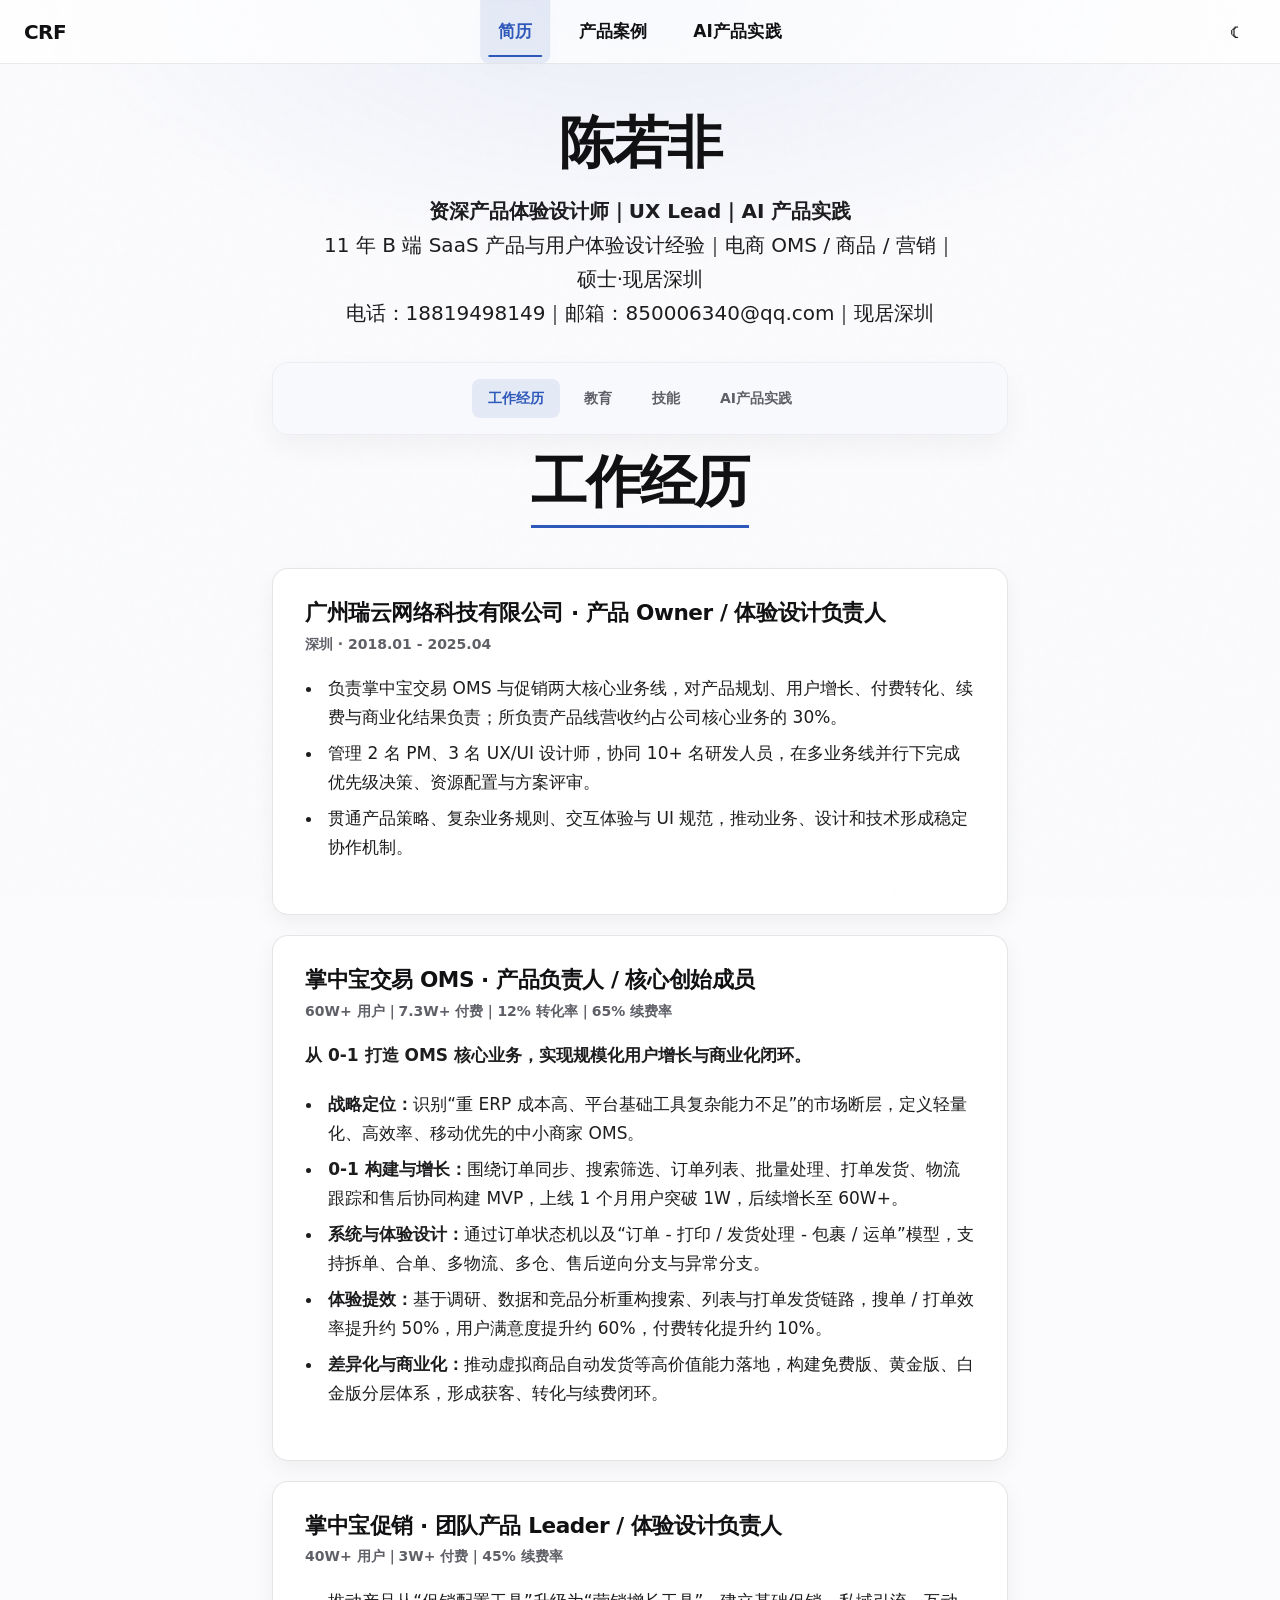
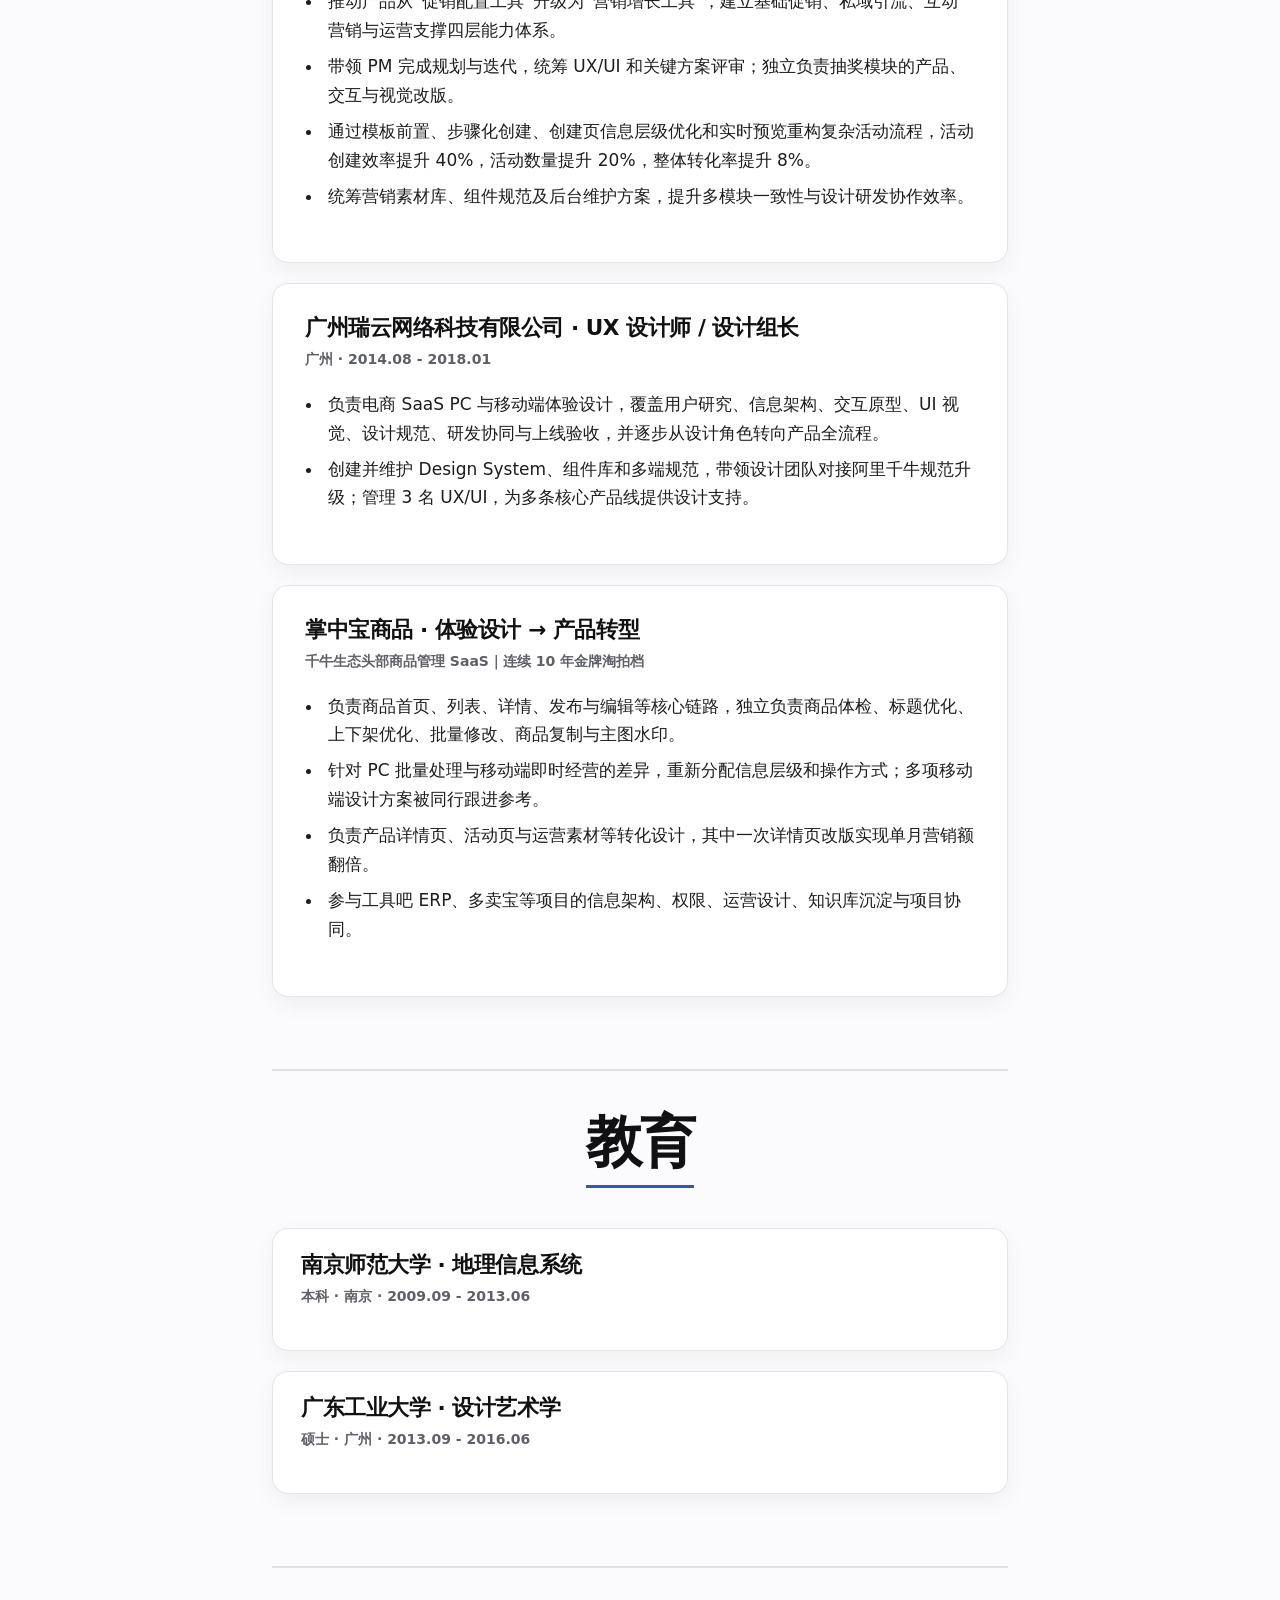
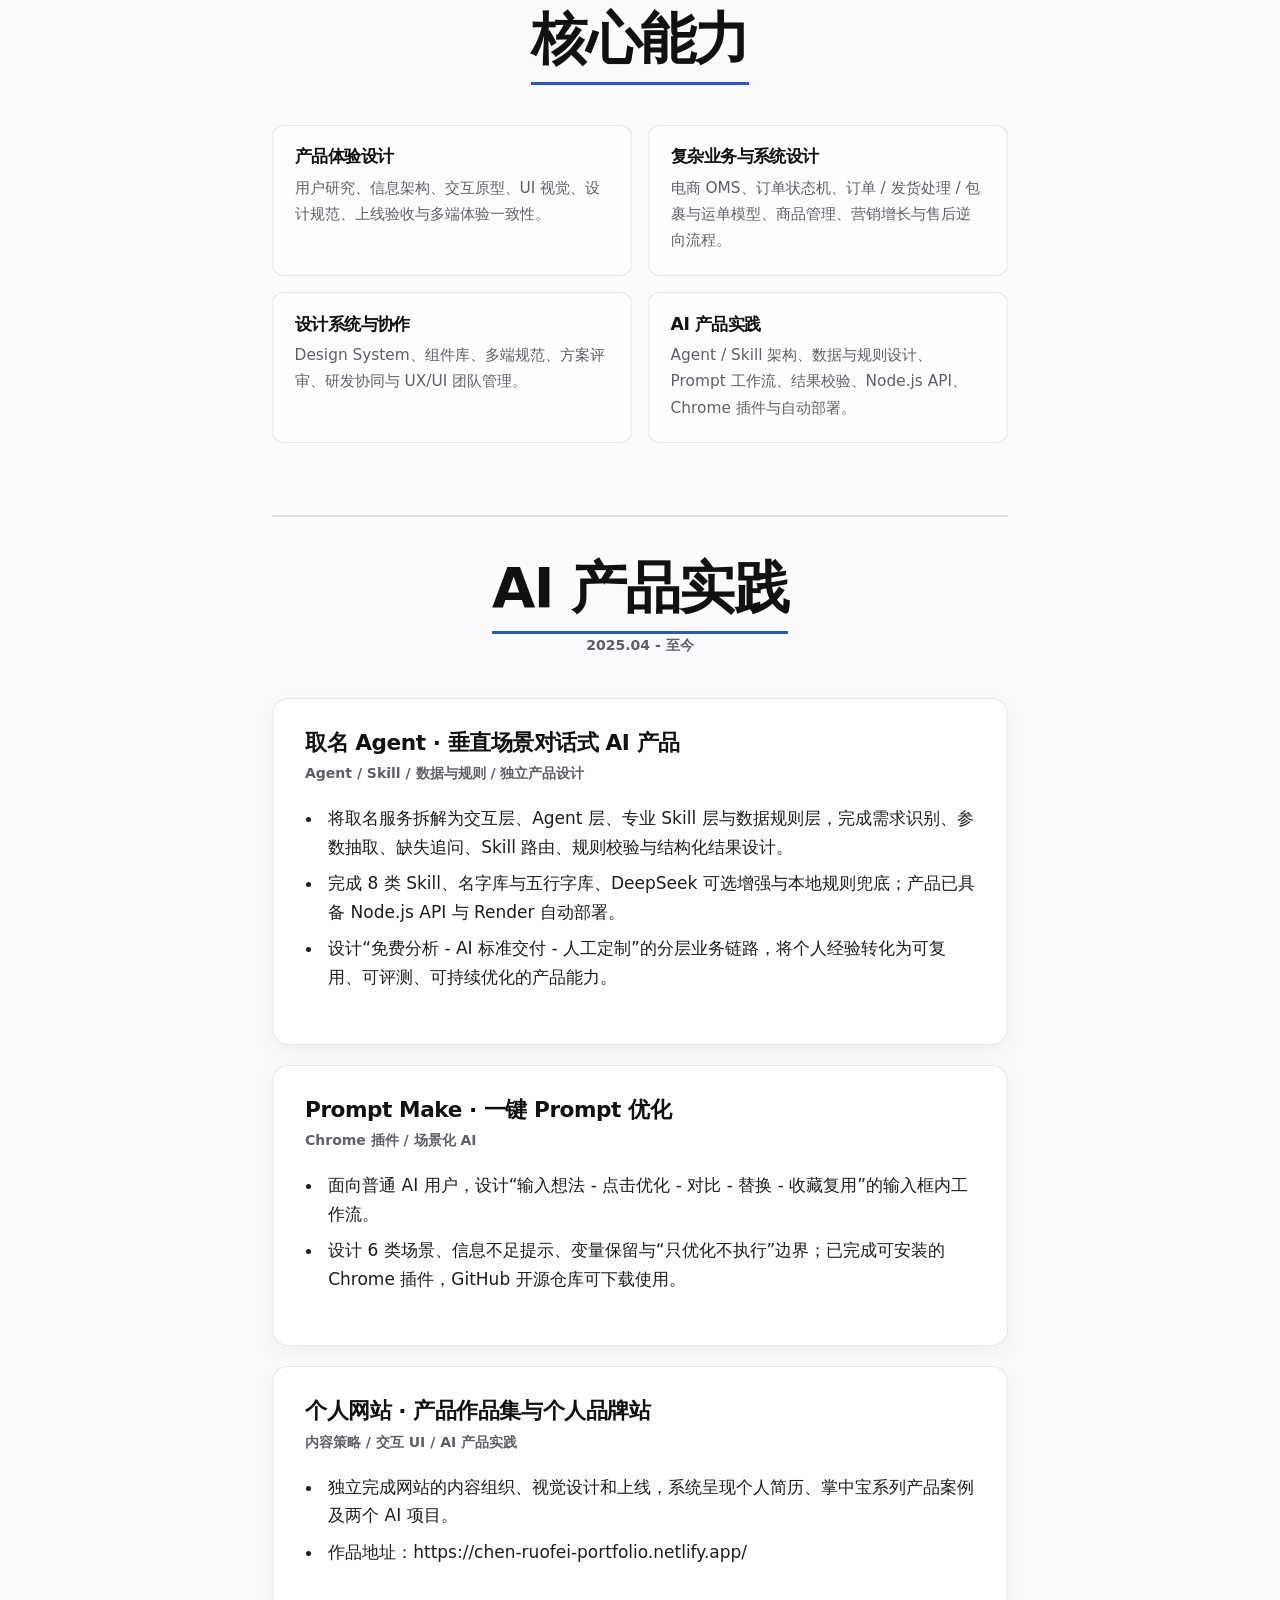
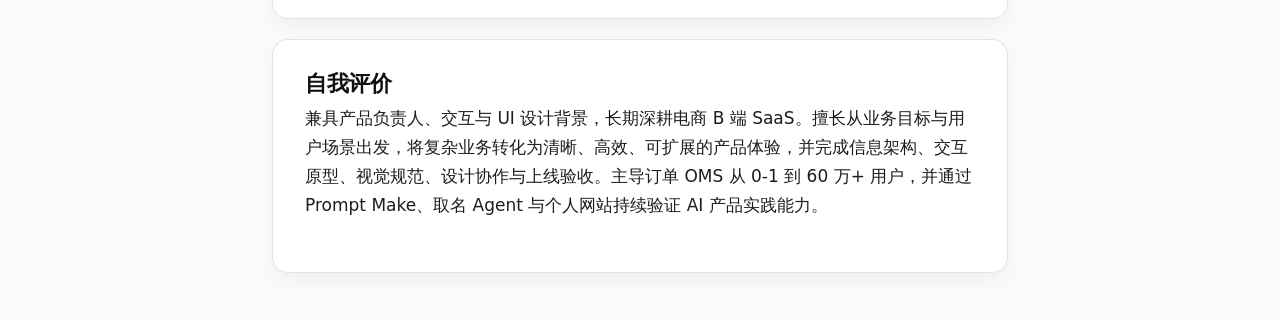
<file: index.html>
<!doctype html>
<html lang="zh-CN">
  <head>
    <meta charset="utf-8" />
    <meta name="viewport" content="width=device-width, initial-scale=1" />
    <title>陈若非 | 资深产品体验设计师</title>
    <meta
      name="description"
      content="陈若非，资深产品体验设计师 / UX Lead，拥有 11 年 B 端 SaaS 产品与用户体验设计经验，长期深耕电商 OMS、商品、营销与 AI 产品实践。"
    />
    <link
      rel="icon"
      href='data:image/svg+xml,<svg xmlns="http://www.w3.org/2000/svg" viewBox="0 0 64 64"><rect width="64" height="64" rx="12" fill="%23fff"/><text x="32" y="39" text-anchor="middle" font-family="Arial" font-size="20" font-weight="800" fill="%231d1d1f">CRF</text></svg>'
    />
    <link rel="stylesheet" href="styles.css" />
  </head>
  <body>
    <div class="page-container">
      <header class="site-header">
        <a class="site-logo" href="#about" aria-label="回到顶部">
          <span class="logo-text">CRF</span>
        </a>

        <nav class="primary-nav nav-links" aria-label="一级导航">
          <a class="nav-link active" href="index.html">简历</a>
          <div class="nav-dropdown">
            <a class="nav-link" href="product-cases.html" aria-haspopup="true">产品案例</a>
            <div class="nav-dropdown-menu" aria-label="产品案例">
              <a class="nav-dropdown-link" href="case-trade-oms.html">掌中宝交易</a>
              <a class="nav-dropdown-link" href="case-promo.html">掌中宝促销</a>
              <a class="nav-dropdown-link" href="case-goods.html">掌中宝商品</a>
            </div>
          </div>
          <div class="nav-dropdown">
            <a class="nav-link" href="vibe-coding.html" aria-haspopup="true">AI产品实践</a>
            <div class="nav-dropdown-menu" aria-label="AI产品实践">
              <a class="nav-dropdown-link" href="case-prompt-make.html">PromptMake</a>
              <a class="nav-dropdown-link" href="case-name-agent.html">NameAgent</a>
            </div>
          </div>
        </nav>

        <div class="nav-actions">
          <button class="theme-toggle" type="button" aria-label="切换为深色模式" title="切换为深色模式">
            <span class="theme-toggle-icon" aria-hidden="true">☾</span>
          </button>
          <button class="hamburger-button" type="button" aria-label="打开导航" aria-expanded="false">
            <span class="hamburger-icon" aria-hidden="true">
              <span></span>
              <span></span>
              <span></span>
            </span>
          </button>
        </div>
      </header>

      <div class="slide-menu-overlay" hidden></div>
      <aside class="slide-menu slide-menu--right" id="mobile-nav-menu" aria-hidden="true">
        <nav aria-label="移动端导航">
          <ul class="hamburger-ul">
            <li><a href="index.html"><h3 class="index-li">简历</h3></a></li>
            <li><a href="product-cases.html"><h3>产品案例</h3></a></li>
            <li><a href="vibe-coding.html"><h3>AI产品实践</h3></a></li>
          </ul>
        </nav>
      </aside>

      <main class="page-main">
        <section id="resume" class="resume-page">
          <header id="about" class="resume-header">
            <h1 class="resume-title">陈若非</h1>
            <p class="resume-summary">
              <strong>资深产品体验设计师｜UX Lead｜AI 产品实践</strong><br />
              11 年 B 端 SaaS 产品与用户体验设计经验｜电商 OMS / 商品 / 营销｜硕士·现居深圳<br />
              电话：18819498149｜邮箱：850006340@qq.com｜现居深圳
            </p>
          </header>

          <nav class="resume-nav" aria-label="简历二级导航">
            <a class="resume-nav-link active" href="#experience">工作经历</a>
            <a class="resume-nav-link" href="#education">教育</a>
            <a class="resume-nav-link" href="#skills">技能</a>
            <a class="resume-nav-link" href="#methods">AI产品实践</a>
          </nav>

          <div class="resume-content">
            <section id="experience" class="resume-section experience">
              <div class="title">
                <h3>工作经历</h3>
              </div>

              <article class="job-card">
                <h4>广州瑞云网络科技有限公司 · 产品 Owner / 体验设计负责人</h4>
                <p class="job-meta">深圳 · 2018.01 - 2025.04</p>
                <ul>
                  <li>负责掌中宝交易 OMS 与促销两大核心业务线，对产品规划、用户增长、付费转化、续费与商业化结果负责；所负责产品线营收约占公司核心业务的 30%。</li>
                  <li>管理 2 名 PM、3 名 UX/UI 设计师，协同 10+ 名研发人员，在多业务线并行下完成优先级决策、资源配置与方案评审。</li>
                  <li>贯通产品策略、复杂业务规则、交互体验与 UI 规范，推动业务、设计和技术形成稳定协作机制。</li>
                </ul>
              </article>

              <article class="job-card">
                <h4>掌中宝交易 OMS · 产品负责人 / 核心创始成员</h4>
                <p class="job-meta">60W+ 用户｜7.3W+ 付费｜12% 转化率｜65% 续费率</p>
                <p><strong>从 0-1 打造 OMS 核心业务，实现规模化用户增长与商业化闭环。</strong></p>
                <ul>
                  <li><strong>战略定位：</strong>识别“重 ERP 成本高、平台基础工具复杂能力不足”的市场断层，定义轻量化、高效率、移动优先的中小商家 OMS。</li>
                  <li><strong>0-1 构建与增长：</strong>围绕订单同步、搜索筛选、订单列表、批量处理、打单发货、物流跟踪和售后协同构建 MVP，上线 1 个月用户突破 1W，后续增长至 60W+。</li>
                  <li><strong>系统与体验设计：</strong>通过订单状态机以及“订单 - 打印 / 发货处理 - 包裹 / 运单”模型，支持拆单、合单、多物流、多仓、售后逆向分支与异常分支。</li>
                  <li><strong>体验提效：</strong>基于调研、数据和竞品分析重构搜索、列表与打单发货链路，搜单 / 打单效率提升约 50%，用户满意度提升约 60%，付费转化提升约 10%。</li>
                  <li><strong>差异化与商业化：</strong>推动虚拟商品自动发货等高价值能力落地，构建免费版、黄金版、白金版分层体系，形成获客、转化与续费闭环。</li>
                </ul>
              </article>

              <article class="job-card">
                <h4>掌中宝促销 · 团队产品 Leader / 体验设计负责人</h4>
                <p class="job-meta">40W+ 用户｜3W+ 付费｜45% 续费率</p>
                <ul>
                  <li>推动产品从“促销配置工具”升级为“营销增长工具”，建立基础促销、私域引流、互动营销与运营支撑四层能力体系。</li>
                  <li>带领 PM 完成规划与迭代，统筹 UX/UI 和关键方案评审；独立负责抽奖模块的产品、交互与视觉改版。</li>
                  <li>通过模板前置、步骤化创建、创建页信息层级优化和实时预览重构复杂活动流程，活动创建效率提升 40%，活动数量提升 20%，整体转化率提升 8%。</li>
                  <li>统筹营销素材库、组件规范及后台维护方案，提升多模块一致性与设计研发协作效率。</li>
                </ul>
              </article>

              <article class="job-card">
                <h4>广州瑞云网络科技有限公司 · UX 设计师 / 设计组长</h4>
                <p class="job-meta">广州 · 2014.08 - 2018.01</p>
                <ul>
                  <li>负责电商 SaaS PC 与移动端体验设计，覆盖用户研究、信息架构、交互原型、UI 视觉、设计规范、研发协同与上线验收，并逐步从设计角色转向产品全流程。</li>
                  <li>创建并维护 Design System、组件库和多端规范，带领设计团队对接阿里千牛规范升级；管理 3 名 UX/UI，为多条核心产品线提供设计支持。</li>
                </ul>
              </article>

              <article class="job-card">
                <h4>掌中宝商品 · 体验设计 → 产品转型</h4>
                <p class="job-meta">千牛生态头部商品管理 SaaS｜连续 10 年金牌淘拍档</p>
                <ul>
                  <li>负责商品首页、列表、详情、发布与编辑等核心链路，独立负责商品体检、标题优化、上下架优化、批量修改、商品复制与主图水印。</li>
                  <li>针对 PC 批量处理与移动端即时经营的差异，重新分配信息层级和操作方式；多项移动端设计方案被同行跟进参考。</li>
                  <li>负责产品详情页、活动页与运营素材等转化设计，其中一次详情页改版实现单月营销额翻倍。</li>
                  <li>参与工具吧 ERP、多卖宝等项目的信息架构、权限、运营设计、知识库沉淀与项目协同。</li>
                </ul>
              </article>
            </section>

            <section id="education" class="resume-section education">
              <div class="title">
                <h3>教育</h3>
              </div>

              <article class="job-card compact">
                <h4>南京师范大学 · 地理信息系统</h4>
                <p class="job-meta">本科 · 南京 · 2009.09 - 2013.06</p>
              </article>

              <article class="job-card compact">
                <h4>广东工业大学 · 设计艺术学</h4>
                <p class="job-meta">硕士 · 广州 · 2013.09 - 2016.06</p>
              </article>
            </section>

            <section id="skills" class="resume-section skills">
              <div class="title">
                <h3>核心能力</h3>
              </div>

              <div class="skill-groups">
                <article>
                  <h4>产品体验设计</h4>
                  <p>用户研究、信息架构、交互原型、UI 视觉、设计规范、上线验收与多端体验一致性。</p>
                </article>
                <article>
                  <h4>复杂业务与系统设计</h4>
                  <p>电商 OMS、订单状态机、订单 / 发货处理 / 包裹与运单模型、商品管理、营销增长与售后逆向流程。</p>
                </article>
                <article>
                  <h4>设计系统与协作</h4>
                  <p>Design System、组件库、多端规范、方案评审、研发协同与 UX/UI 团队管理。</p>
                </article>
                <article>
                  <h4>AI 产品实践</h4>
                  <p>Agent / Skill 架构、数据与规则设计、Prompt 工作流、结果校验、Node.js API、Chrome 插件与自动部署。</p>
                </article>
              </div>
            </section>

            <section id="methods" class="resume-section methods">
              <div class="title">
                <h3>AI 产品实践</h3>
                <p class="job-meta">2025.04 - 至今</p>
              </div>

              <article class="job-card">
                <h4>取名 Agent · 垂直场景对话式 AI 产品</h4>
                <p class="job-meta">Agent / Skill / 数据与规则 / 独立产品设计</p>
                <ul>
                  <li>将取名服务拆解为交互层、Agent 层、专业 Skill 层与数据规则层，完成需求识别、参数抽取、缺失追问、Skill 路由、规则校验与结构化结果设计。</li>
                  <li>完成 8 类 Skill、名字库与五行字库、DeepSeek 可选增强与本地规则兜底；产品已具备 Node.js API 与 Render 自动部署。</li>
                  <li>设计“免费分析 - AI 标准交付 - 人工定制”的分层业务链路，将个人经验转化为可复用、可评测、可持续优化的产品能力。</li>
                </ul>
              </article>

              <article class="job-card">
                <h4>Prompt Make · 一键 Prompt 优化</h4>
                <p class="job-meta">Chrome 插件 / 场景化 AI</p>
                <ul>
                  <li>面向普通 AI 用户，设计“输入想法 - 点击优化 - 对比 - 替换 - 收藏复用”的输入框内工作流。</li>
                  <li>设计 6 类场景、信息不足提示、变量保留与“只优化不执行”边界；已完成可安装的 Chrome 插件，GitHub 开源仓库可下载使用。</li>
                </ul>
              </article>

              <article class="job-card">
                <h4>个人网站 · 产品作品集与个人品牌站</h4>
                <p class="job-meta">内容策略 / 交互 UI / AI 产品实践</p>
                <ul>
                  <li>独立完成网站的内容组织、视觉设计和上线，系统呈现个人简历、掌中宝系列产品案例及两个 AI 项目。</li>
                  <li>作品地址：https://chen-ruofei-portfolio.netlify.app/</li>
                </ul>
              </article>

              <article class="job-card">
                <h4>自我评价</h4>
                <p>兼具产品负责人、交互与 UI 设计背景，长期深耕电商 B 端 SaaS。擅长从业务目标与用户场景出发，将复杂业务转化为清晰、高效、可扩展的产品体验，并完成信息架构、交互原型、视觉规范、设计协作与上线验收。主导订单 OMS 从 0-1 到 60 万+ 用户，并通过 Prompt Make、取名 Agent 与个人网站持续验证 AI 产品实践能力。</p>
              </article>
            </section>

          </div>
        </section>
      </main>
    </div>

    <script src="script.js"></script>
  </body>
</html>
</file>
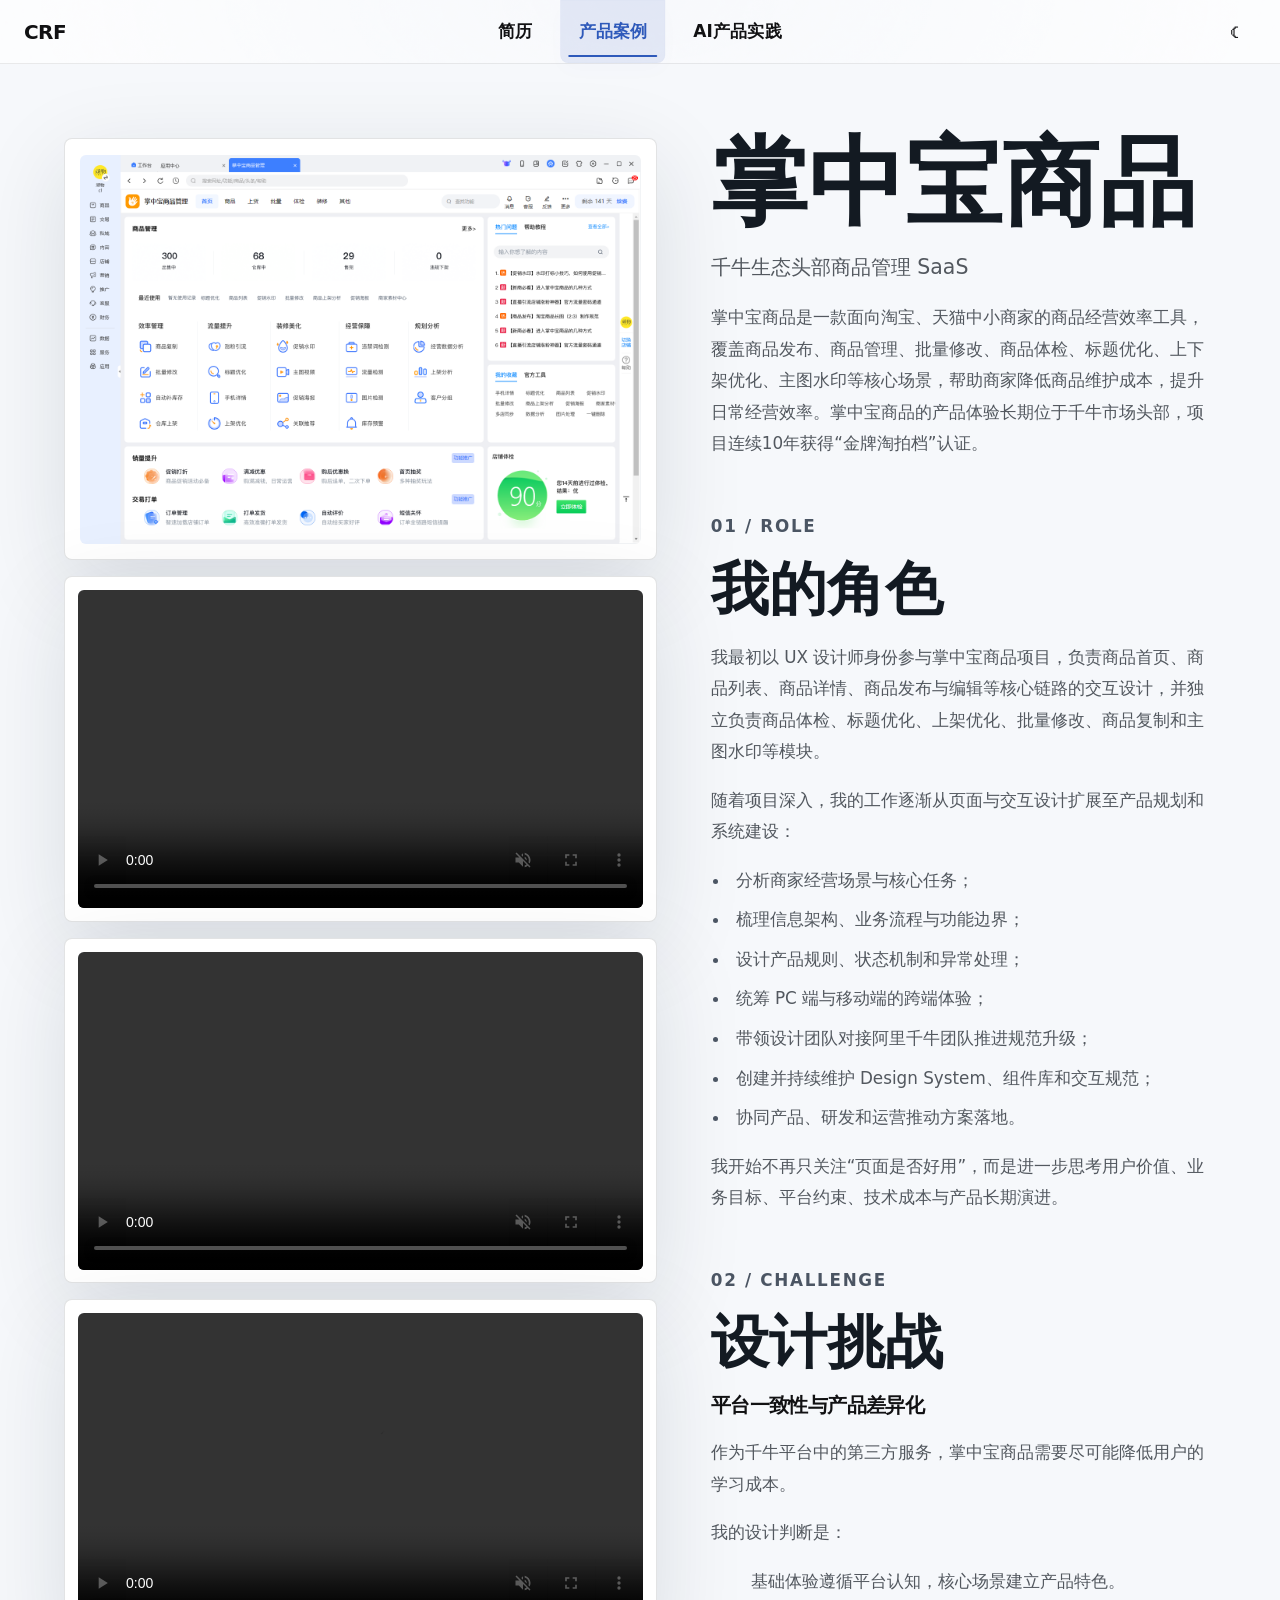
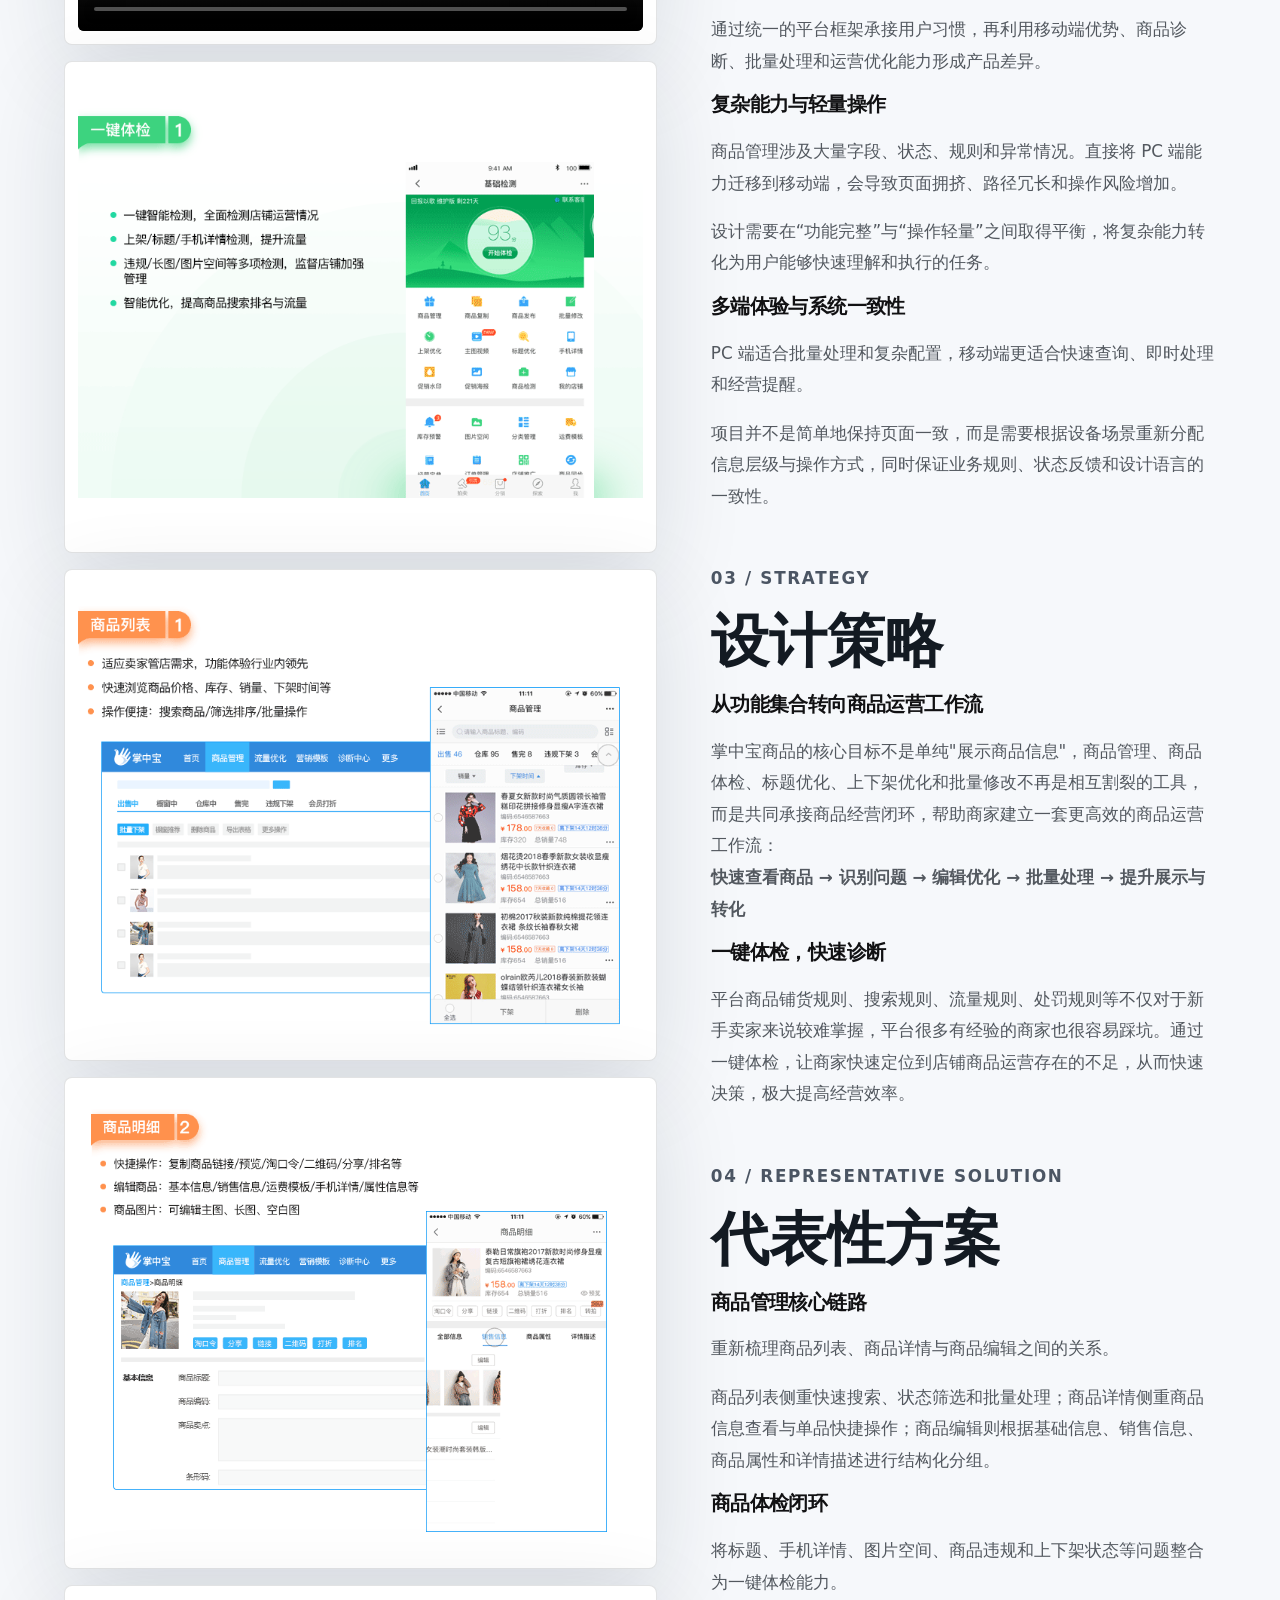
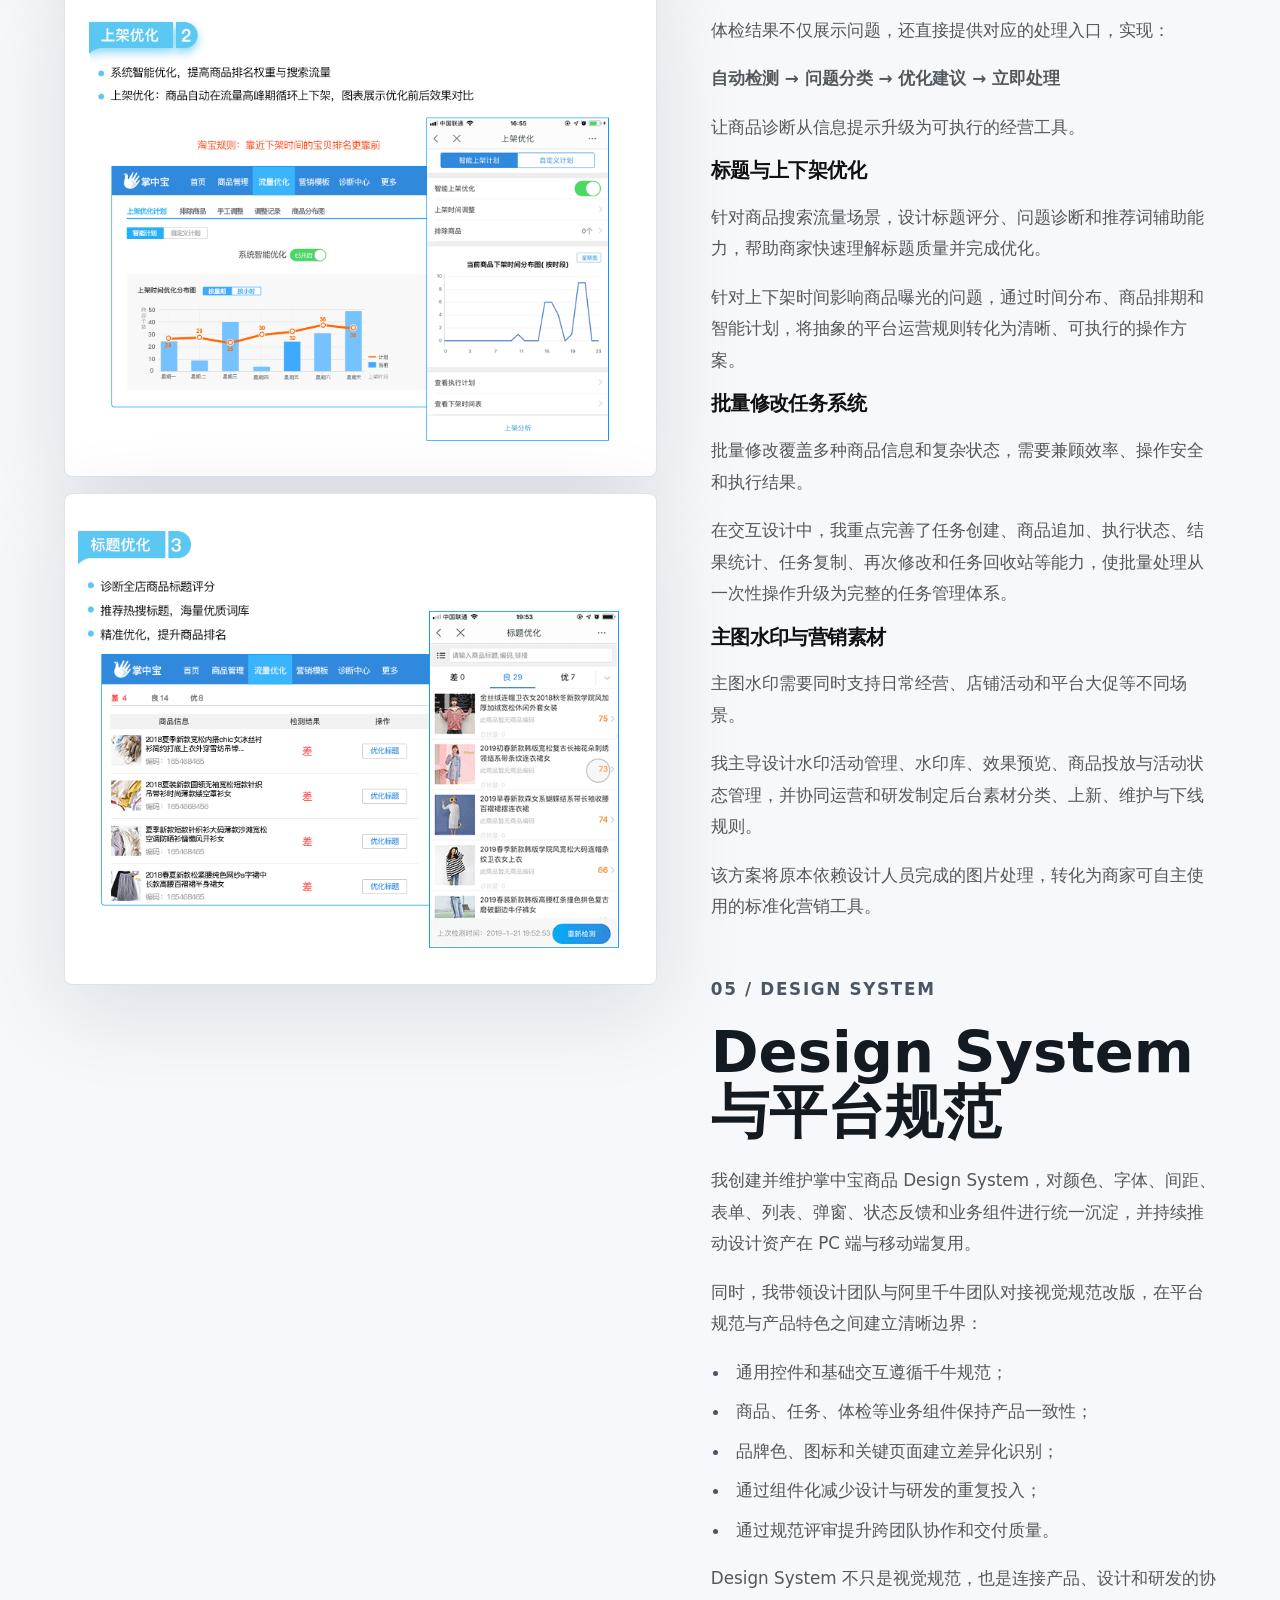
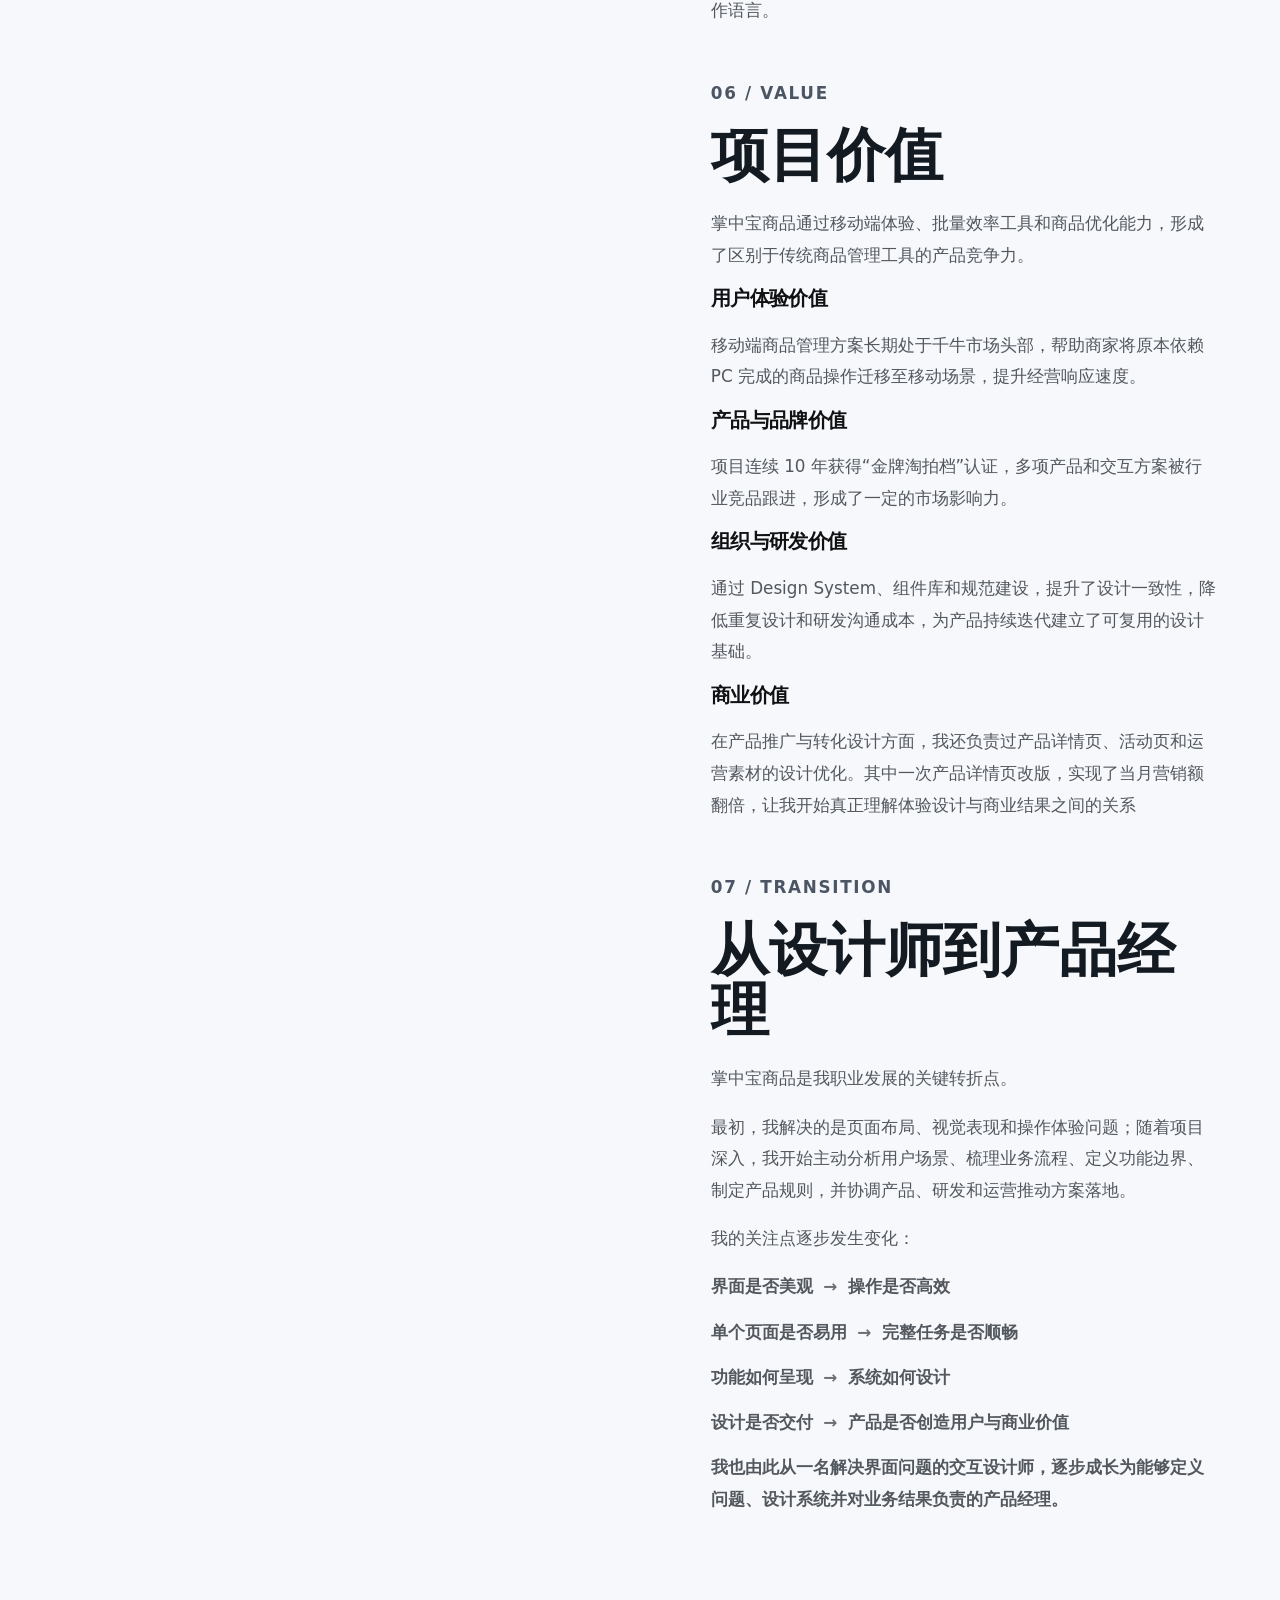
<file: case-goods.html>
<!doctype html>
<html lang="zh-CN">
  <head>
    <meta charset="utf-8" />
    <meta name="viewport" content="width=device-width, initial-scale=1" />
    <title>掌中宝商品案例 | 陈若非</title>
    <meta name="description" content="掌中宝商品是一款面向淘宝、天猫中小商家的商品经营效率工具，覆盖商品发布、商品管理、批量修改、商品体检、标题优化、上下架优化、主图水印等核心场景。" />
    <link rel="stylesheet" href="styles.css" />
  </head>
  <body class="case-study-body trade-split-body">
    <div class="page-container">
      <header class="site-header">
        <a class="site-logo" href="index.html" aria-label="回到简历"><span class="logo-text">CRF</span></a>
        <nav class="primary-nav nav-links" aria-label="一级导航">
          <a class="nav-link" href="index.html">简历</a>
          <div class="nav-dropdown">
            <a class="nav-link active" href="product-cases.html" aria-haspopup="true">产品案例</a>
            <div class="nav-dropdown-menu" aria-label="产品案例">
              <a class="nav-dropdown-link" href="case-trade-oms.html">掌中宝交易</a>
              <a class="nav-dropdown-link" href="case-promo.html">掌中宝促销</a>
              <a class="nav-dropdown-link active" href="case-goods.html" aria-current="page">掌中宝商品</a>
            </div>
          </div>
          <div class="nav-dropdown">
            <a class="nav-link" href="vibe-coding.html" aria-haspopup="true">AI产品实践</a>
            <div class="nav-dropdown-menu" aria-label="AI产品实践">
              <a class="nav-dropdown-link" href="case-prompt-make.html">PromptMake</a>
              <a class="nav-dropdown-link" href="case-name-agent.html">NameAgent</a>
            </div>
          </div>
        </nav>
        <div class="nav-actions">
          <button class="theme-toggle" type="button" aria-label="切换为深色模式" title="切换为深色模式"><span class="theme-toggle-icon" aria-hidden="true">☾</span></button>
          <button class="hamburger-button" type="button" aria-label="打开导航" aria-expanded="false"><span class="hamburger-icon" aria-hidden="true"><span></span><span></span><span></span></span></button>
        </div>
      </header>
      <div class="slide-menu-overlay" hidden></div>
      <aside class="slide-menu slide-menu--right" id="mobile-nav-menu" aria-hidden="true">
        <nav aria-label="移动端导航">
          <ul class="hamburger-ul">
            <li><a href="index.html"><h3>简历</h3></a></li>
            <li><a href="product-cases.html"><h3 class="index-li">产品案例</h3></a></li>
            <li><a href="vibe-coding.html"><h3>AI产品实践</h3></a></li>
          </ul>
        </nav>
      </aside>

      <main class="page-main trade-split-main goods-split-main goods-case-main goods-continuous-main">
        <section class="trade-split-section trade-split-hero goods-continuous-section" aria-labelledby="goods-case-title">
          <div class="trade-split-visual">
            <div class="goods-media-stack goods-continuous-media">
              <figure class="trade-split-frame case-split-frame goods-frame goods-frame--dashboard goods-frame--padded">
                <img src="assets/goods/goods-dashboard.png" alt="掌中宝商品 PC 工作台总览" decoding="async" fetchpriority="high" />
              </figure>
              <figure class="trade-split-frame goods-video-frame">
                <video src="assets/goods/goods-mobile-demo-1.mp4" data-play-when-visible preload="metadata" loop muted playsinline controls aria-label="掌中宝商品移动端体验视频一"></video>
              </figure>
              <figure class="trade-split-frame goods-video-frame">
                <video src="assets/goods/goods-mobile-demo-2.mp4" data-play-when-visible preload="none" loop muted playsinline controls aria-label="掌中宝商品移动端体验视频二"></video>
              </figure>
              <figure class="trade-split-frame goods-video-frame">
                <video src="assets/goods/goods-watermark-demo.mp4" data-play-when-visible preload="none" loop muted playsinline controls aria-label="掌中宝商品主图水印功能演示视频"></video>
              </figure>
              <figure class="trade-split-frame case-split-frame goods-frame goods-frame--gif">
                <img src="assets/goods/goods-checkup.gif" alt="掌中宝商品一键体检能力展示" loading="lazy" decoding="async" />
              </figure>
              <figure class="trade-split-frame case-split-frame goods-frame goods-frame--gif">
                <img src="assets/goods/goods-list.gif" alt="掌中宝商品列表 PC 与移动端设计" loading="lazy" decoding="async" />
              </figure>
              <figure class="trade-split-frame case-split-frame goods-frame goods-frame--gif">
                <img src="assets/goods/goods-detail.gif" alt="掌中宝商品详情与编辑页设计" loading="lazy" decoding="async" />
              </figure>
              <figure class="trade-split-frame case-split-frame goods-frame goods-frame--gif">
                <img src="assets/goods/goods-shelf-optimization.gif" alt="掌中宝商品上架优化计划" loading="lazy" decoding="async" />
              </figure>
              <figure class="trade-split-frame case-split-frame goods-frame goods-frame--gif">
                <img src="assets/goods/goods-title-optimization.gif" alt="掌中宝商品标题优化评分与推荐词" loading="lazy" decoding="async" />
              </figure>
            </div>
          </div>
          <article class="trade-split-copy goods-continuous-copy">
            <h1 id="goods-case-title">掌中宝商品</h1>
            <p class="trade-split-lede">千牛生态头部商品管理 SaaS</p>
            <p>掌中宝商品是一款面向淘宝、天猫中小商家的商品经营效率工具，覆盖商品发布、商品管理、批量修改、商品体检、标题优化、上下架优化、主图水印等核心场景，帮助商家降低商品维护成本，提升日常经营效率。掌中宝商品的产品体验长期位于千牛市场头部，项目连续10年获得“金牌淘拍档”认证。</p>
            <p class="trade-section-label">01 / Role</p>
            <h2 id="goods-role">我的角色</h2>
              <p>我最初以 UX 设计师身份参与掌中宝商品项目，负责商品首页、商品列表、商品详情、商品发布与编辑等核心链路的交互设计，并独立负责商品体检、标题优化、上架优化、批量修改、商品复制和主图水印等模块。</p>
              <p>随着项目深入，我的工作逐渐从页面与交互设计扩展至产品规划和系统建设：</p>
              <ul>
                <li>分析商家经营场景与核心任务；</li>
                <li>梳理信息架构、业务流程与功能边界；</li>
                <li>设计产品规则、状态机制和异常处理；</li>
                <li>统筹 PC 端与移动端的跨端体验；</li>
                <li>带领设计团队对接阿里千牛团队推进规范升级；</li>
                <li>创建并持续维护 Design System、组件库和交互规范；</li>
                <li>协同产品、研发和运营推动方案落地。</li>
              </ul>
              <p>我开始不再只关注“页面是否好用”，而是进一步思考用户价值、业务目标、平台约束、技术成本与产品长期演进。</p>
            <p class="trade-section-label">02 / Challenge</p>
            <h2 id="goods-challenge">设计挑战</h2>
              <h3>平台一致性与产品差异化</h3>
              <p>作为千牛平台中的第三方服务，掌中宝商品需要尽可能降低用户的学习成本。</p>
              <p>我的设计判断是：</p>
              <blockquote>
                <p>基础体验遵循平台认知，核心场景建立产品特色。</p>
              </blockquote>
              <p>通过统一的平台框架承接用户习惯，再利用移动端优势、商品诊断、批量处理和运营优化能力形成产品差异。</p>
              <h3>复杂能力与轻量操作</h3>
              <p>商品管理涉及大量字段、状态、规则和异常情况。直接将 PC 端能力迁移到移动端，会导致页面拥挤、路径冗长和操作风险增加。</p>
              <p>设计需要在“功能完整”与“操作轻量”之间取得平衡，将复杂能力转化为用户能够快速理解和执行的任务。</p>
              <h3>多端体验与系统一致性</h3>
              <p>PC 端适合批量处理和复杂配置，移动端更适合快速查询、即时处理和经营提醒。</p>
              <p>项目并不是简单地保持页面一致，而是需要根据设备场景重新分配信息层级与操作方式，同时保证业务规则、状态反馈和设计语言的一致性。</p>
            <p class="trade-section-label">03 / Strategy</p>
            <h2 id="goods-strategy">设计策略</h2>
              <h3>从功能集合转向商品运营工作流</h3>
              <p>掌中宝商品的核心目标不是单纯"展示商品信息"，商品管理、商品体检、标题优化、上下架优化和批量修改不再是相互割裂的工具，而是共同承接商品经营闭环，帮助商家建立一套更高效的商品运营工作流：<br /><strong>快速查看商品 → 识别问题 → 编辑优化 → 批量处理 → 提升展示与转化</strong></p>
              <h3>一键体检，快速诊断</h3>
              <p>平台商品铺货规则、搜索规则、流量规则、处罚规则等不仅对于新手卖家来说较难掌握，平台很多有经验的商家也很容易踩坑。通过一键体检，让商家快速定位到店铺商品运营存在的不足，从而快速决策，极大提高经营效率。</p>
            <p class="trade-section-label">04 / Representative Solution</p>
            <h2 id="goods-solution">代表性方案</h2>
              <h3>商品管理核心链路</h3>
              <p>重新梳理商品列表、商品详情与商品编辑之间的关系。</p>
              <p>商品列表侧重快速搜索、状态筛选和批量处理；商品详情侧重商品信息查看与单品快捷操作；商品编辑则根据基础信息、销售信息、商品属性和详情描述进行结构化分组。</p>
              <h3>商品体检闭环</h3>
              <p>将标题、手机详情、图片空间、商品违规和上下架状态等问题整合为一键体检能力。</p>
              <p>体检结果不仅展示问题，还直接提供对应的处理入口，实现：</p>
              <p><strong>自动检测 → 问题分类 → 优化建议 → 立即处理</strong></p>
              <p>让商品诊断从信息提示升级为可执行的经营工具。</p>
              <h3>标题与上下架优化</h3>
              <p>针对商品搜索流量场景，设计标题评分、问题诊断和推荐词辅助能力，帮助商家快速理解标题质量并完成优化。</p>
              <p>针对上下架时间影响商品曝光的问题，通过时间分布、商品排期和智能计划，将抽象的平台运营规则转化为清晰、可执行的操作方案。</p>
              <h3>批量修改任务系统</h3>
              <p>批量修改覆盖多种商品信息和复杂状态，需要兼顾效率、操作安全和执行结果。</p>
              <p>在交互设计中，我重点完善了任务创建、商品追加、执行状态、结果统计、任务复制、再次修改和任务回收站等能力，使批量处理从一次性操作升级为完整的任务管理体系。</p>
              <h3>主图水印与营销素材</h3>
              <p>主图水印需要同时支持日常经营、店铺活动和平台大促等不同场景。</p>
              <p>我主导设计水印活动管理、水印库、效果预览、商品投放与活动状态管理，并协同运营和研发制定后台素材分类、上新、维护与下线规则。</p>
              <p>该方案将原本依赖设计人员完成的图片处理，转化为商家可自主使用的标准化营销工具。</p>
            <p class="trade-section-label">05 / Design System</p>
            <h2 id="goods-system">Design System 与平台规范</h2>
              <p>我创建并维护掌中宝商品 Design System，对颜色、字体、间距、表单、列表、弹窗、状态反馈和业务组件进行统一沉淀，并持续推动设计资产在 PC 端与移动端复用。</p>
              <p>同时，我带领设计团队与阿里千牛团队对接视觉规范改版，在平台规范与产品特色之间建立清晰边界：</p>
              <ul>
                <li>通用控件和基础交互遵循千牛规范；</li>
                <li>商品、任务、体检等业务组件保持产品一致性；</li>
                <li>品牌色、图标和关键页面建立差异化识别；</li>
                <li>通过组件化减少设计与研发的重复投入；</li>
                <li>通过规范评审提升跨团队协作和交付质量。</li>
              </ul>
              <p>Design System 不只是视觉规范，也是连接产品、设计和研发的协作语言。</p>
            <p class="trade-section-label">06 / Value</p>
            <h2 id="goods-value">项目价值</h2>
              <p>掌中宝商品通过移动端体验、批量效率工具和商品优化能力，形成了区别于传统商品管理工具的产品竞争力。</p>
              <h3>用户体验价值</h3>
              <p>移动端商品管理方案长期处于千牛市场头部，帮助商家将原本依赖 PC 完成的商品操作迁移至移动场景，提升经营响应速度。</p>
              <h3>产品与品牌价值</h3>
              <p>项目连续 10 年获得“金牌淘拍档”认证，多项产品和交互方案被行业竞品跟进，形成了一定的市场影响力。</p>
              <h3>组织与研发价值</h3>
              <p>通过 Design System、组件库和规范建设，提升了设计一致性，降低重复设计和研发沟通成本，为产品持续迭代建立了可复用的设计基础。</p>
              <h3>商业价值</h3>
              <p>在产品推广与转化设计方面，我还负责过产品详情页、活动页和运营素材的设计优化。其中一次产品详情页改版，实现了当月营销额翻倍，让我开始真正理解体验设计与商业结果之间的关系</p>
            <p class="trade-section-label">07 / Transition</p>
            <h2 id="goods-transition">从设计师到产品经理</h2>
              <p>掌中宝商品是我职业发展的关键转折点。</p>
              <p>最初，我解决的是页面布局、视觉表现和操作体验问题；随着项目深入，我开始主动分析用户场景、梳理业务流程、定义功能边界、制定产品规则，并协调产品、研发和运营推动方案落地。</p>
              <p>我的关注点逐步发生变化：</p>
              <p class="goods-transition-line"><strong>界面是否美观</strong><span>→</span><strong>操作是否高效</strong></p>
              <p class="goods-transition-line"><strong>单个页面是否易用</strong><span>→</span><strong>完整任务是否顺畅</strong></p>
              <p class="goods-transition-line"><strong>功能如何呈现</strong><span>→</span><strong>系统如何设计</strong></p>
              <p class="goods-transition-line"><strong>设计是否交付</strong><span>→</span><strong>产品是否创造用户与商业价值</strong></p>
              <p><strong>我也由此从一名解决界面问题的交互设计师，逐步成长为能够定义问题、设计系统并对业务结果负责的产品经理。</strong></p>
          </article>
        </section>
      </main>
    </div>
    <script src="script.js?v=goods-static-media"></script>
  </body>
</html>
</file>
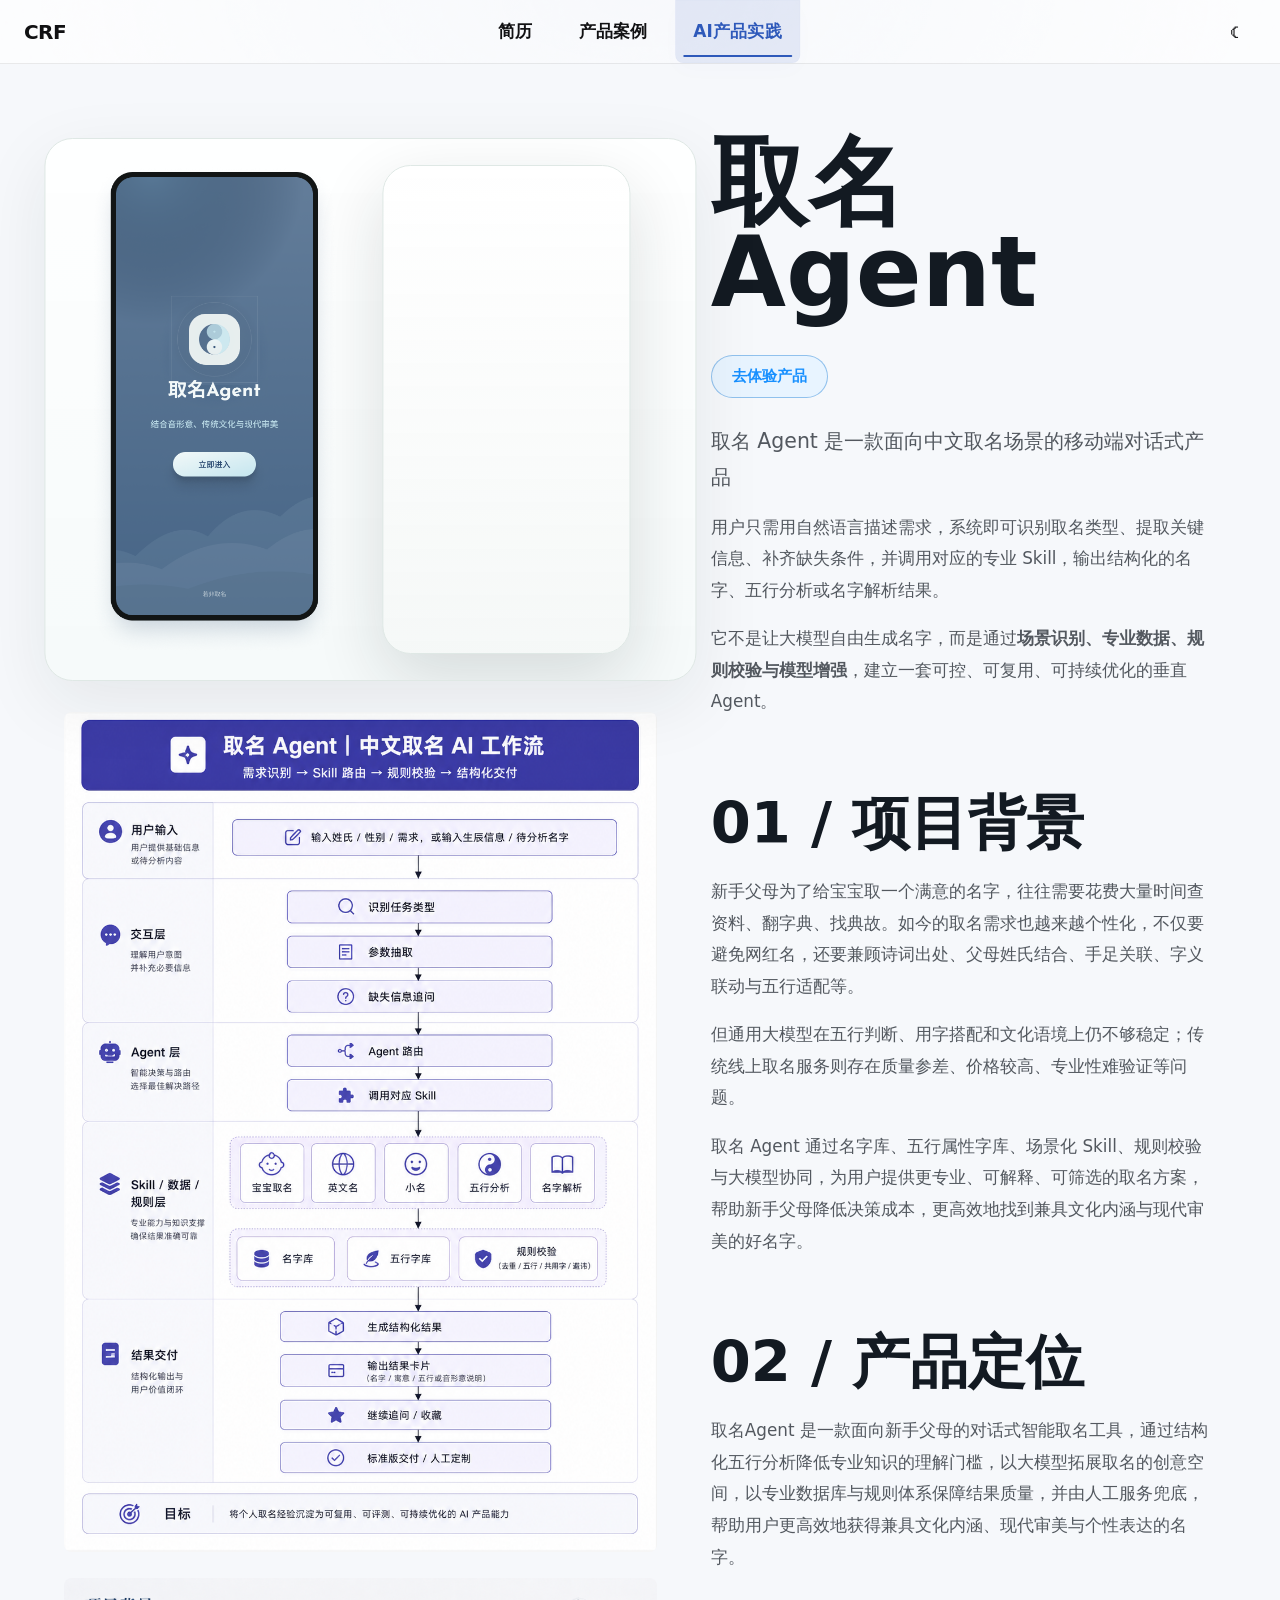
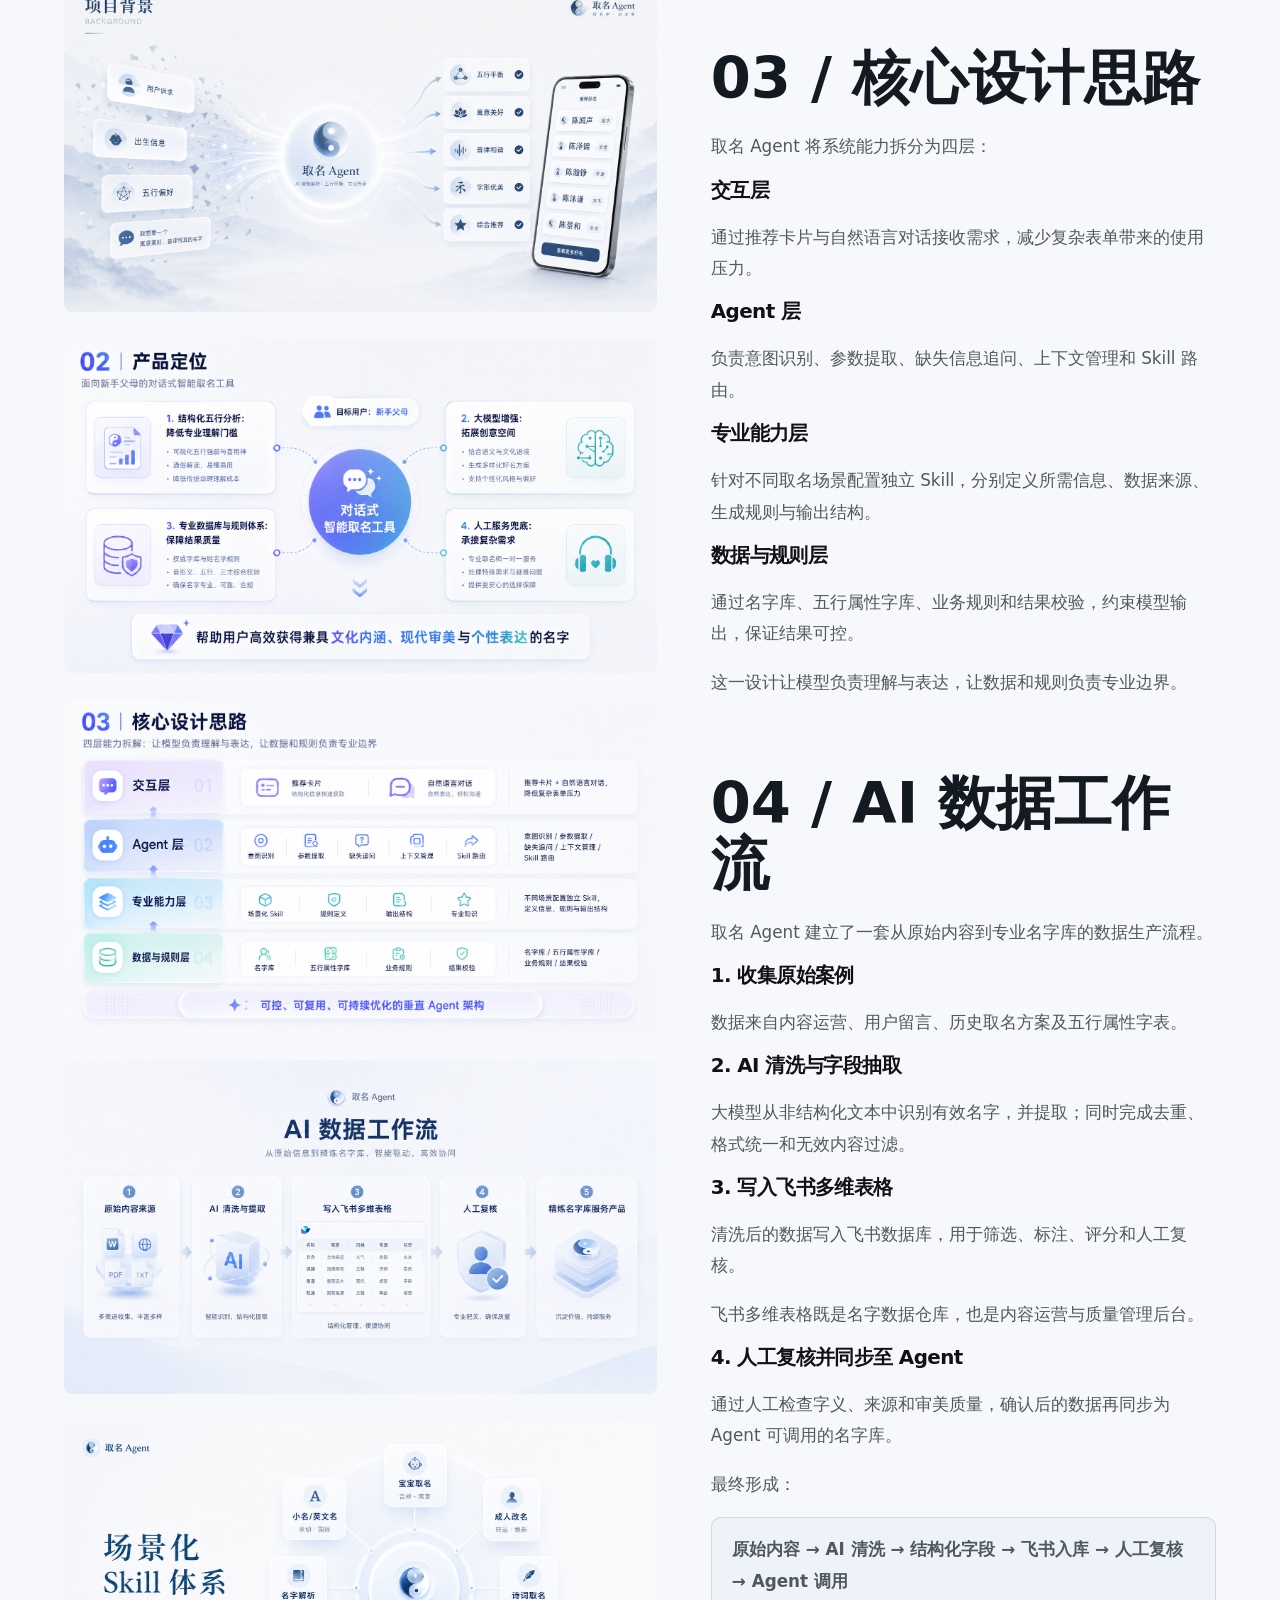
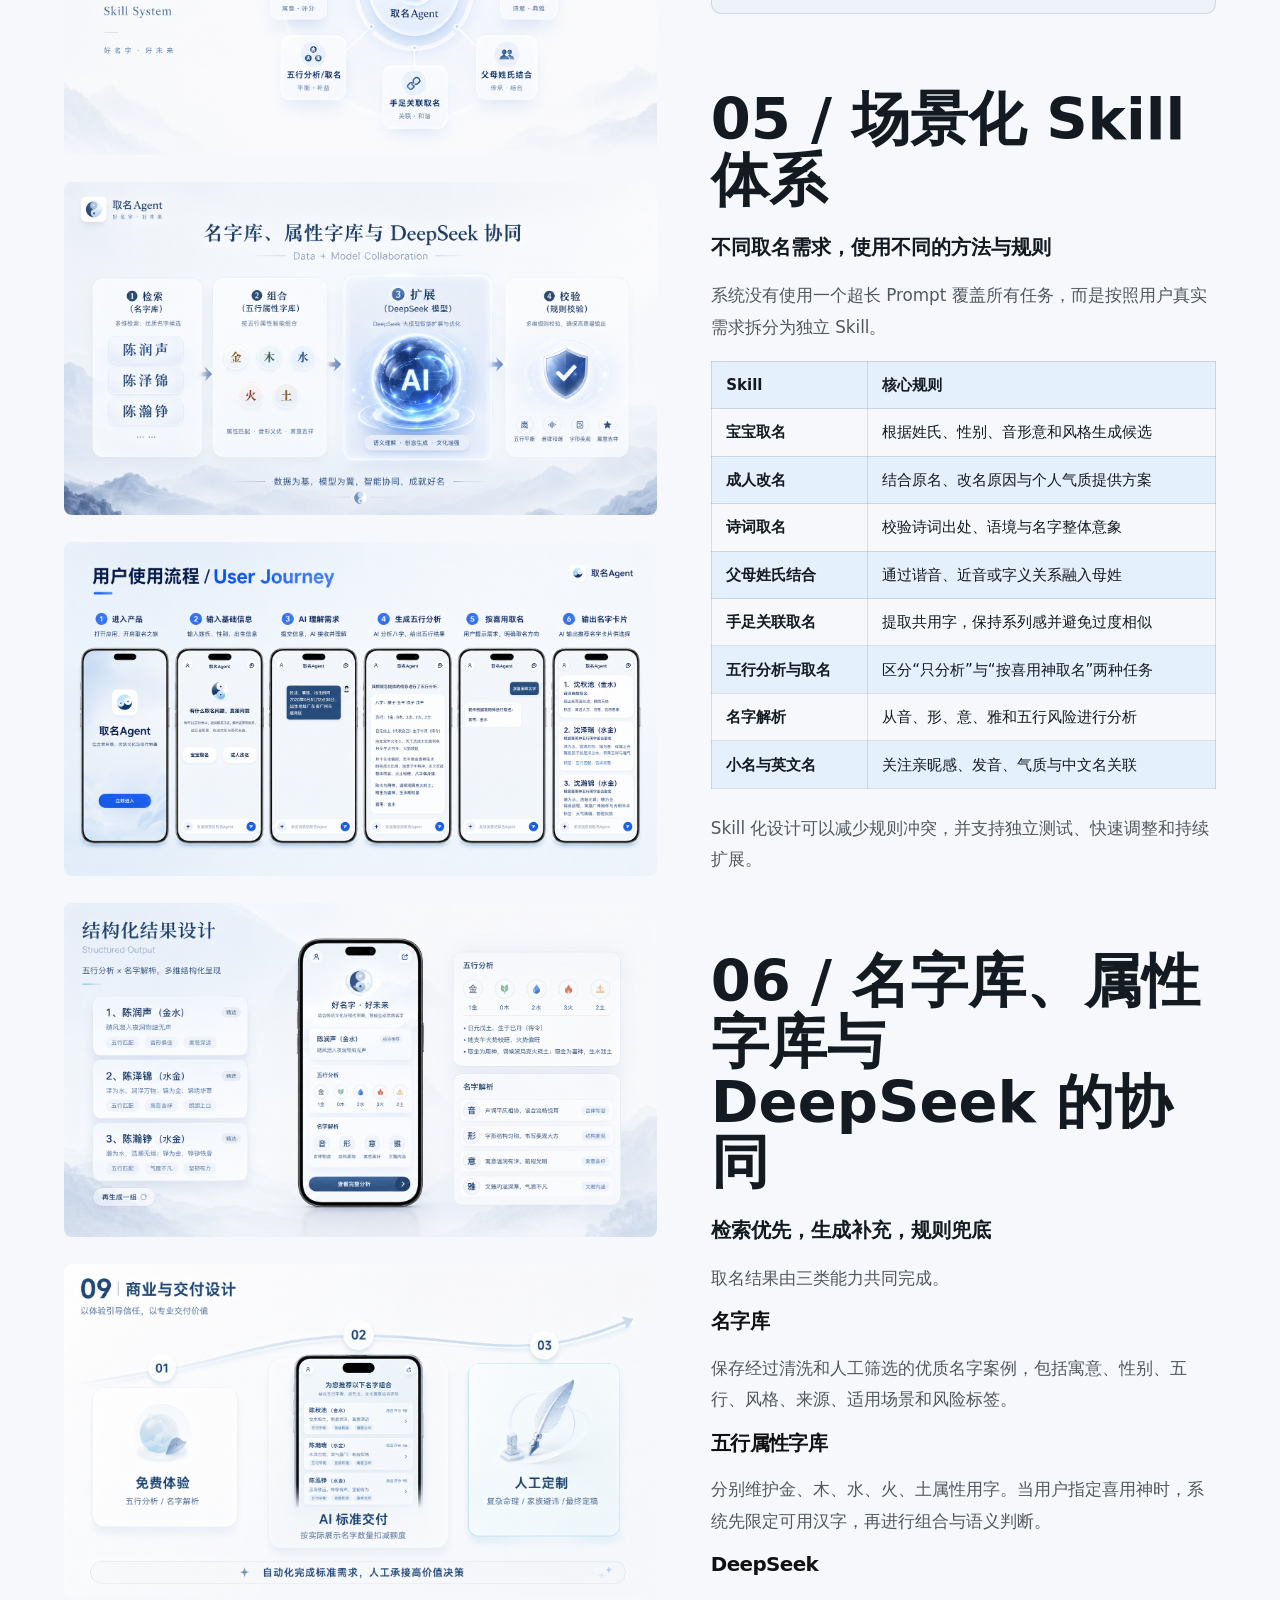
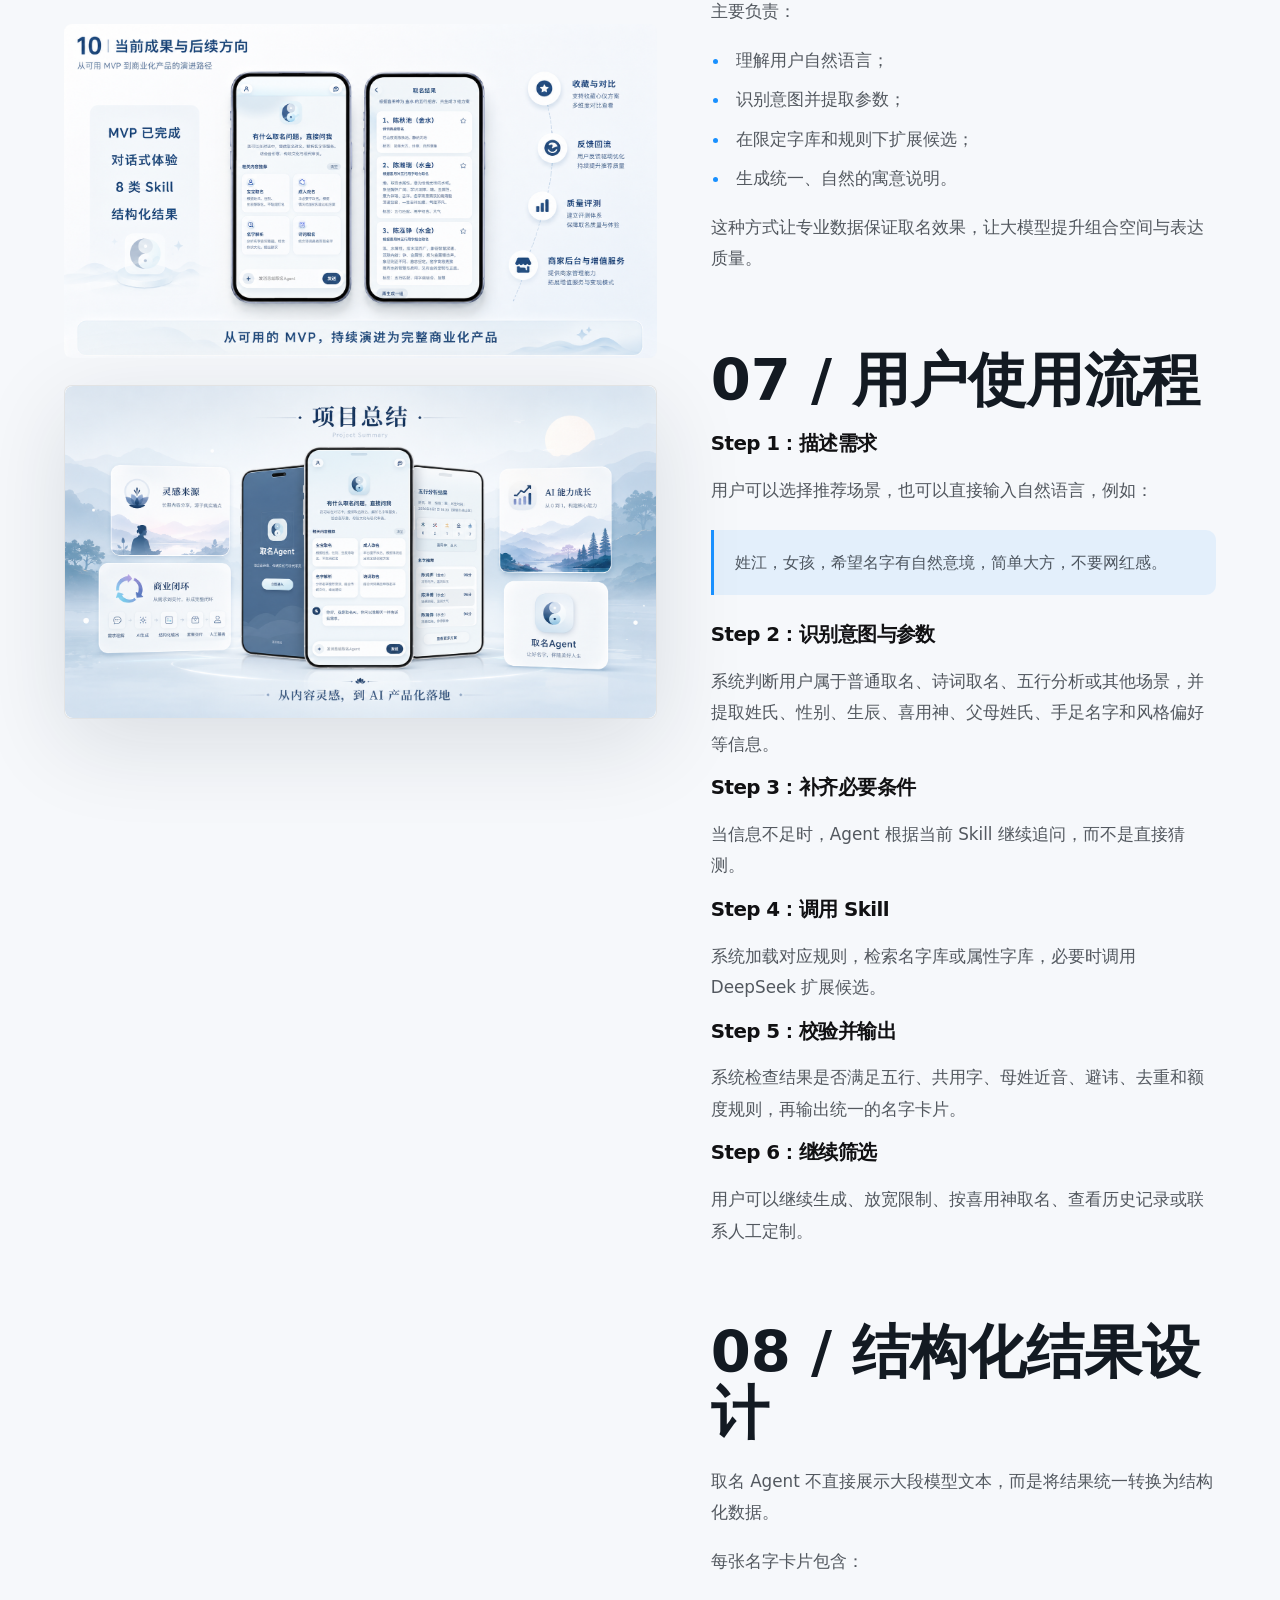
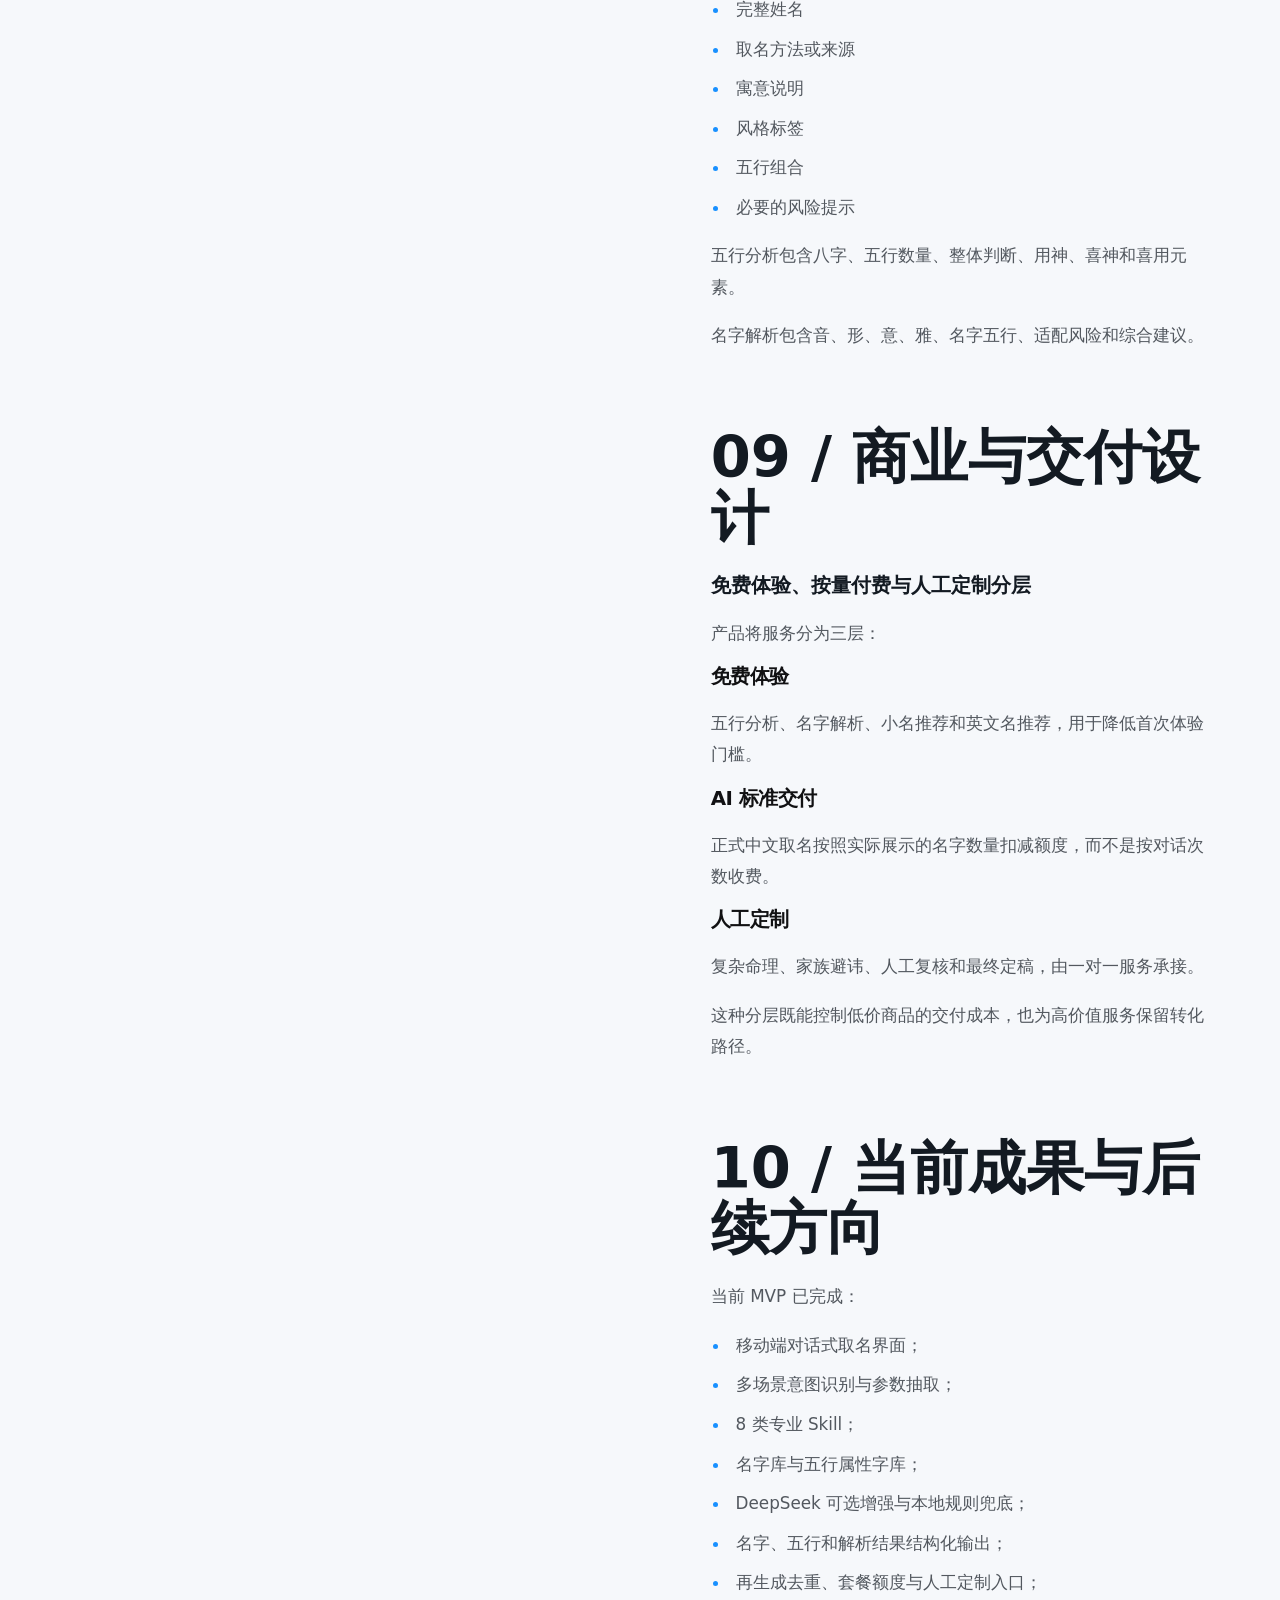
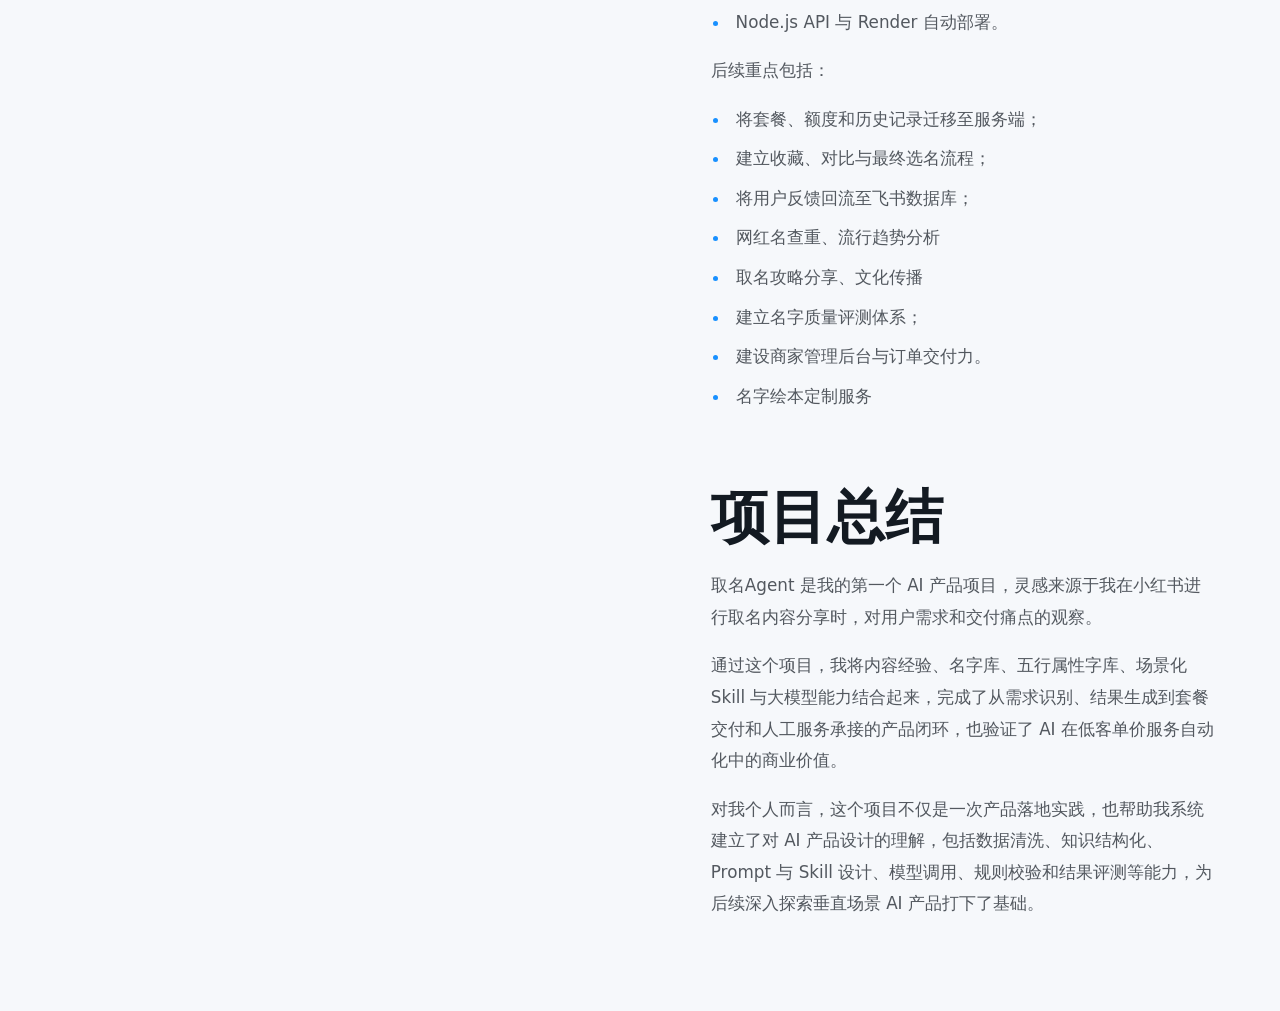
<file: case-name-agent.html>
<!doctype html>
<html lang="zh-CN">
  <head>
    <meta charset="utf-8" />
    <meta name="viewport" content="width=device-width, initial-scale=1" />
    <title>取名 Agent 项目专题 | 陈若非</title>
    <meta name="description" content="取名 Agent 项目专题：面向中文取名场景的移动端对话式 AI 产品，通过场景识别、专业数据、规则校验与模型增强，提供结构化名字、五行分析与名字解析。" />
    <link rel="stylesheet" href="styles.css" />
    <style>
      .name-agent-table {
        width: 100%;
        border-collapse: collapse;
        margin: 1.1rem 0 1.5rem;
        font-size: 0.94rem;
        line-height: 1.6;
      }
      .name-agent-table th,
      .name-agent-table td {
        text-align: left;
        padding: 0.7rem 0.9rem;
        border: 1px solid var(--trade-border);
        vertical-align: top;
      }
      .name-agent-table thead th {
        background: var(--trade-card);
        font-weight: 700;
      }
      .name-agent-table tbody tr:nth-child(even) td {
        background: var(--trade-card);
      }
      .name-agent-table td:first-child {
        font-weight: 600;
      }
      /* 本页模块配图：去掉浅色展示底座，直接展示示意图 */
      .name-agent-section-img {
        display: block;
        width: 100%;
        height: auto;
        border-radius: 8px;
      }
      .name-agent-hero-workflow {
        width: 100%;
        margin: clamp(1.25rem, 2.4vw, 2rem) 0 0;
        overflow: hidden;
        border-radius: 8px;
        line-height: 0;
      }
      .name-agent-hero-workflow .name-agent-section-img {
        width: calc(100% + 4px);
        max-width: none;
        margin: -2px;
        border-radius: 0;
      }
    </style>
  </head>
  <body class="case-study-body trade-split-body name-agent-page">
    <div class="page-container">
      <header class="site-header">
        <a class="site-logo" href="index.html" aria-label="回到简历"><span class="logo-text">CRF</span></a>
        <nav class="primary-nav nav-links" aria-label="一级导航">
          <a class="nav-link" href="index.html">简历</a>
          <div class="nav-dropdown">
            <a class="nav-link" href="product-cases.html" aria-haspopup="true">产品案例</a>
            <div class="nav-dropdown-menu" aria-label="产品案例">
              <a class="nav-dropdown-link" href="case-trade-oms.html">掌中宝交易</a>
              <a class="nav-dropdown-link" href="case-promo.html">掌中宝促销</a>
              <a class="nav-dropdown-link" href="case-goods.html">掌中宝商品</a>
            </div>
          </div>
          <div class="nav-dropdown">
            <a class="nav-link active" href="vibe-coding.html" aria-haspopup="true">AI产品实践</a>
            <div class="nav-dropdown-menu" aria-label="AI产品实践">
              <a class="nav-dropdown-link" href="case-prompt-make.html">PromptMake</a>
              <a class="nav-dropdown-link active" href="case-name-agent.html" aria-current="page">NameAgent</a>
            </div>
          </div>
        </nav>
        <div class="nav-actions">
          <button class="theme-toggle" type="button" aria-label="切换为深色模式" title="切换为深色模式"><span class="theme-toggle-icon" aria-hidden="true">☾</span></button>
          <button class="hamburger-button" type="button" aria-label="打开导航" aria-expanded="false"><span class="hamburger-icon" aria-hidden="true"><span></span><span></span><span></span></span></button>
        </div>
      </header>
      <div class="slide-menu-overlay" hidden></div>
      <aside class="slide-menu slide-menu--right" id="mobile-nav-menu" aria-hidden="true">
        <nav aria-label="移动端导航">
          <ul class="hamburger-ul">
            <li><a href="index.html"><h3>简历</h3></a></li>
            <li><a href="product-cases.html"><h3>产品案例</h3></a></li>
            <li><a href="vibe-coding.html"><h3 class="index-li">AI产品实践</h3></a></li>
          </ul>
        </nav>
      </aside>

      <main class="page-main trade-split-main">
        <section class="trade-split-section trade-split-hero" aria-labelledby="name-agent-title">
          <div class="trade-split-visual trade-split-visual--sticky">
            <figure class="name-agent-hero-stage" aria-label="取名 Agent 产品动效与静态启动页展示">
              <div class="name-agent-hero-showcase">
                <div class="name-agent-device name-agent-device--static">
                  <img src="assets/name-agent-container.png" alt="取名 Agent 手机端启动页" decoding="async" fetchpriority="high" />
                </div>
                <div class="name-agent-device name-agent-device--motion">
                  <div class="name-agent-video-viewport">
                    <video src="assets/name-agent-demo.mp4" data-play-when-visible muted loop playsinline preload="metadata" aria-label="取名 Agent 产品动效演示"></video>
                  </div>
                </div>
              </div>
            </figure>
            <figure class="name-agent-hero-workflow">
              <img class="name-agent-section-img" src="assets/name-agent-ai-workflow.png" alt="取名 Agent 中文取名 AI 工作流，展示需求识别、Agent 路由、Skill 与数据规则校验及结构化交付流程" width="1055" height="1491" loading="lazy" decoding="async" />
            </figure>
          </div>
          <article class="trade-split-copy">
            <h1 id="name-agent-title">取名 Agent</h1>
            <a class="name-agent-cta" href="https://name-agent-all7.onrender.com/prototype/index.html" target="_blank" rel="noopener noreferrer" aria-label="去体验取名 Agent 产品">去体验产品</a>
            <p class="trade-split-lede">取名 Agent 是一款面向中文取名场景的移动端对话式产品</p>
            <p>用户只需用自然语言描述需求，系统即可识别取名类型、提取关键信息、补齐缺失条件，并调用对应的专业 Skill，输出结构化的名字、五行分析或名字解析结果。</p>
            <p>它不是让大模型自由生成名字，而是通过<strong>场景识别、专业数据、规则校验与模型增强</strong>，建立一套可控、可复用、可持续优化的垂直Agent。</p>
          </article>
        </section>

        <section class="trade-split-section" id="background">
          <div class="trade-split-visual trade-split-visual--sticky">
            <img class="name-agent-section-img" src="assets/case-name-agent-01-background.png" alt="取名 Agent 项目背景示意" loading="lazy" decoding="async" />
          </div>
          <article class="trade-split-copy">
            <p class="trade-section-label">01 / 项目背景</p>
            <p>新手父母为了给宝宝取一个满意的名字，往往需要花费大量时间查资料、翻字典、找典故。如今的取名需求也越来越个性化，不仅要避免网红名，还要兼顾诗词出处、父母姓氏结合、手足关联、字义联动与五行适配等。</p>
            <p>但通用大模型在五行判断、用字搭配和文化语境上仍不够稳定；传统线上取名服务则存在质量参差、价格较高、专业性难验证等问题。</p>
            <p>取名 Agent 通过名字库、五行属性字库、场景化 Skill、规则校验与大模型协同，为用户提供更专业、可解释、可筛选的取名方案，帮助新手父母降低决策成本，更高效地找到兼具文化内涵与现代审美的好名字。</p>
          </article>
        </section>

        <section class="trade-split-section" id="positioning">
          <div class="trade-split-visual trade-split-visual--sticky">
            <img class="name-agent-section-img" src="assets/case-name-agent-02-positioning.png" alt="取名 Agent 产品定位示意" loading="lazy" decoding="async" />
          </div>
          <article class="trade-split-copy">
            <p class="trade-section-label">02 / 产品定位</p>
            <p>取名Agent 是一款面向新手父母的对话式智能取名工具，通过结构化五行分析降低专业知识的理解门槛，以大模型拓展取名的创意空间，以专业数据库与规则体系保障结果质量，并由人工服务兜底，帮助用户更高效地获得兼具文化内涵、现代审美与个性表达的名字。</p>
          </article>
        </section>

        <section class="trade-split-section" id="design">
          <div class="trade-split-visual trade-split-visual--sticky">
            <img class="name-agent-section-img" src="assets/case-name-agent-03-design.png" alt="取名 Agent 核心设计思路示意" loading="lazy" decoding="async" />
          </div>
          <article class="trade-split-copy">
            <p class="trade-section-label">03 / 核心设计思路</p>
            <p>取名 Agent 将系统能力拆分为四层：</p>
            <h3>交互层</h3>
            <p>通过推荐卡片与自然语言对话接收需求，减少复杂表单带来的使用压力。</p>
            <h3>Agent 层</h3>
            <p>负责意图识别、参数提取、缺失信息追问、上下文管理和 Skill 路由。</p>
            <h3>专业能力层</h3>
            <p>针对不同取名场景配置独立 Skill，分别定义所需信息、数据来源、生成规则与输出结构。</p>
            <h3>数据与规则层</h3>
            <p>通过名字库、五行属性字库、业务规则和结果校验，约束模型输出，保证结果可控。</p>
            <p>这一设计让模型负责理解与表达，让数据和规则负责专业边界。</p>
          </article>
        </section>

        <section class="trade-split-section" id="dataflow">
          <div class="trade-split-visual trade-split-visual--sticky">
            <img class="name-agent-section-img" src="assets/case-name-agent-04-dataflow.png" alt="取名 Agent AI 数据工作流示意" loading="lazy" decoding="async" />
          </div>
          <article class="trade-split-copy">
            <p class="trade-section-label">04 / AI 数据工作流</p>
            <p>取名 Agent 建立了一套从原始内容到专业名字库的数据生产流程。</p>
            <h3>1. 收集原始案例</h3>
            <p>数据来自内容运营、用户留言、历史取名方案及五行属性字表。</p>
            <h3>2. AI 清洗与字段抽取</h3>
            <p>大模型从非结构化文本中识别有效名字，并提取；同时完成去重、格式统一和无效内容过滤。</p>
            <h3>3. 写入飞书多维表格</h3>
            <p>清洗后的数据写入飞书数据库，用于筛选、标注、评分和人工复核。</p>
            <p>飞书多维表格既是名字数据仓库，也是内容运营与质量管理后台。</p>
            <h3>4. 人工复核并同步至 Agent</h3>
            <p>通过人工检查字义、来源和审美质量，确认后的数据再同步为 Agent 可调用的名字库。</p>
            <p>最终形成：</p>
            <p class="trade-path">原始内容 → AI 清洗 → 结构化字段 → 飞书入库 → 人工复核 → Agent 调用</p>
          </article>
        </section>

        <section class="trade-split-section" id="skills">
          <div class="trade-split-visual trade-split-visual--sticky">
            <img class="name-agent-section-img" src="assets/case-name-agent-05-skills.png" alt="取名 Agent 场景化 Skill 体系示意" loading="lazy" decoding="async" />
          </div>
          <article class="trade-split-copy">
            <p class="trade-section-label">05 / 场景化 Skill 体系</p>
            <h2>不同取名需求，使用不同的方法与规则</h2>
            <p>系统没有使用一个超长 Prompt 覆盖所有任务，而是按照用户真实需求拆分为独立 Skill。</p>
            <table class="name-agent-table">
              <thead>
                <tr>
                  <th>Skill</th>
                  <th>核心规则</th>
                </tr>
              </thead>
              <tbody>
                <tr>
                  <td>宝宝取名</td>
                  <td>根据姓氏、性别、音形意和风格生成候选</td>
                </tr>
                <tr>
                  <td>成人改名</td>
                  <td>结合原名、改名原因与个人气质提供方案</td>
                </tr>
                <tr>
                  <td>诗词取名</td>
                  <td>校验诗词出处、语境与名字整体意象</td>
                </tr>
                <tr>
                  <td>父母姓氏结合</td>
                  <td>通过谐音、近音或字义关系融入母姓</td>
                </tr>
                <tr>
                  <td>手足关联取名</td>
                  <td>提取共用字，保持系列感并避免过度相似</td>
                </tr>
                <tr>
                  <td>五行分析与取名</td>
                  <td>区分“只分析”与“按喜用神取名”两种任务</td>
                </tr>
                <tr>
                  <td>名字解析</td>
                  <td>从音、形、意、雅和五行风险进行分析</td>
                </tr>
                <tr>
                  <td>小名与英文名</td>
                  <td>关注亲昵感、发音、气质与中文名关联</td>
                </tr>
              </tbody>
            </table>
            <p>Skill 化设计可以减少规则冲突，并支持独立测试、快速调整和持续扩展。</p>
          </article>
        </section>

        <section class="trade-split-section" id="synergy">
          <div class="trade-split-visual trade-split-visual--sticky">
            <img class="name-agent-section-img" src="assets/case-name-agent-06-synergy.png" alt="取名 Agent 名字库属性字库与大模型协同示意" loading="lazy" decoding="async" />
          </div>
          <article class="trade-split-copy">
            <p class="trade-section-label">06 / 名字库、属性字库与 DeepSeek 的协同</p>
            <h2>检索优先，生成补充，规则兜底</h2>
            <p>取名结果由三类能力共同完成。</p>
            <h3>名字库</h3>
            <p>保存经过清洗和人工筛选的优质名字案例，包括寓意、性别、五行、风格、来源、适用场景和风险标签。</p>
            <h3>五行属性字库</h3>
            <p>分别维护金、木、水、火、土属性用字。当用户指定喜用神时，系统先限定可用汉字，再进行组合与语义判断。</p>
            <h3>DeepSeek</h3>
            <p>主要负责：</p>
            <ul>
              <li>理解用户自然语言；</li>
              <li>识别意图并提取参数；</li>
              <li>在限定字库和规则下扩展候选；</li>
              <li>生成统一、自然的寓意说明。</li>
            </ul>
            <p>这种方式让专业数据保证取名效果，让大模型提升组合空间与表达质量。</p>
          </article>
        </section>

        <section class="trade-split-section" id="useflow">
          <div class="trade-split-visual trade-split-visual--sticky">
            <img class="name-agent-section-img" src="assets/case-name-agent-07-useflow.png" alt="取名 Agent 用户使用流程示意" loading="lazy" decoding="async" />
          </div>
          <article class="trade-split-copy">
            <p class="trade-section-label">07 / 用户使用流程</p>
            <h3>Step 1：描述需求</h3>
            <p>用户可以选择推荐场景，也可以直接输入自然语言，例如：</p>
            <blockquote class="trade-quote">
              <p>姓江，女孩，希望名字有自然意境，简单大方，不要网红感。</p>
            </blockquote>
            <h3>Step 2：识别意图与参数</h3>
            <p>系统判断用户属于普通取名、诗词取名、五行分析或其他场景，并提取姓氏、性别、生辰、喜用神、父母姓氏、手足名字和风格偏好等信息。</p>
            <h3>Step 3：补齐必要条件</h3>
            <p>当信息不足时，Agent 根据当前 Skill 继续追问，而不是直接猜测。</p>
            <h3>Step 4：调用 Skill</h3>
            <p>系统加载对应规则，检索名字库或属性字库，必要时调用 DeepSeek 扩展候选。</p>
            <h3>Step 5：校验并输出</h3>
            <p>系统检查结果是否满足五行、共用字、母姓近音、避讳、去重和额度规则，再输出统一的名字卡片。</p>
            <h3>Step 6：继续筛选</h3>
            <p>用户可以继续生成、放宽限制、按喜用神取名、查看历史记录或联系人工定制。</p>
          </article>
        </section>

        <section class="trade-split-section" id="result">
          <div class="trade-split-visual trade-split-visual--sticky">
            <img class="name-agent-section-img" src="assets/case-name-agent-08-result.png" alt="取名 Agent 结构化结果设计示意" loading="lazy" decoding="async" />
          </div>
          <article class="trade-split-copy">
            <p class="trade-section-label">08 / 结构化结果设计</p>
            <p>取名 Agent 不直接展示大段模型文本，而是将结果统一转换为结构化数据。</p>
            <p>每张名字卡片包含：</p>
            <ul>
              <li>完整姓名</li>
              <li>取名方法或来源</li>
              <li>寓意说明</li>
              <li>风格标签</li>
              <li>五行组合</li>
              <li>必要的风险提示</li>
            </ul>
            <p>五行分析包含八字、五行数量、整体判断、用神、喜神和喜用元素。</p>
            <p>名字解析包含音、形、意、雅、名字五行、适配风险和综合建议。</p>
          </article>
        </section>

        <section class="trade-split-section" id="business">
          <div class="trade-split-visual trade-split-visual--sticky">
            <img class="name-agent-section-img" src="assets/case-name-agent-09-business.png" alt="取名 Agent 商业与交付设计示意" loading="lazy" decoding="async" />
          </div>
          <article class="trade-split-copy">
            <p class="trade-section-label">09 / 商业与交付设计</p>
            <h2>免费体验、按量付费与人工定制分层</h2>
            <p>产品将服务分为三层：</p>
            <h3>免费体验</h3>
            <p>五行分析、名字解析、小名推荐和英文名推荐，用于降低首次体验门槛。</p>
            <h3>AI 标准交付</h3>
            <p>正式中文取名按照实际展示的名字数量扣减额度，而不是按对话次数收费。</p>
            <h3>人工定制</h3>
            <p>复杂命理、家族避讳、人工复核和最终定稿，由一对一服务承接。</p>
            <p>这种分层既能控制低价商品的交付成本，也为高价值服务保留转化路径。</p>
          </article>
        </section>

        <section class="trade-split-section" id="outcome">
          <div class="trade-split-visual trade-split-visual--sticky">
            <img class="name-agent-section-img" src="assets/case-name-agent-10-outcome.png" alt="取名 Agent 当前成果与后续方向示意" loading="lazy" decoding="async" />
          </div>
          <article class="trade-split-copy">
            <p class="trade-section-label">10 / 当前成果与后续方向</p>
            <p>当前 MVP 已完成：</p>
            <ul>
              <li>移动端对话式取名界面；</li>
              <li>多场景意图识别与参数抽取；</li>
              <li>8 类专业 Skill；</li>
              <li>名字库与五行属性字库；</li>
              <li>DeepSeek 可选增强与本地规则兜底；</li>
              <li>名字、五行和解析结果结构化输出；</li>
              <li>再生成去重、套餐额度与人工定制入口；</li>
              <li>Node.js API 与 Render 自动部署。</li>
            </ul>
            <p>后续重点包括：</p>
            <ul>
              <li>将套餐、额度和历史记录迁移至服务端；</li>
              <li>建立收藏、对比与最终选名流程；</li>
              <li>将用户反馈回流至飞书数据库；</li>
              <li>网红名查重、流行趋势分析</li>
              <li>取名攻略分享、文化传播</li>
              <li>建立名字质量评测体系；</li>
              <li>建设商家管理后台与订单交付力。</li>
              <li>名字绘本定制服务</li>
            </ul>
          </article>
        </section>

        <section class="trade-split-section" id="summary">
          <div class="trade-split-visual trade-split-visual--sticky">
            <figure class="trade-split-frame">
              <img class="name-agent-section-img" src="assets/name-agent-summary.png" alt="取名 Agent 项目总结展示图" loading="lazy" decoding="async" />
            </figure>
          </div>
          <article class="trade-split-copy">
            <p class="trade-section-label">项目总结</p>
            <p>取名Agent 是我的第一个 AI 产品项目，灵感来源于我在小红书进行取名内容分享时，对用户需求和交付痛点的观察。</p>
            <p>通过这个项目，我将内容经验、名字库、五行属性字库、场景化 Skill 与大模型能力结合起来，完成了从需求识别、结果生成到套餐交付和人工服务承接的产品闭环，也验证了 AI 在低客单价服务自动化中的商业价值。</p>
            <p>对我个人而言，这个项目不仅是一次产品落地实践，也帮助我系统建立了对 AI 产品设计的理解，包括数据清洗、知识结构化、Prompt 与 Skill 设计、模型调用、规则校验和结果评测等能力，为后续深入探索垂直场景 AI 产品打下了基础。</p>
          </article>
        </section>
      </main>
    </div>
    <script src="script.js"></script>
  </body>
</html>
</file>
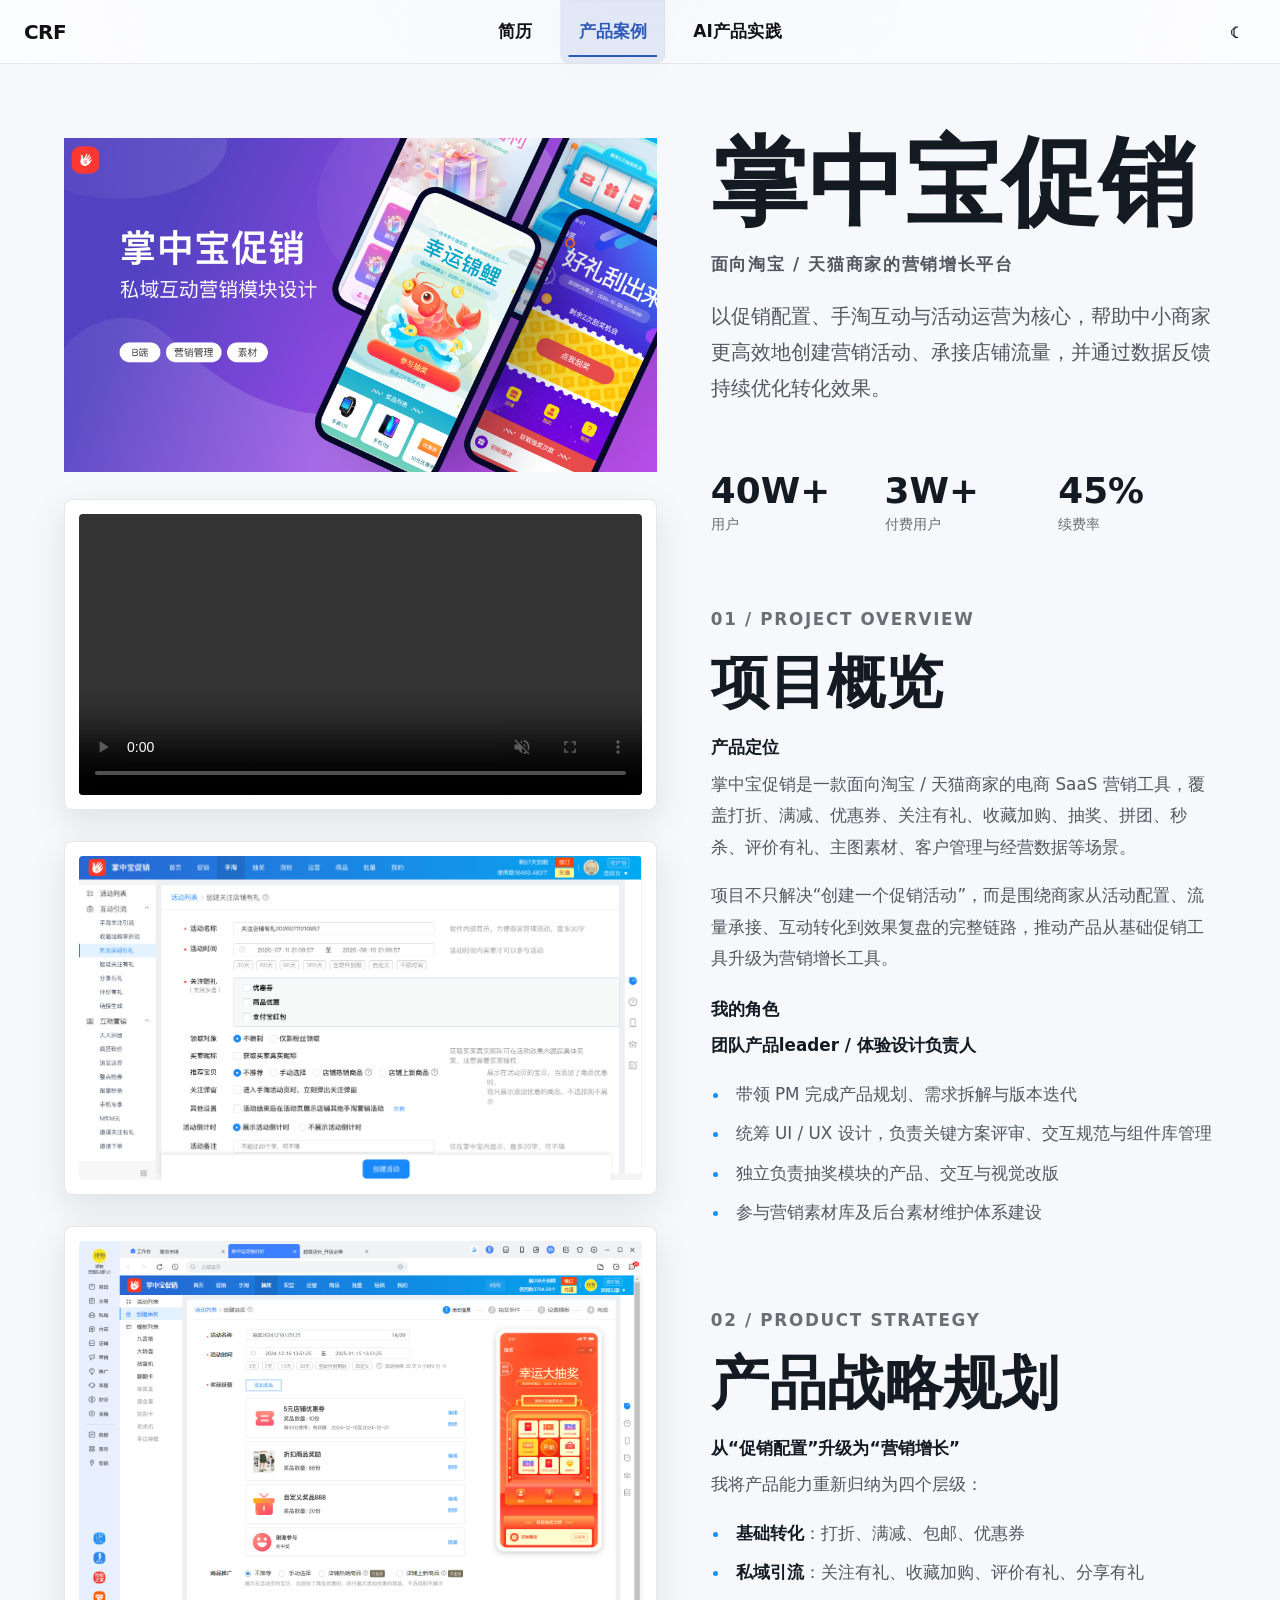
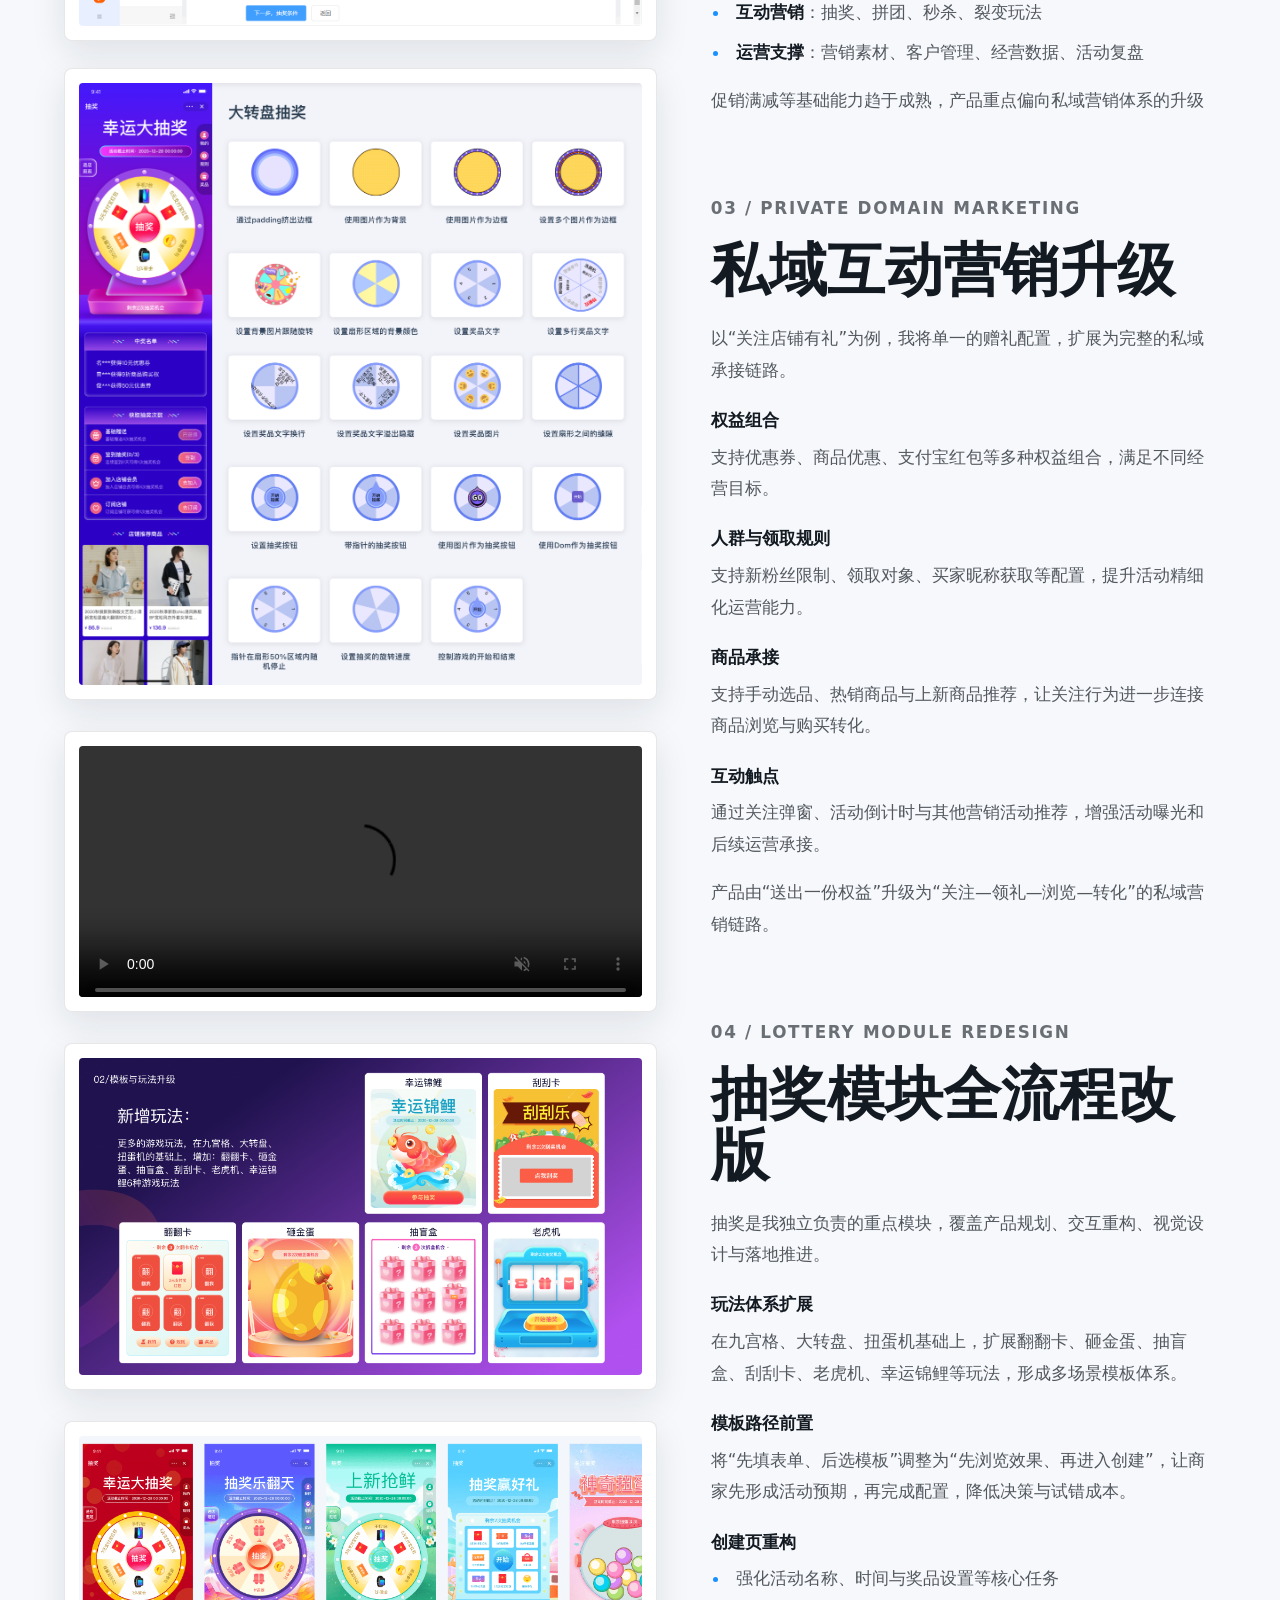
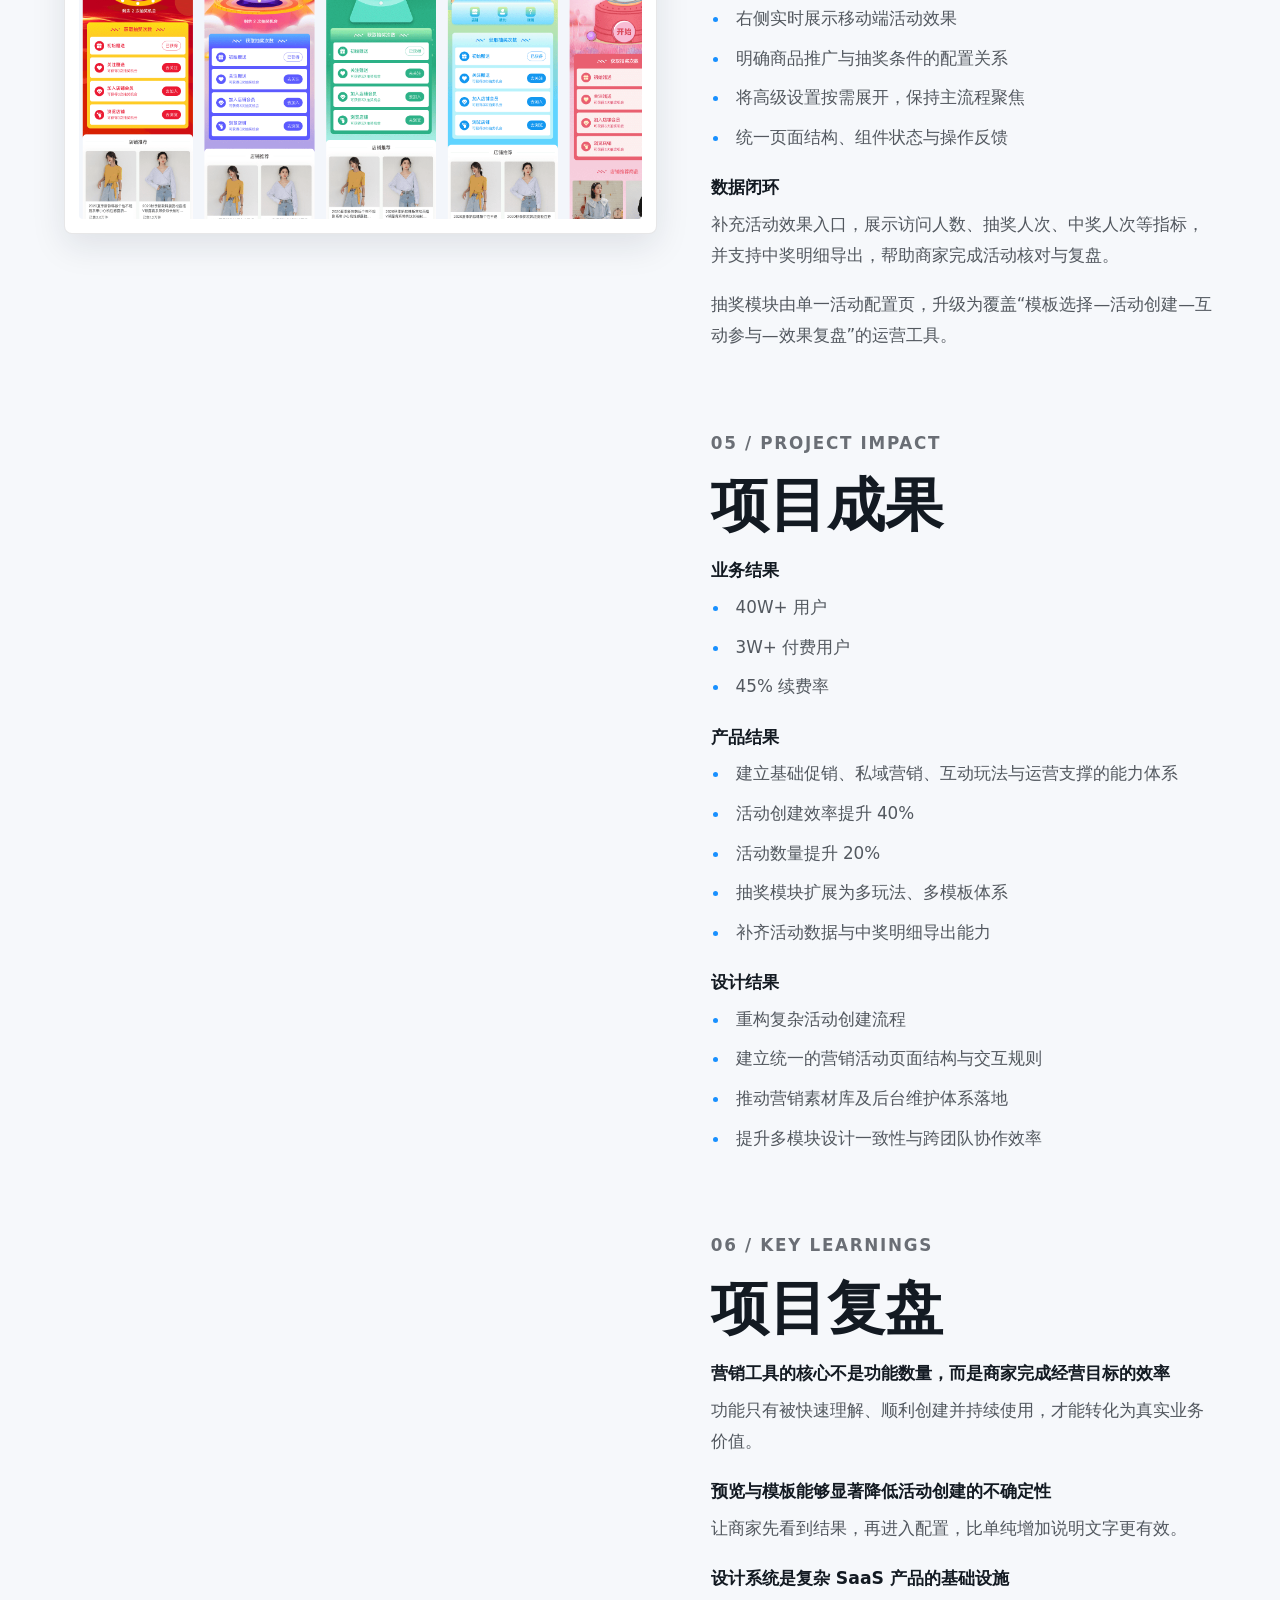
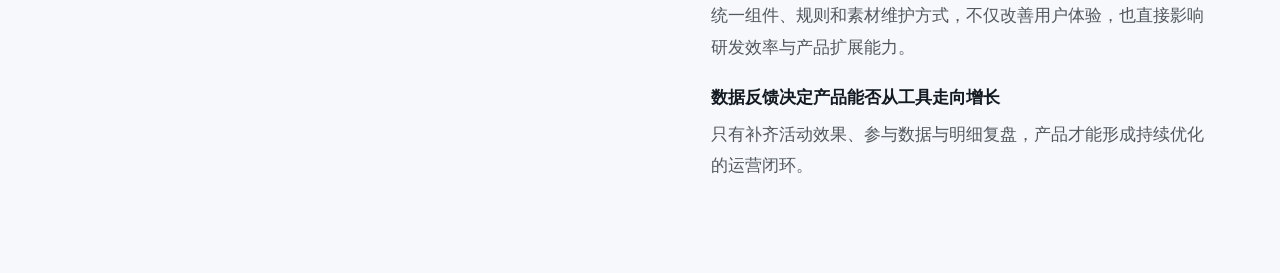
<file: case-promo.html>
<!doctype html>
<html lang="zh-CN">
  <head>
    <meta charset="utf-8" />
    <meta name="viewport" content="width=device-width, initial-scale=1" />
    <title>掌中宝促销项目案例 | 陈若非</title>
    <meta name="description" content="掌中宝促销以促销配置、手淘互动与活动运营为核心，帮助中小商家更高效地创建营销活动、承接店铺流量，并通过数据反馈持续优化转化效果。" />
    <link rel="stylesheet" href="styles.css" />
  </head>
  <body class="case-study-body trade-split-body">
    <div class="page-container">
      <header class="site-header">
        <a class="site-logo" href="index.html" aria-label="回到简历"><span class="logo-text">CRF</span></a>
        <nav class="primary-nav nav-links" aria-label="一级导航">
          <a class="nav-link" href="index.html">简历</a>
          <div class="nav-dropdown">
            <a class="nav-link active" href="product-cases.html" aria-haspopup="true">产品案例</a>
            <div class="nav-dropdown-menu" aria-label="产品案例">
              <a class="nav-dropdown-link" href="case-trade-oms.html">掌中宝交易</a>
              <a class="nav-dropdown-link active" href="case-promo.html" aria-current="page">掌中宝促销</a>
              <a class="nav-dropdown-link" href="case-goods.html">掌中宝商品</a>
            </div>
          </div>
          <div class="nav-dropdown">
            <a class="nav-link" href="vibe-coding.html" aria-haspopup="true">AI产品实践</a>
            <div class="nav-dropdown-menu" aria-label="AI产品实践">
              <a class="nav-dropdown-link" href="case-prompt-make.html">PromptMake</a>
              <a class="nav-dropdown-link" href="case-name-agent.html">NameAgent</a>
            </div>
          </div>
        </nav>
        <div class="nav-actions">
          <button class="theme-toggle" type="button" aria-label="切换为深色模式" title="切换为深色模式"><span class="theme-toggle-icon" aria-hidden="true">☾</span></button>
          <button class="hamburger-button" type="button" aria-label="打开导航" aria-expanded="false"><span class="hamburger-icon" aria-hidden="true"><span></span><span></span><span></span></span></button>
        </div>
      </header>
      <div class="slide-menu-overlay" hidden></div>
      <aside class="slide-menu slide-menu--right" id="mobile-nav-menu" aria-hidden="true">
        <nav aria-label="移动端导航">
          <ul class="hamburger-ul">
            <li><a href="index.html"><h3>简历</h3></a></li>
            <li><a href="product-cases.html"><h3 class="index-li">产品案例</h3></a></li>
            <li><a href="vibe-coding.html"><h3>AI产品实践</h3></a></li>
          </ul>
        </nav>
      </aside>

      <main class="page-main trade-split-main promo-split-main promo-case-main">
        <section class="trade-split-section trade-split-hero promo-split-hero" aria-labelledby="promo-case-title">
          <div class="trade-split-visual trade-split-visual--sticky">
            <figure class="trade-split-frame trade-split-frame--hero promo-split-frame">
              <img src="assets/promo/promo-case-01-cover.png" alt="掌中宝促销私域互动营销模块设计封面，展示后台营销能力与移动端抽奖活动界面" width="1920" height="1080" decoding="async" fetchpriority="high" />
            </figure>
          </div>
          <article class="trade-split-copy">
            <h1 id="promo-case-title">掌中宝促销</h1>
            <p class="case-meta-label">面向淘宝 / 天猫商家的营销增长平台</p>
            <p class="trade-split-lede">以促销配置、手淘互动与活动运营为核心，帮助中小商家更高效地创建营销活动、承接店铺流量，并通过数据反馈持续优化转化效果。</p>
            <div class="trade-split-metrics promo-split-metrics" aria-label="项目关键指标">
              <span><strong>40W+</strong>用户</span>
              <span><strong>3W+</strong>付费用户</span>
              <span><strong>45%</strong>续费率</span>
            </div>
          </article>
        </section>

        <section class="trade-split-section" id="promo-overview-section">
          <div class="trade-split-visual trade-split-visual--sticky promo-split-visual-stack">
            <figure class="trade-split-frame promo-split-frame promo-product-frame">
              <video src="assets/promo/promo-demo.mp4" data-play-when-visible preload="none" loop muted playsinline controls aria-label="掌中宝促销产品功能演示视频"></video>
            </figure>
            <figure class="trade-split-frame promo-split-frame promo-product-frame">
              <img src="assets/promo/promo-product-follow-gift.png" alt="掌中宝促销关注店铺有礼活动创建页，展示权益组合、人群规则、商品推荐与互动触点设置" width="2352" height="1354" loading="lazy" decoding="async" />
            </figure>
            <figure class="trade-split-frame promo-split-frame promo-product-frame">
              <img src="assets/promo/promo-product-prize-setup.png" alt="掌中宝促销抽奖活动奖品设置页，展示优惠券、商品奖励、自定义奖品与移动端活动预览" width="1440" height="984" loading="lazy" decoding="async" />
            </figure>
          </div>
          <article class="trade-split-copy">
            <p class="trade-section-label case-meta-label">01 / Project Overview</p>
            <h2 id="promo-overview">项目概览</h2>
            <h3>产品定位</h3>
            <p>掌中宝促销是一款面向淘宝 / 天猫商家的电商 SaaS 营销工具，覆盖打折、满减、优惠券、关注有礼、收藏加购、抽奖、拼团、秒杀、评价有礼、主图素材、客户管理与经营数据等场景。</p>
            <p>项目不只解决“创建一个促销活动”，而是围绕商家从活动配置、流量承接、互动转化到效果复盘的完整链路，推动产品从基础促销工具升级为营销增长工具。</p>
            <h3>我的角色</h3>
            <p><strong>团队产品leader / 体验设计负责人</strong></p>
            <ul>
              <li>带领 PM 完成产品规划、需求拆解与版本迭代</li>
              <li>统筹 UI / UX 设计，负责关键方案评审、交互规范与组件库管理</li>
              <li>独立负责抽奖模块的产品、交互与视觉改版</li>
              <li>参与营销素材库及后台素材维护体系建设</li>
            </ul>
          </article>
        </section>

        <section class="trade-split-section" id="promo-strategy-section">
          <article class="trade-split-copy">
            <p class="trade-section-label case-meta-label">02 / Product Strategy</p>
            <h2 id="promo-strategy">产品战略规划</h2>
            <h3>从“促销配置”升级为“营销增长”</h3>
            <p>我将产品能力重新归纳为四个层级：</p>
            <ul>
              <li><strong>基础转化</strong>：打折、满减、包邮、优惠券</li>
              <li><strong>私域引流</strong>：关注有礼、收藏加购、评价有礼、分享有礼</li>
              <li><strong>互动营销</strong>：抽奖、拼团、秒杀、裂变玩法</li>
              <li><strong>运营支撑</strong>：营销素材、客户管理、经营数据、活动复盘</li>
            </ul>
            <p>促销满减等基础能力趋于成熟，产品重点偏向私域营销体系的升级</p>
          </article>
        </section>

        <section class="trade-split-section" id="promo-private-domain-section">
          <article class="trade-split-copy">
            <p class="trade-section-label case-meta-label">03 / Private Domain Marketing</p>
            <h2 id="promo-private-domain">私域互动营销升级</h2>
            <p>以“关注店铺有礼”为例，我将单一的赠礼配置，扩展为完整的私域承接链路。</p>
            <h3>权益组合</h3>
            <p>支持优惠券、商品优惠、支付宝红包等多种权益组合，满足不同经营目标。</p>
            <h3>人群与领取规则</h3>
            <p>支持新粉丝限制、领取对象、买家昵称获取等配置，提升活动精细化运营能力。</p>
            <h3>商品承接</h3>
            <p>支持手动选品、热销商品与上新商品推荐，让关注行为进一步连接商品浏览与购买转化。</p>
            <h3>互动触点</h3>
            <p>通过关注弹窗、活动倒计时与其他营销活动推荐，增强活动曝光和后续运营承接。</p>
            <p>产品由“送出一份权益”升级为“关注—领礼—浏览—转化”的私域营销链路。</p>
          </article>
        </section>

        <section class="trade-split-section" id="promo-lottery-section">
          <div class="trade-split-visual trade-split-visual--sticky promo-split-visual-stack">
            <figure class="trade-split-frame promo-split-frame promo-product-frame">
              <img src="assets/promo/promo-lottery-animation-examples.png" alt="掌中宝促销大转盘抽奖动画示例，展示移动端活动效果与转盘动画实现方式" width="1268" height="1357" loading="lazy" decoding="async" />
            </figure>
            <figure class="trade-split-frame promo-split-frame promo-product-frame promo-lottery-video-frame">
              <div class="promo-lottery-video-crop">
                <video src="assets/promo/promo-lottery-scroll.mp4" data-play-when-visible preload="none" loop muted playsinline controls aria-label="掌中宝促销抽奖玩法滚动演示视频"></video>
              </div>
            </figure>
            <figure class="trade-split-frame promo-split-frame promo-product-frame">
              <img src="assets/promo/promo-case-05-new-plays.png" alt="掌中宝促销新增玩法展示，包含幸运锦鲤、刮刮卡、翻翻卡、砸金蛋、抽盲盒和老虎机" width="1920" height="1080" loading="lazy" decoding="async" />
            </figure>
            <figure class="trade-split-frame promo-split-frame promo-product-frame promo-scroll-frame">
              <div class="promo-scroll-viewport">
                <div class="promo-scroll-track">
                  <img src="assets/promo/promo-horizontal-scroll-1.png" alt="掌中宝促销多玩法活动素材横向展示" width="4953" height="1306" loading="lazy" decoding="async" />
                  <img src="assets/promo/promo-horizontal-scroll-1.png" alt="" aria-hidden="true" width="4953" height="1306" loading="lazy" decoding="async" />
                </div>
              </div>
            </figure>
          </div>
          <article class="trade-split-copy">
            <p class="trade-section-label case-meta-label">04 / Lottery Module Redesign</p>
            <h2 id="promo-lottery">抽奖模块全流程改版</h2>
            <p>抽奖是我独立负责的重点模块，覆盖产品规划、交互重构、视觉设计与落地推进。</p>
            <h3>玩法体系扩展</h3>
            <p>在九宫格、大转盘、扭蛋机基础上，扩展翻翻卡、砸金蛋、抽盲盒、刮刮卡、老虎机、幸运锦鲤等玩法，形成多场景模板体系。</p>
            <h3>模板路径前置</h3>
            <p>将“先填表单、后选模板”调整为“先浏览效果、再进入创建”，让商家先形成活动预期，再完成配置，降低决策与试错成本。</p>
            <h3>创建页重构</h3>
            <ul>
              <li>强化活动名称、时间与奖品设置等核心任务</li>
              <li>右侧实时展示移动端活动效果</li>
              <li>明确商品推广与抽奖条件的配置关系</li>
              <li>将高级设置按需展开，保持主流程聚焦</li>
              <li>统一页面结构、组件状态与操作反馈</li>
            </ul>
            <h3>数据闭环</h3>
            <p>补充活动效果入口，展示访问人数、抽奖人次、中奖人次等指标，并支持中奖明细导出，帮助商家完成活动核对与复盘。</p>
            <p>抽奖模块由单一活动配置页，升级为覆盖“模板选择—活动创建—互动参与—效果复盘”的运营工具。</p>
          </article>
        </section>

        <section class="trade-split-section" id="promo-impact-section">
          <article class="trade-split-copy">
            <p class="trade-section-label case-meta-label">05 / Project Impact</p>
            <h2 id="promo-impact">项目成果</h2>
            <h3>业务结果</h3>
            <ul>
              <li>40W+ 用户</li>
              <li>3W+ 付费用户</li>
              <li>45% 续费率</li>
            </ul>
            <h3>产品结果</h3>
            <ul>
              <li>建立基础促销、私域营销、互动玩法与运营支撑的能力体系</li>
              <li>活动创建效率提升 40%</li>
              <li>活动数量提升 20%</li>
              <li>抽奖模块扩展为多玩法、多模板体系</li>
              <li>补齐活动数据与中奖明细导出能力</li>
            </ul>
            <h3>设计结果</h3>
            <ul>
              <li>重构复杂活动创建流程</li>
              <li>建立统一的营销活动页面结构与交互规则</li>
              <li>推动营销素材库及后台维护体系落地</li>
              <li>提升多模块设计一致性与跨团队协作效率</li>
            </ul>
          </article>
        </section>

        <section class="trade-split-section" id="promo-learnings-section">
          <article class="trade-split-copy">
            <p class="trade-section-label case-meta-label">06 / Key Learnings</p>
            <h2 id="promo-learnings">项目复盘</h2>
            <h3>营销工具的核心不是功能数量，而是商家完成经营目标的效率</h3>
            <p>功能只有被快速理解、顺利创建并持续使用，才能转化为真实业务价值。</p>
            <h3>预览与模板能够显著降低活动创建的不确定性</h3>
            <p>让商家先看到结果，再进入配置，比单纯增加说明文字更有效。</p>
            <h3>设计系统是复杂 SaaS 产品的基础设施</h3>
            <p>统一组件、规则和素材维护方式，不仅改善用户体验，也直接影响研发效率与产品扩展能力。</p>
            <h3>数据反馈决定产品能否从工具走向增长</h3>
            <p>只有补齐活动效果、参与数据与明细复盘，产品才能形成持续优化的运营闭环。</p>
          </article>
        </section>
      </main>
    </div>
    <script src="script.js"></script>
  </body>
</html>
</file>
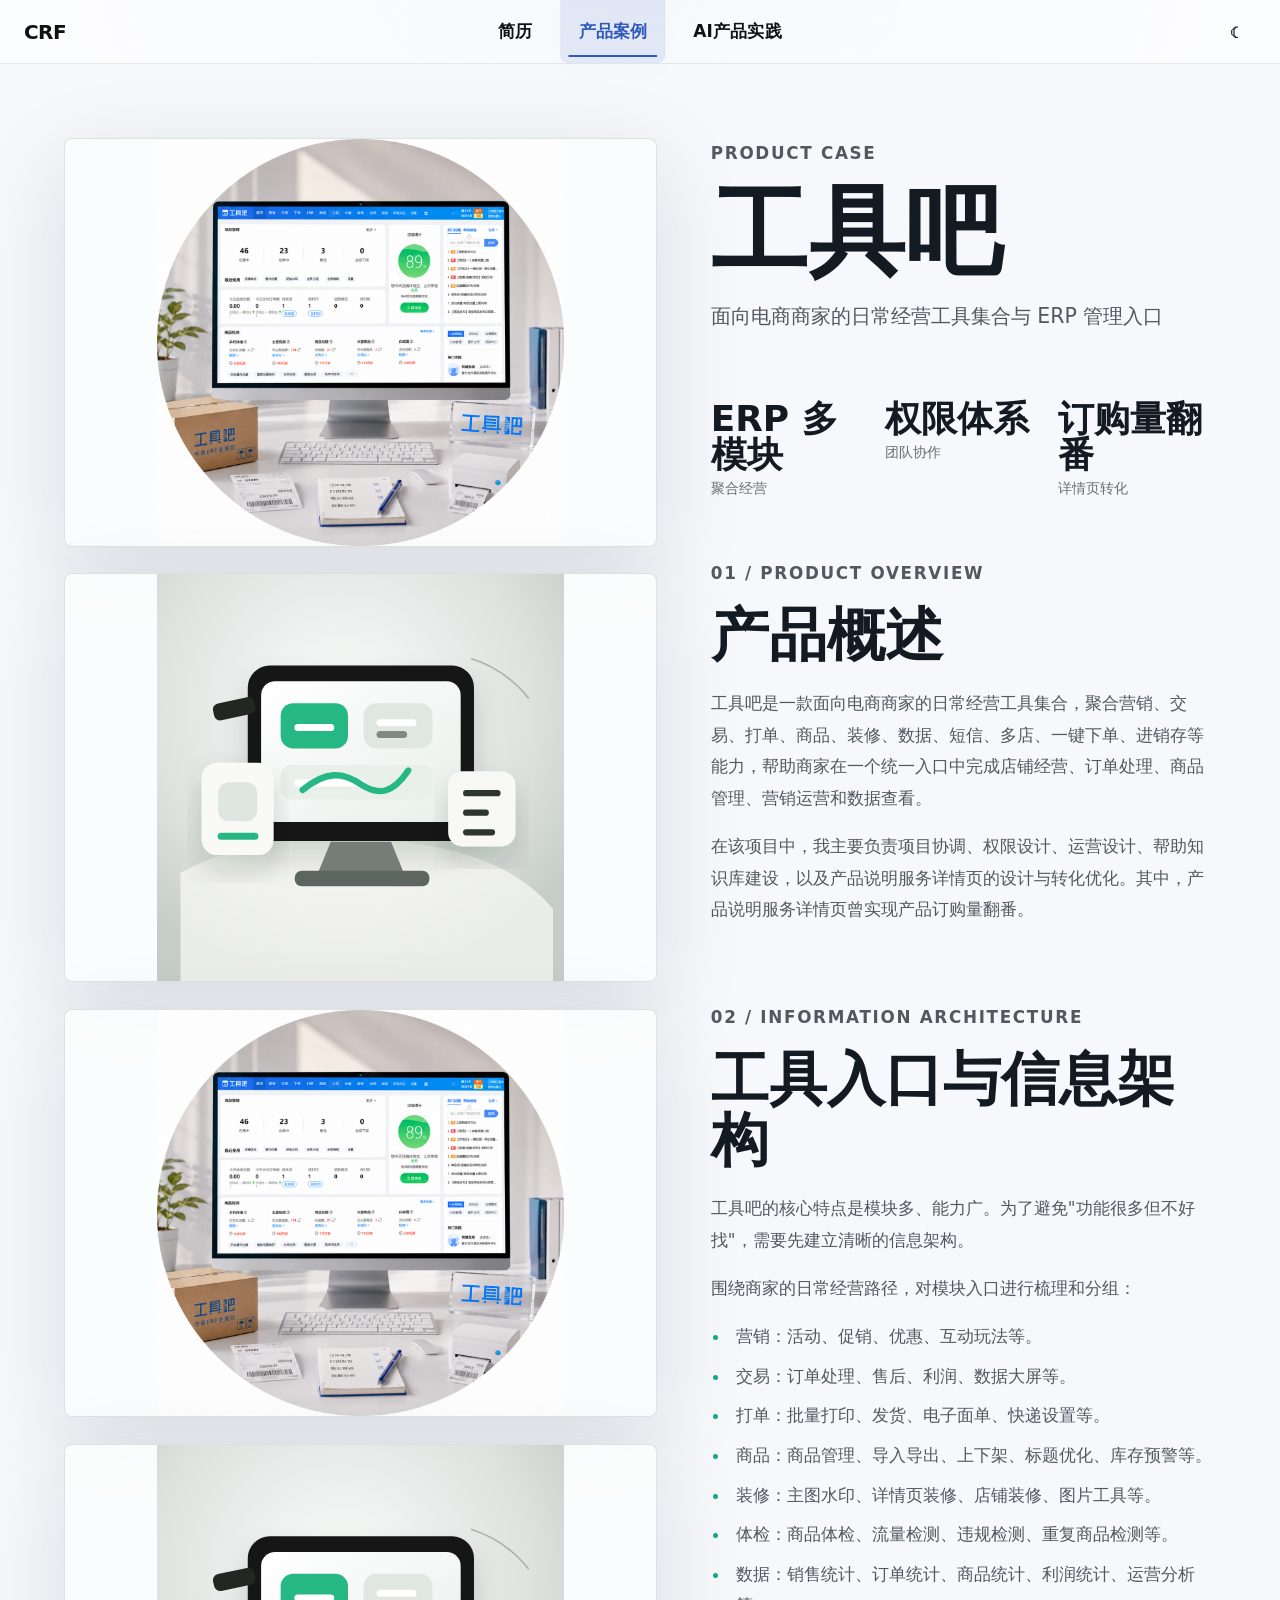
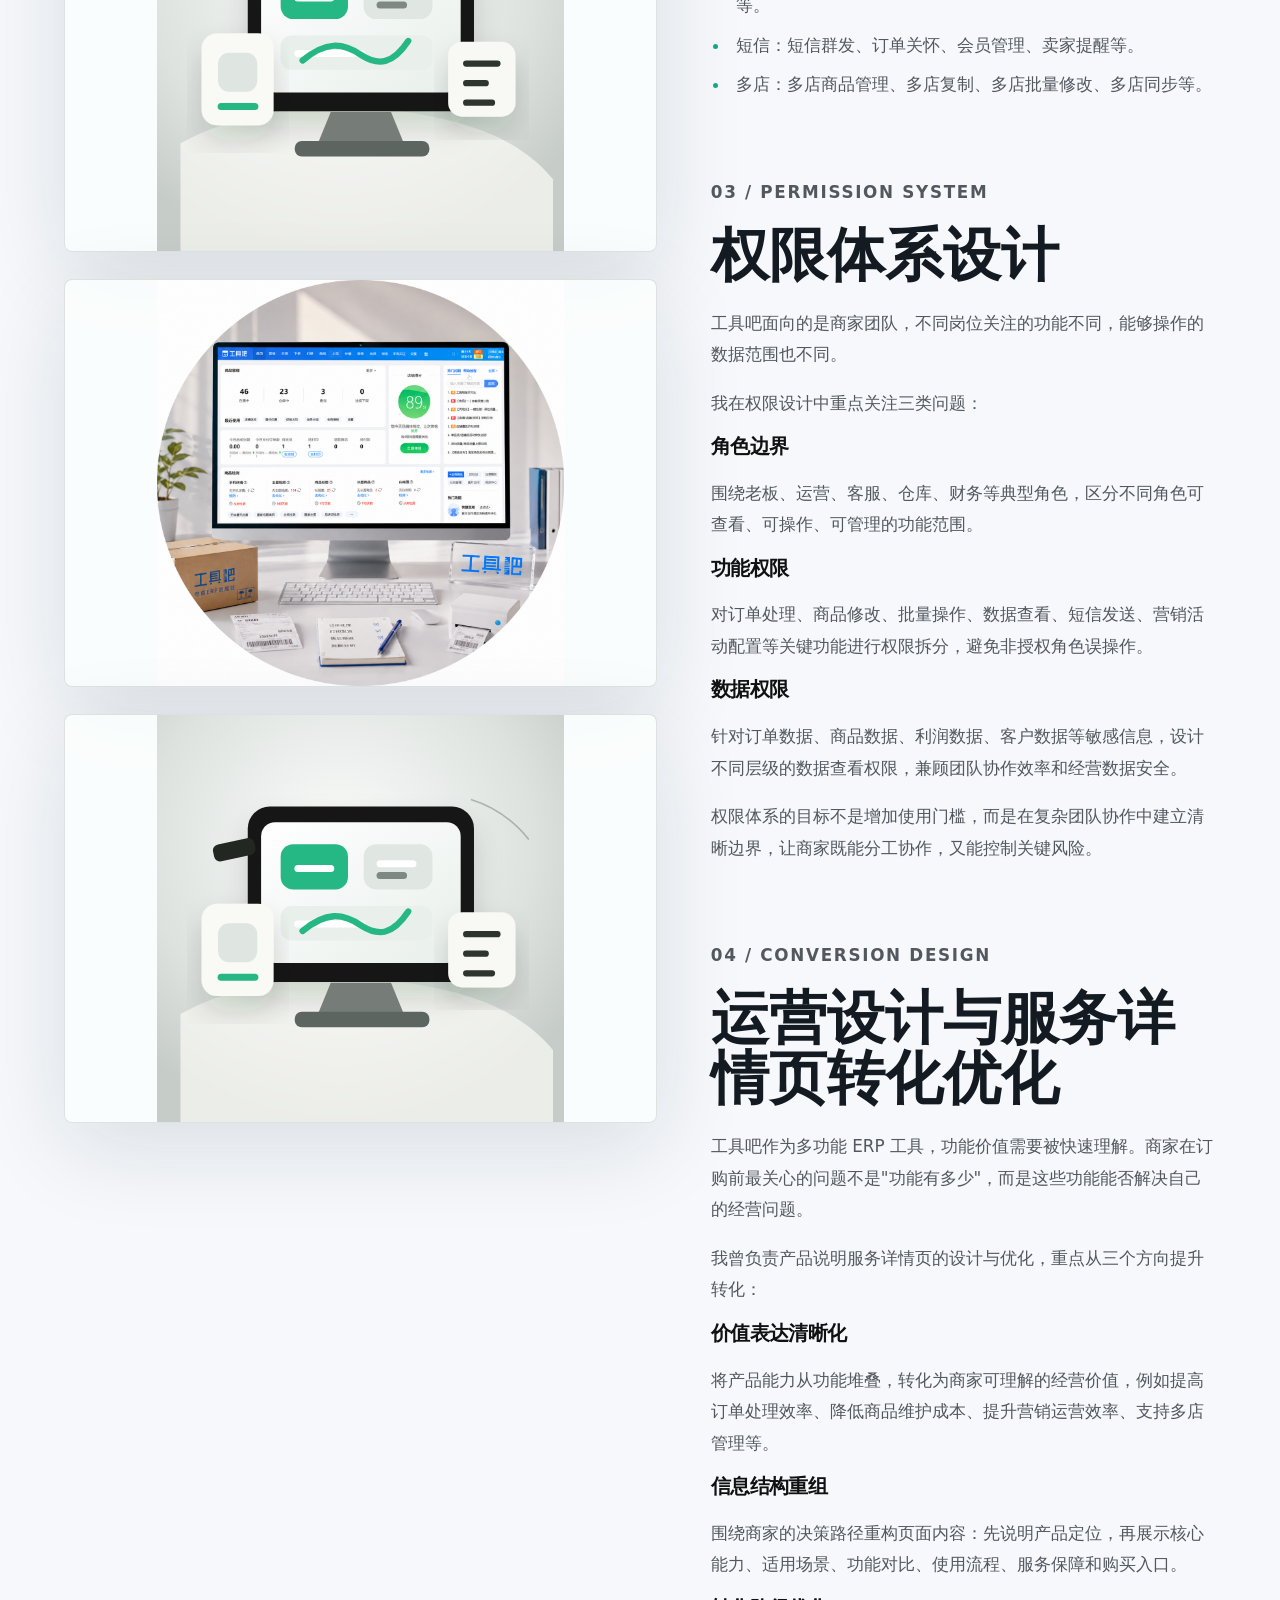
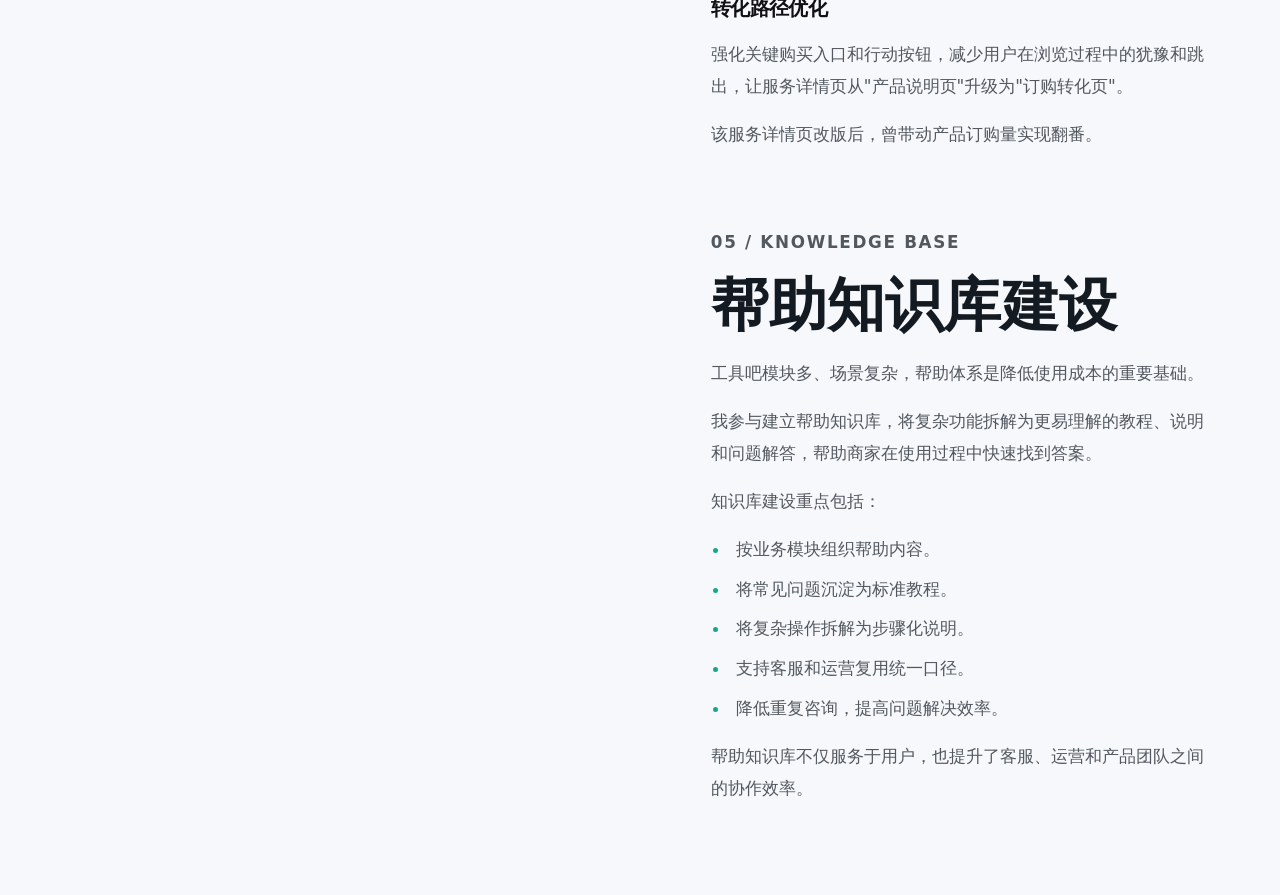
<file: case-tools.html>
<!doctype html>
<html lang="zh-CN">
  <head>
    <meta charset="utf-8" />
    <meta name="viewport" content="width=device-width, initial-scale=1" />
    <title>工具吧案例 | 陈若非</title>
    <meta name="description" content="工具吧是一款面向电商商家的日常经营工具集合，聚合营销、交易、打单、商品、装修、数据、短信、多店、一键下单、进销存等能力。" />
    <link rel="stylesheet" href="styles.css" />
  </head>
  <body class="case-study-body trade-split-body">
    <div class="page-container">
      <header class="site-header">
        <a class="site-logo" href="index.html" aria-label="回到简历"><span class="logo-text">CRF</span></a>
        <nav class="primary-nav nav-links" aria-label="一级导航">
          <a class="nav-link" href="index.html">简历</a>
          <div class="nav-dropdown">
            <a class="nav-link active" href="product-cases.html" aria-haspopup="true">产品案例</a>
            <div class="nav-dropdown-menu" aria-label="产品案例">
              <a class="nav-dropdown-link" href="case-trade-oms.html">掌中宝交易</a>
              <a class="nav-dropdown-link" href="case-promo.html">掌中宝促销</a>
              <a class="nav-dropdown-link" href="case-goods.html">掌中宝商品</a>
            </div>
          </div>
          <div class="nav-dropdown">
            <a class="nav-link" href="vibe-coding.html" aria-haspopup="true">AI产品实践</a>
            <div class="nav-dropdown-menu" aria-label="AI产品实践">
              <a class="nav-dropdown-link" href="case-prompt-make.html">PromptMake</a>
              <a class="nav-dropdown-link" href="case-name-agent.html">NameAgent</a>
            </div>
          </div>
        </nav>
        <div class="nav-actions">
          <button class="theme-toggle" type="button" aria-label="切换为深色模式" title="切换为深色模式"><span class="theme-toggle-icon" aria-hidden="true">☾</span></button>
          <button class="hamburger-button" type="button" aria-label="打开导航" aria-expanded="false"><span class="hamburger-icon" aria-hidden="true"><span></span><span></span><span></span></span></button>
        </div>
      </header>
      <div class="slide-menu-overlay" hidden></div>
      <aside class="slide-menu slide-menu--right" id="mobile-nav-menu" aria-hidden="true">
        <nav aria-label="移动端导航">
          <ul class="hamburger-ul">
            <li><a href="index.html"><h3>简历</h3></a></li>
            <li><a href="product-cases.html"><h3 class="index-li">产品案例</h3></a></li>
            <li><a href="vibe-coding.html"><h3>AI产品实践</h3></a></li>
          </ul>
        </nav>
      </aside>

      <main class="page-main trade-split-main tools-split-main tools-case-main">
        <section class="trade-split-section trade-split-hero" aria-labelledby="tools-case-title">
          <div class="trade-split-visual">
            <figure class="trade-split-frame case-split-frame">
              <img src="assets/product-card-gjb.png" alt="工具吧项目视觉展示" decoding="async" fetchpriority="high" />
            </figure>
          </div>
          <article class="trade-split-copy">
            <p class="trade-section-label">Product Case</p>
            <h1 id="tools-case-title">工具吧</h1>
            <p class="trade-split-lede">面向电商商家的日常经营工具集合与 ERP 管理入口</p>
            <div class="trade-split-metrics" aria-label="项目关键证据">
              <span><strong>ERP 多模块</strong>聚合经营</span>
              <span><strong>权限体系</strong>团队协作</span>
              <span><strong>订购量翻番</strong>详情页转化</span>
            </div>
          </article>
        </section>

        <section class="trade-split-section" id="tools-overview-section" aria-labelledby="tools-overview">
          <div class="trade-split-visual">
            <figure class="trade-split-frame case-split-frame">
              <img src="assets/case-tools.svg" alt="工具吧经营工具集合示意" loading="lazy" decoding="async" />
            </figure>
          </div>
          <article class="trade-split-copy">
            <p class="trade-section-label">01 / Product Overview</p>
            <h2 id="tools-overview">产品概述</h2>
              <p>工具吧是一款面向电商商家的日常经营工具集合，聚合营销、交易、打单、商品、装修、数据、短信、多店、一键下单、进销存等能力，帮助商家在一个统一入口中完成店铺经营、订单处理、商品管理、营销运营和数据查看。</p>
              <p>在该项目中，我主要负责项目协调、权限设计、运营设计、帮助知识库建设，以及产品说明服务详情页的设计与转化优化。其中，产品说明服务详情页曾实现产品订购量翻番。</p>
          </article>
        </section>

        <section class="trade-split-section" id="tools-architecture-section" aria-labelledby="tools-architecture">
          <div class="trade-split-visual">
            <figure class="trade-split-frame case-split-frame">
              <img src="assets/product-card-gjb.png" alt="工具吧工具入口与信息架构示意" loading="lazy" decoding="async" />
            </figure>
          </div>
          <article class="trade-split-copy">
            <p class="trade-section-label">02 / Information Architecture</p>
            <h2 id="tools-architecture">工具入口与信息架构</h2>
              <p>工具吧的核心特点是模块多、能力广。为了避免"功能很多但不好找"，需要先建立清晰的信息架构。</p>
              <p>围绕商家的日常经营路径，对模块入口进行梳理和分组：</p>
              <ul>
                <li>营销：活动、促销、优惠、互动玩法等。</li>
                <li>交易：订单处理、售后、利润、数据大屏等。</li>
                <li>打单：批量打印、发货、电子面单、快递设置等。</li>
                <li>商品：商品管理、导入导出、上下架、标题优化、库存预警等。</li>
                <li>装修：主图水印、详情页装修、店铺装修、图片工具等。</li>
                <li>体检：商品体检、流量检测、违规检测、重复商品检测等。</li>
                <li>数据：销售统计、订单统计、商品统计、利润统计、运营分析等。</li>
                <li>短信：短信群发、订单关怀、会员管理、卖家提醒等。</li>
                <li>多店：多店商品管理、多店复制、多店批量修改、多店同步等。</li>
              </ul>
          </article>
        </section>

        <section class="trade-split-section" id="tools-permission-section" aria-labelledby="tools-permission">
          <div class="trade-split-visual">
            <figure class="trade-split-frame case-split-frame">
              <img src="assets/case-tools.svg" alt="工具吧权限体系设计示意" loading="lazy" decoding="async" />
            </figure>
          </div>
          <article class="trade-split-copy">
            <p class="trade-section-label">03 / Permission System</p>
            <h2 id="tools-permission">权限体系设计</h2>
              <p>工具吧面向的是商家团队，不同岗位关注的功能不同，能够操作的数据范围也不同。</p>
              <p>我在权限设计中重点关注三类问题：</p>
              <h3>角色边界</h3>
              <p>围绕老板、运营、客服、仓库、财务等典型角色，区分不同角色可查看、可操作、可管理的功能范围。</p>
              <h3>功能权限</h3>
              <p>对订单处理、商品修改、批量操作、数据查看、短信发送、营销活动配置等关键功能进行权限拆分，避免非授权角色误操作。</p>
              <h3>数据权限</h3>
              <p>针对订单数据、商品数据、利润数据、客户数据等敏感信息，设计不同层级的数据查看权限，兼顾团队协作效率和经营数据安全。</p>
              <p>权限体系的目标不是增加使用门槛，而是在复杂团队协作中建立清晰边界，让商家既能分工协作，又能控制关键风险。</p>
          </article>
        </section>

        <section class="trade-split-section" id="tools-conversion-section" aria-labelledby="tools-conversion">
          <div class="trade-split-visual">
            <figure class="trade-split-frame case-split-frame">
              <img src="assets/product-card-gjb.png" alt="工具吧运营设计与转化优化示意" loading="lazy" decoding="async" />
            </figure>
          </div>
          <article class="trade-split-copy">
            <p class="trade-section-label">04 / Conversion Design</p>
            <h2 id="tools-conversion">运营设计与服务详情页转化优化</h2>
              <p>工具吧作为多功能 ERP 工具，功能价值需要被快速理解。商家在订购前最关心的问题不是"功能有多少"，而是这些功能能否解决自己的经营问题。</p>
              <p>我曾负责产品说明服务详情页的设计与优化，重点从三个方向提升转化：</p>
              <h3>价值表达清晰化</h3>
              <p>将产品能力从功能堆叠，转化为商家可理解的经营价值，例如提高订单处理效率、降低商品维护成本、提升营销运营效率、支持多店管理等。</p>
              <h3>信息结构重组</h3>
              <p>围绕商家的决策路径重构页面内容：先说明产品定位，再展示核心能力、适用场景、功能对比、使用流程、服务保障和购买入口。</p>
              <h3>转化路径优化</h3>
              <p>强化关键购买入口和行动按钮，减少用户在浏览过程中的犹豫和跳出，让服务详情页从"产品说明页"升级为"订购转化页"。</p>
              <p>该服务详情页改版后，曾带动产品订购量实现翻番。</p>
          </article>
        </section>

        <section class="trade-split-section" id="tools-knowledge-section" aria-labelledby="tools-knowledge">
          <div class="trade-split-visual">
            <figure class="trade-split-frame case-split-frame">
              <img src="assets/case-tools.svg" alt="工具吧帮助知识库建设示意" loading="lazy" decoding="async" />
            </figure>
          </div>
          <article class="trade-split-copy">
            <p class="trade-section-label">05 / Knowledge Base</p>
            <h2 id="tools-knowledge">帮助知识库建设</h2>
              <p>工具吧模块多、场景复杂，帮助体系是降低使用成本的重要基础。</p>
              <p>我参与建立帮助知识库，将复杂功能拆解为更易理解的教程、说明和问题解答，帮助商家在使用过程中快速找到答案。</p>
              <p>知识库建设重点包括：</p>
              <ul>
                <li>按业务模块组织帮助内容。</li>
                <li>将常见问题沉淀为标准教程。</li>
                <li>将复杂操作拆解为步骤化说明。</li>
                <li>支持客服和运营复用统一口径。</li>
                <li>降低重复咨询，提高问题解决效率。</li>
              </ul>
              <p>帮助知识库不仅服务于用户，也提升了客服、运营和产品团队之间的协作效率。</p>
          </article>
        </section>
      </main>
    </div>
    <script src="script.js"></script>
  </body>
</html>
</file>
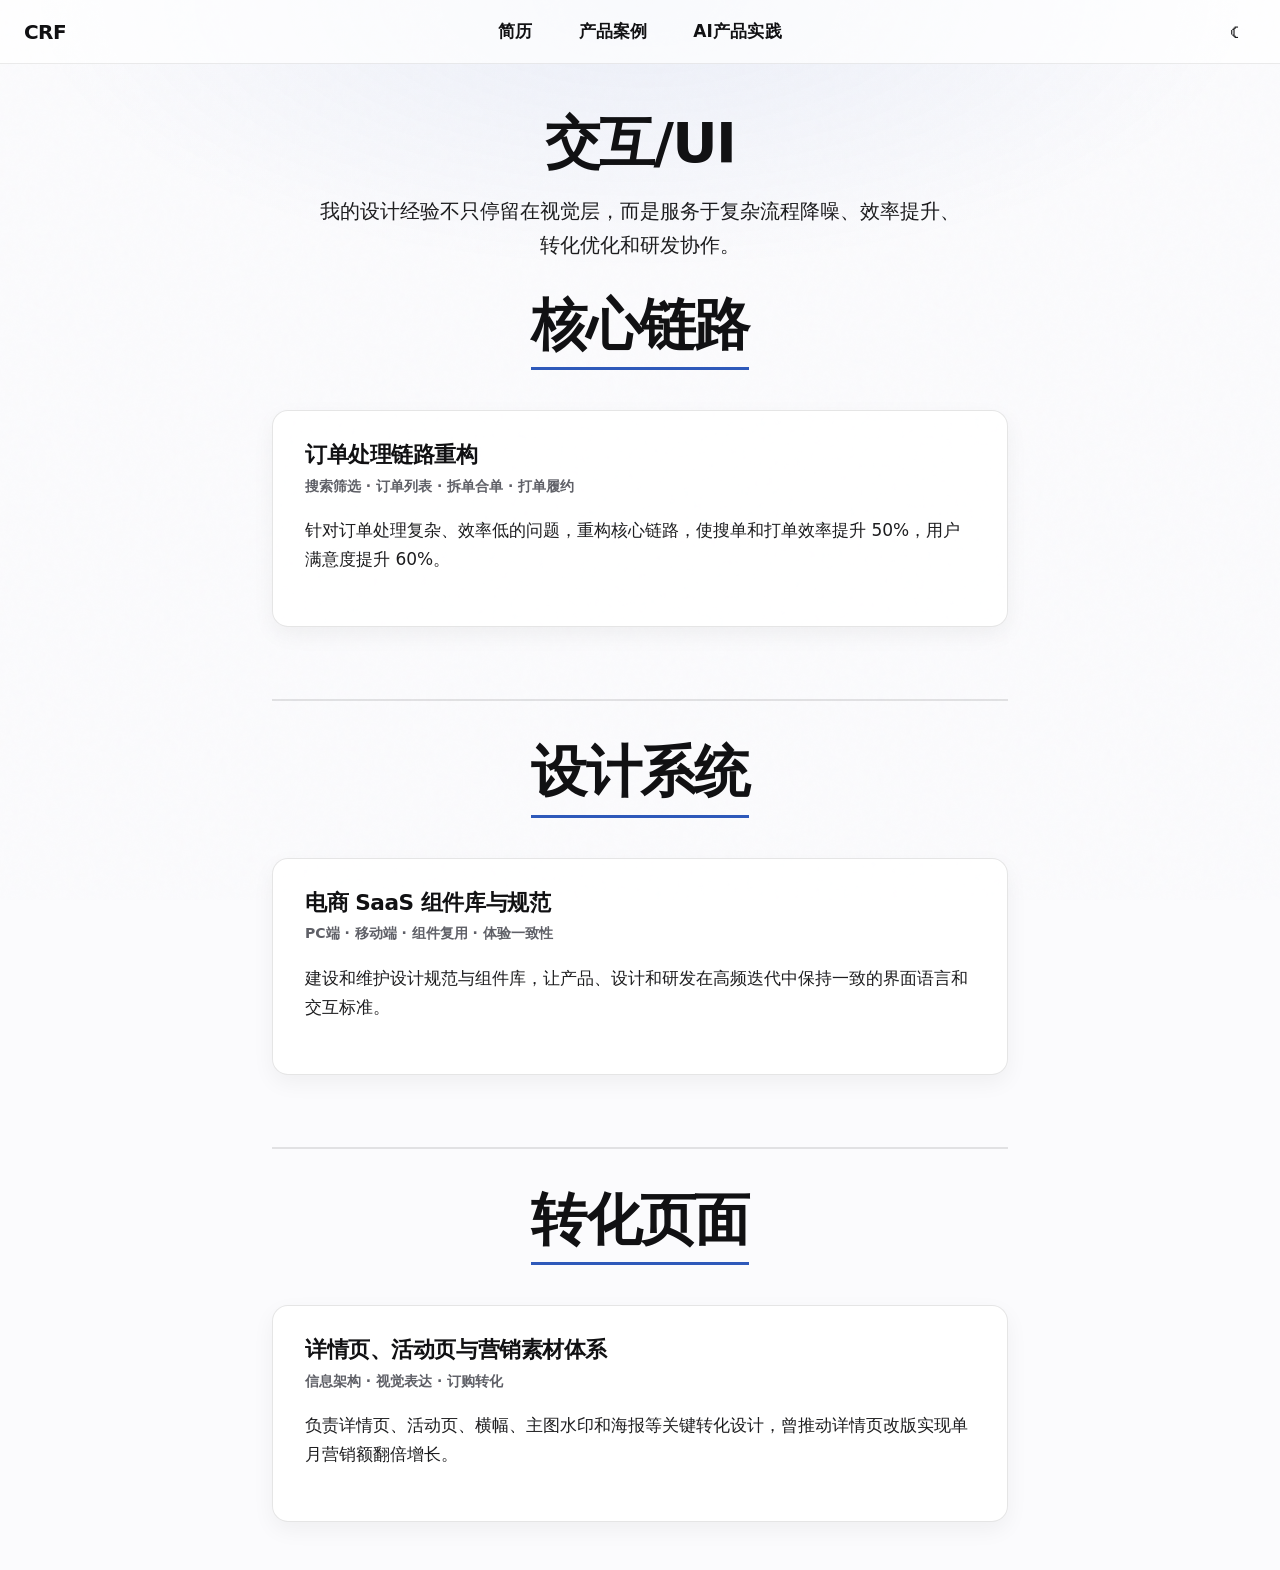
<file: interaction-ui.html>
<!doctype html>
<html lang="zh-CN">
  <head>
    <meta charset="utf-8" />
    <meta name="viewport" content="width=device-width, initial-scale=1" />
    <title>交互/UI | 陈若非</title>
    <meta name="description" content="陈若非的交互/UI能力：复杂业务流程、设计系统、转化页面和营销素材体系。" />
    <link rel="stylesheet" href="styles.css" />
  </head>
  <body>
    <div class="page-container">
      <header class="site-header">
        <a class="site-logo" href="index.html" aria-label="回到简历"><span class="logo-text">CRF</span></a>
        <nav class="primary-nav nav-links" aria-label="一级导航">
          <a class="nav-link" href="index.html">简历</a>
          <div class="nav-dropdown">
            <a class="nav-link" href="product-cases.html" aria-haspopup="true">产品案例</a>
            <div class="nav-dropdown-menu" aria-label="产品案例">
              <a class="nav-dropdown-link" href="case-trade-oms.html">掌中宝交易</a>
              <a class="nav-dropdown-link" href="case-promo.html">掌中宝促销</a>
              <a class="nav-dropdown-link" href="case-goods.html">掌中宝商品</a>
            </div>
          </div>
          <div class="nav-dropdown">
            <a class="nav-link" href="vibe-coding.html" aria-haspopup="true">AI产品实践</a>
            <div class="nav-dropdown-menu" aria-label="AI产品实践">
              <a class="nav-dropdown-link" href="case-prompt-make.html">PromptMake</a>
              <a class="nav-dropdown-link" href="case-name-agent.html">NameAgent</a>
            </div>
          </div>
        </nav>
        <div class="nav-actions">
          <button class="theme-toggle" type="button" aria-label="切换为深色模式" title="切换为深色模式"><span class="theme-toggle-icon" aria-hidden="true">☾</span></button>
          <button class="hamburger-button" type="button" aria-label="打开导航" aria-expanded="false"><span class="hamburger-icon" aria-hidden="true"><span></span><span></span><span></span></span></button>
        </div>
      </header>
      <div class="slide-menu-overlay" hidden></div>
      <aside class="slide-menu slide-menu--right" id="mobile-nav-menu" aria-hidden="true">
        <nav aria-label="移动端导航">
          <ul class="hamburger-ul">
            <li><a href="index.html"><h3>简历</h3></a></li>
            <li><a href="product-cases.html"><h3>产品案例</h3></a></li>
            <li><a href="vibe-coding.html"><h3>AI产品实践</h3></a></li>
          </ul>
        </nav>
      </aside>
      <main class="page-main">
        <section class="detail-page">
          <header class="resume-header">
            <h1 class="resume-title">交互/UI</h1>
            <p class="resume-summary">我的设计经验不只停留在视觉层，而是服务于复杂流程降噪、效率提升、转化优化和研发协作。</p>
          </header>
          <div class="resume-content">
            <section class="resume-section">
              <div class="title"><h3>核心链路</h3></div>
              <article class="job-card">
                <h4>订单处理链路重构</h4>
                <p class="job-meta">搜索筛选 · 订单列表 · 拆单合单 · 打单履约</p>
                <p>针对订单处理复杂、效率低的问题，重构核心链路，使搜单和打单效率提升 50%，用户满意度提升 60%。</p>
              </article>
            </section>
            <section class="resume-section">
              <div class="title"><h3>设计系统</h3></div>
              <article class="job-card">
                <h4>电商 SaaS 组件库与规范</h4>
                <p class="job-meta">PC端 · 移动端 · 组件复用 · 体验一致性</p>
                <p>建设和维护设计规范与组件库，让产品、设计和研发在高频迭代中保持一致的界面语言和交互标准。</p>
              </article>
            </section>
            <section class="resume-section">
              <div class="title"><h3>转化页面</h3></div>
              <article class="job-card">
                <h4>详情页、活动页与营销素材体系</h4>
                <p class="job-meta">信息架构 · 视觉表达 · 订购转化</p>
                <p>负责详情页、活动页、横幅、主图水印和海报等关键转化设计，曾推动详情页改版实现单月营销额翻倍增长。</p>
              </article>
            </section>
          </div>
        </section>
      </main>
    </div>
    <script src="script.js"></script>
  </body>
</html>
</file>
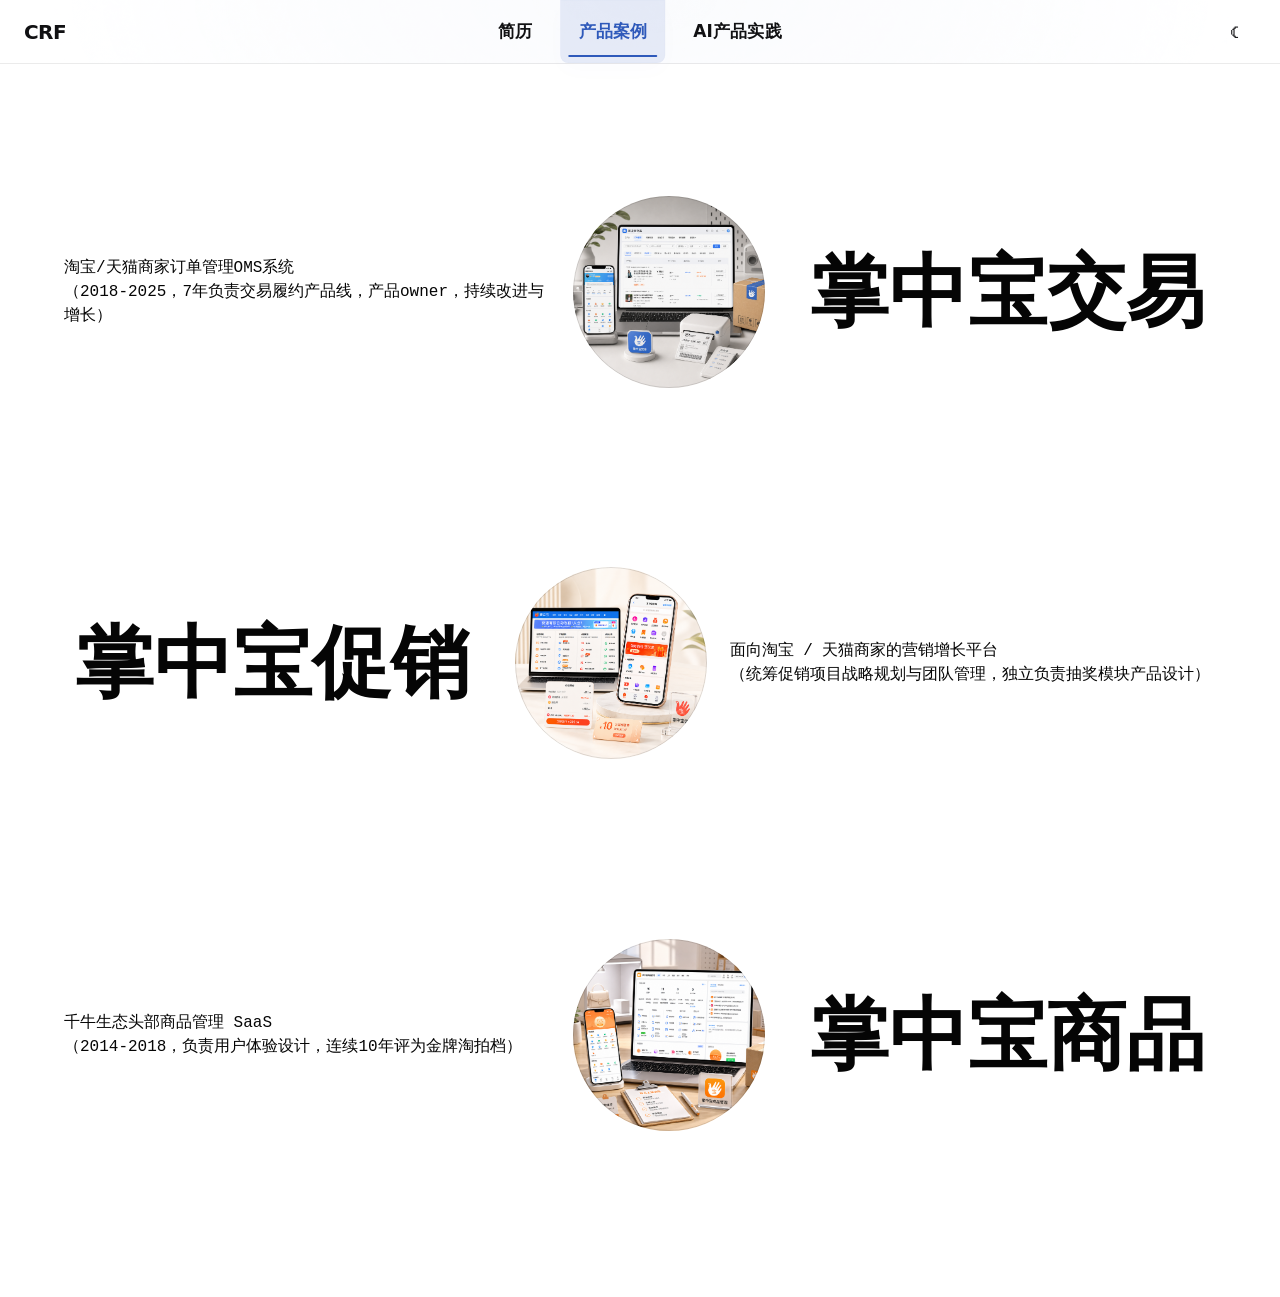
<file: product-cases.html>
<!doctype html>
<html lang="zh-CN">
  <head>
    <meta charset="utf-8" />
    <meta name="viewport" content="width=device-width, initial-scale=1" />
    <title>产品案例 | 陈若非</title>
    <meta name="description" content="陈若非的产品案例：掌中宝交易、掌中宝促销、掌中宝商品。" />
    <link rel="stylesheet" href="styles.css" />
  </head>
  <body class="portfolio-body">
    <div class="page-container">
      <header class="site-header">
        <a class="site-logo" href="index.html" aria-label="回到简历"><span class="logo-text">CRF</span></a>
        <nav class="primary-nav nav-links" aria-label="一级导航">
          <a class="nav-link" href="index.html">简历</a>
          <div class="nav-dropdown">
            <a class="nav-link active" href="product-cases.html" aria-haspopup="true">产品案例</a>
            <div class="nav-dropdown-menu" aria-label="产品案例">
              <a class="nav-dropdown-link" href="case-trade-oms.html">掌中宝交易</a>
              <a class="nav-dropdown-link" href="case-promo.html">掌中宝促销</a>
              <a class="nav-dropdown-link" href="case-goods.html">掌中宝商品</a>
            </div>
          </div>
          <div class="nav-dropdown">
            <a class="nav-link" href="vibe-coding.html" aria-haspopup="true">AI产品实践</a>
            <div class="nav-dropdown-menu" aria-label="AI产品实践">
              <a class="nav-dropdown-link" href="case-prompt-make.html">PromptMake</a>
              <a class="nav-dropdown-link" href="case-name-agent.html">NameAgent</a>
            </div>
          </div>
        </nav>
        <div class="nav-actions">
          <button class="theme-toggle" type="button" aria-label="切换为深色模式" title="切换为深色模式"><span class="theme-toggle-icon" aria-hidden="true">☾</span></button>
          <button class="hamburger-button" type="button" aria-label="打开导航" aria-expanded="false"><span class="hamburger-icon" aria-hidden="true"><span></span><span></span><span></span></span></button>
        </div>
      </header>
      <div class="slide-menu-overlay" hidden></div>
      <aside class="slide-menu slide-menu--right" id="mobile-nav-menu" aria-hidden="true">
        <nav aria-label="移动端导航">
          <ul class="hamburger-ul">
            <li><a href="index.html"><h3>简历</h3></a></li>
            <li><a href="product-cases.html"><h3 class="index-li">产品案例</h3></a></li>
            <li><a href="vibe-coding.html"><h3>AI产品实践</h3></a></li>
          </ul>
        </nav>
      </aside>
      <main class="page-main product-cases-main product-portfolio-page">
        <h1 class="visually-hidden">产品案例</h1>

        <section class="portfolio-projects" aria-label="产品项目列表">
          <article class="portfolio-project portfolio-project--right reveal-item">
            <p class="portfolio-role">
              <span>淘宝/天猫商家订单管理OMS系统</span>
              <span>（2018-2025，7年负责交易履约产品线，产品owner，持续改进与增长）</span>
            </p>
            <a class="portfolio-image-link" href="case-trade-oms.html" aria-label="查看掌中宝交易专题案例">
              <img src="assets/product-card-jiaoyi.png" alt="掌中宝交易 OMS 桌面工作台视觉图" decoding="async" fetchpriority="high" />
            </a>
            <a class="portfolio-title-link" href="case-trade-oms.html" id="trade">掌中宝交易</a>
          </article>

          <article class="portfolio-project portfolio-project--left reveal-item">
            <p class="portfolio-role">
              <span>面向淘宝 / 天猫商家的营销增长平台</span>
              <span>（统筹促销项目战略规划与团队管理，独立负责抽奖模块产品设计）</span>
            </p>
            <a class="portfolio-image-link" href="case-promo.html" aria-label="查看掌中宝促销专题案例">
              <img src="assets/product-card-cuxiao.png" alt="掌中宝促销活动配置视觉图" loading="lazy" decoding="async" />
            </a>
            <a class="portfolio-title-link" href="case-promo.html" id="promo">掌中宝促销</a>
          </article>

          <article class="portfolio-project portfolio-project--right reveal-item">
            <p class="portfolio-role">
              <span>千牛生态头部商品管理 SaaS</span>
              <span>（2014-2018，负责用户体验设计，连续10年评为金牌淘拍档）</span>
            </p>
            <a class="portfolio-image-link" href="case-goods.html" aria-label="查看掌中宝商品专题案例">
              <img src="assets/product-card-shangpin.png" alt="掌中宝商品管理界面视觉图" loading="lazy" decoding="async" />
            </a>
            <a class="portfolio-title-link" href="case-goods.html" id="goods">掌中宝商品</a>
          </article>

        </section>

        <button class="portfolio-back-top" type="button" aria-label="回到顶部">
          <span aria-hidden="true">↑</span>
        </button>
      </main>
    </div>
    <script src="script.js"></script>
  </body>
</html>
</file>
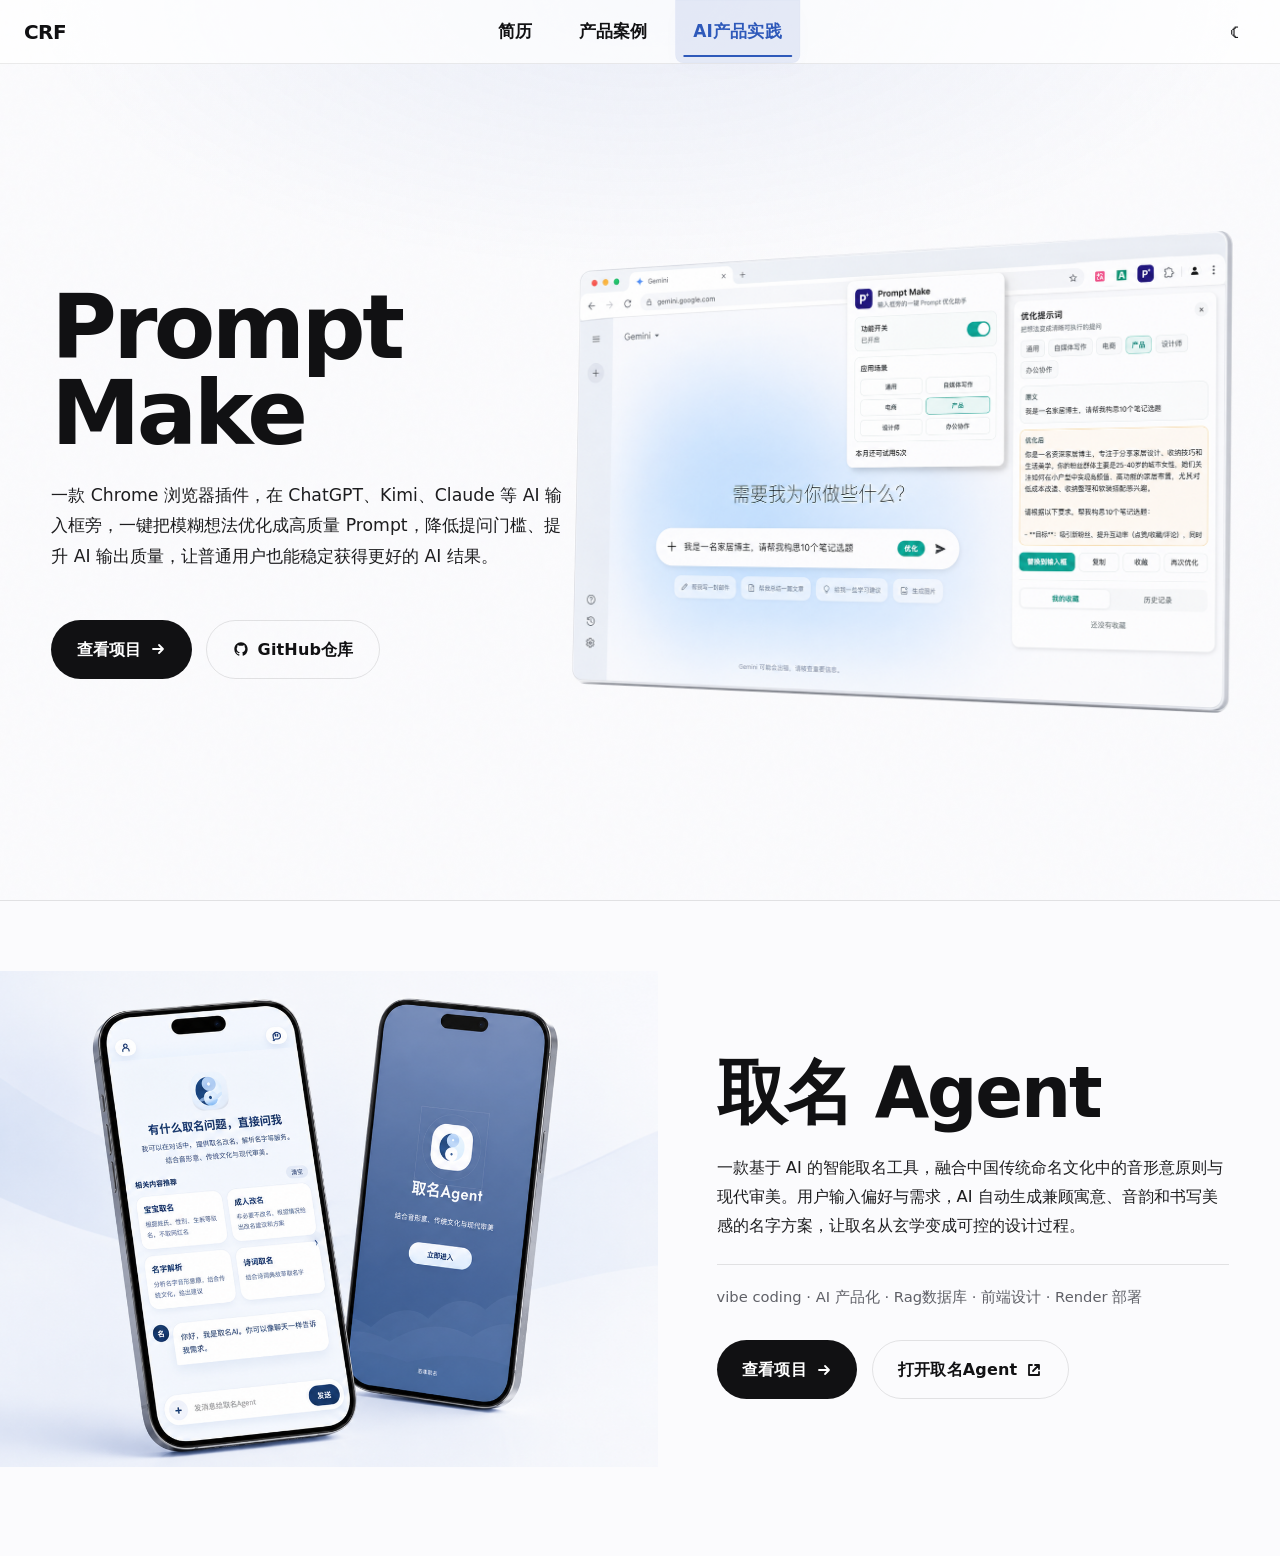
<file: vibe-coding.html>
<!doctype html>
<html lang="zh-CN">
  <head>
    <meta charset="utf-8" />
    <meta name="viewport" content="width=device-width, initial-scale=1" />
    <title>vibe coding | 陈若非</title>
    <meta name="description" content="陈若非的 vibe coding 与人工智能产品化探索。" />
    <link rel="stylesheet" href="styles.css" />
  </head>
  <body>
    <div class="page-container">
      <header class="site-header">
        <a class="site-logo" href="index.html" aria-label="回到简历"><span class="logo-text">CRF</span></a>
        <nav class="primary-nav nav-links" aria-label="一级导航">
          <a class="nav-link" href="index.html">简历</a>
          <div class="nav-dropdown">
            <a class="nav-link" href="product-cases.html" aria-haspopup="true">产品案例</a>
            <div class="nav-dropdown-menu" aria-label="产品案例">
              <a class="nav-dropdown-link" href="case-trade-oms.html">掌中宝交易</a>
              <a class="nav-dropdown-link" href="case-promo.html">掌中宝促销</a>
              <a class="nav-dropdown-link" href="case-goods.html">掌中宝商品</a>
            </div>
          </div>
          <div class="nav-dropdown">
            <a class="nav-link active" href="vibe-coding.html" aria-haspopup="true">AI产品实践</a>
            <div class="nav-dropdown-menu" aria-label="AI产品实践">
              <a class="nav-dropdown-link" href="case-prompt-make.html">PromptMake</a>
              <a class="nav-dropdown-link" href="case-name-agent.html">NameAgent</a>
            </div>
          </div>
        </nav>
        <div class="nav-actions">
          <button class="theme-toggle" type="button" aria-label="切换为深色模式" title="切换为深色模式"><span class="theme-toggle-icon" aria-hidden="true">☾</span></button>
          <button class="hamburger-button" type="button" aria-label="打开导航" aria-expanded="false"><span class="hamburger-icon" aria-hidden="true"><span></span><span></span><span></span></span></button>
        </div>
      </header>
      <div class="slide-menu-overlay" hidden></div>
      <aside class="slide-menu slide-menu--right" id="mobile-nav-menu" aria-hidden="true">
        <nav aria-label="移动端导航">
          <ul class="hamburger-ul">
            <li><a href="index.html"><h3>简历</h3></a></li>
            <li><a href="product-cases.html"><h3>产品案例</h3></a></li>
            <li><a href="vibe-coding.html"><h3 class="index-li">AI产品实践</h3></a></li>
          </ul>
        </nav>
      </aside>
      <main class="page-main vibe-hero-main">
        <section class="vibe-hero" aria-label="Prompt Make 项目首屏">
          <div class="vibe-hero-copy">
            <h1 class="vibe-hero-title">Prompt Make</h1>
            <p class="vibe-hero-lead">一款 Chrome 浏览器插件，在 ChatGPT、Kimi、Claude 等 AI 输入框旁，一键把模糊想法优化成高质量 Prompt，降低提问门槛、提升 AI 输出质量，让普通用户也能稳定获得更好的 AI 结果。</p>
            <div class="vibe-hero-actions">
              <a class="vibe-hero-cta" href="case-prompt-make.html" aria-label="查看 Prompt Make 项目">
                <span>查看项目</span>
                <svg viewBox="0 0 16 16" fill="none" aria-hidden="true">
                  <path d="M3 8h10M9 4l4 4-4 4" stroke="currentColor" stroke-width="1.8" stroke-linecap="round" stroke-linejoin="round"/>
                </svg>
              </a>
              <a class="vibe-hero-cta vibe-hero-cta--ghost" href="https://github.com/Ligell-00/PromptMake" target="_blank" rel="noopener" aria-label="打开 Prompt Make 的 GitHub 仓库">
                <svg viewBox="0 0 24 24" fill="currentColor" aria-hidden="true">
                  <path d="M12 2C6.48 2 2 6.59 2 12.25c0 4.52 2.87 8.35 6.84 9.7.5.09.68-.22.68-.49 0-.24-.01-.88-.01-1.73-2.78.62-3.37-1.38-3.37-1.38-.45-1.18-1.11-1.49-1.11-1.49-.91-.64.07-.63.07-.63 1 .07 1.53 1.06 1.53 1.06.89 1.56 2.34 1.11 2.91.85.09-.66.35-1.11.63-1.37-2.22-.26-4.56-1.14-4.56-5.06 0-1.12.39-2.03 1.03-2.75-.1-.26-.45-1.3.1-2.71 0 0 .84-.28 2.75 1.05A9.37 9.37 0 0 1 12 6.96c.85 0 1.7.12 2.5.34 1.91-1.33 2.75-1.05 2.75-1.05.55 1.41.2 2.45.1 2.71.64.72 1.03 1.63 1.03 2.75 0 3.93-2.34 4.79-4.57 5.05.36.32.68.94.68 1.9 0 1.37-.01 2.48-.01 2.82 0 .27.18.59.69.49A10.2 10.2 0 0 0 22 12.25C22 6.59 17.52 2 12 2Z"/>
                </svg>
                <span>GitHub仓库</span>
              </a>
            </div>
          </div>
          <div class="vibe-hero-visual">
            <img src="assets/prompt-make-hero.png" alt="Prompt Make 项目示意" decoding="async" fetchpriority="high" />
          </div>
        </section>

        <section class="vibe-section" aria-label="取名 Agent 项目">
          <div class="vibe-section-visual">
            <img src="assets/name-agent-hero.png" alt="取名 Agent 原型截图" loading="lazy" decoding="async" />
          </div>
          <div class="vibe-section-copy">
            <h2 class="vibe-section-title">取名 Agent</h2>
            <p class="vibe-section-lead">一款基于 AI 的智能取名工具，融合中国传统命名文化中的音形意原则与现代审美。用户输入偏好与需求，AI 自动生成兼顾寓意、音韵和书写美感的名字方案，让取名从玄学变成可控的设计过程。</p>
            <p class="vibe-section-meta">vibe coding · AI 产品化 · Rag数据库 · 前端设计 · Render 部署</p>
            <div class="vibe-section-actions">
              <a class="vibe-section-cta" href="case-name-agent.html" aria-label="查看取名 Agent 项目">
                <span>查看项目</span>
                <svg viewBox="0 0 16 16" fill="none" aria-hidden="true">
                  <path d="M3 8h10M9 4l4 4-4 4" stroke="currentColor" stroke-width="1.8" stroke-linecap="round" stroke-linejoin="round"/>
                </svg>
              </a>
              <a class="vibe-section-cta vibe-section-cta--ghost" href="https://name-agent-all7.onrender.com/prototype/index.html" target="_blank" rel="noopener" aria-label="打开取名 Agent 原型">
                <span>打开取名Agent</span>
                <svg viewBox="0 0 16 16" fill="none" aria-hidden="true">
                  <path d="M6 3H3v10h10v-3M9 3h4v4M13 3 7 9" stroke="currentColor" stroke-width="1.8" stroke-linecap="round" stroke-linejoin="round"/>
                </svg>
              </a>
            </div>
          </div>
        </section>
      </main>
    </div>
    <script src="script.js"></script>
  </body>
</html>
</file>
<file: styles.css>
:root {
  --color-bg: #fff;
  --color-bg-alt: #fbfbfd;
  --color-fg: #1d1d1f;
  --color-fg-bold: #111113;
  --color-fg-light: #5f6067;
  --color-fg-muted: #8a8b92;
  --color-border: #0000001a;
  --color-border-bg: #0000000f;
  --color-accent: #2e59ba;
  --color-accent-light: #eaf0ff;
  --color-accent-subtle: #f0f5ff;
  --color-surface-hover: #f3f4f8;
  --font-sans: Inter, ui-sans-serif, system-ui, -apple-system, BlinkMacSystemFont, "Segoe UI", "PingFang SC", "Microsoft YaHei", sans-serif;
  --font-heading: var(--font-sans);
  --font-weight-normal: 400;
  --font-weight-medium: 600;
  --font-weight-bold: 700;
  --font-weight-black: 800;
  --text-sm: 0.875rem;
  --text-md: 1rem;
  --text-lg: 1.25rem;
  --text-xl: 1.75rem;
  --text-2xl: 2.5rem;
  --text-3xl: 3.5rem;
  --tracking-tight: -0.03em;
  --leading-normal: 1.7;
  --leading-tight: 1.1;
  --spacing-1: 0.25rem;
  --spacing-2: 0.5rem;
  --spacing-3: 0.75rem;
  --spacing-4: 1rem;
  --spacing-5: 1.25rem;
  --spacing-6: 1.5rem;
  --spacing-8: 2rem;
  --spacing-10: 2.5rem;
  --spacing-12: 3rem;
  --radius-xs: 4px;
  --radius-sm: 8px;
  --radius-md: 12px;
  --radius-lg: 16px;
  --shadow-sm: 0 8px 22px rgba(0, 0, 0, 0.05);
  --shadow-md: 0 18px 45px rgba(0, 0, 0, 0.08);
  --header-height: 64px;
  --header-height-mobile: 56px;
  --z-header: 50;
  --z-sticky: 20;
  --z-overlay: 80;
  --z-menu: 90;
  --duration-fast: 160ms;
  --duration-normal: 300ms;
  --ease-out: cubic-bezier(0.16, 1, 0.3, 1);
  --ease-menu: cubic-bezier(0.22, 1, 0.36, 1);
}

[data-theme="dark"] {
  --color-bg: #121214;
  --color-bg-alt: #17171a;
  --color-fg: #e6e6eb;
  --color-fg-bold: #fbfbfd;
  --color-fg-light: #b4b5bd;
  --color-fg-muted: #7d7f89;
  --color-border: #ffffff24;
  --color-border-bg: #ffffff12;
  --color-accent: #7ea2ff;
  --color-accent-light: #1d2b4f;
  --color-accent-subtle: #18223c;
  --color-surface-hover: #24242a;
}

* {
  box-sizing: border-box;
}

html {
  overflow-x: hidden;
  scroll-behavior: smooth;
}

body {
  margin: 0;
  background-color: var(--color-bg-alt);
  color: var(--color-fg);
  font-family: var(--font-sans);
  font-size: 17px;
  font-weight: var(--font-weight-normal);
  line-height: var(--leading-normal);
  padding-top: var(--header-height);
  -webkit-font-smoothing: antialiased;
  -moz-osx-font-smoothing: grayscale;
}

.portfolio-body {
  background: #fff;
  overflow-x: hidden;
}

[data-theme="dark"] .portfolio-body {
  background: #0f0f10;
}

body::before {
  content: "";
  position: fixed;
  inset: 0;
  background-image: url("data:image/svg+xml,%3Csvg viewBox='0 0 200 200' xmlns='http://www.w3.org/2000/svg'%3E%3Cfilter id='noise'%3E%3CfeTurbulence type='fractalNoise' baseFrequency='0.65' numOctaves='3' stitchTiles='stitch'/%3E%3C/filter%3E%3Crect width='100%25' height='100%25' filter='url(%23noise)'/%3E%3C/svg%3E");
  opacity: 0.02;
  pointer-events: none;
  z-index: -1;
}

body::after {
  content: "";
  position: fixed;
  inset: 0;
  background: radial-gradient(ellipse 80% 50% at 50% 0%, rgba(46, 89, 186, 0.08) 0%, transparent 60%);
  pointer-events: none;
  z-index: -1;
}

a {
  color: inherit;
}

h1,
h2,
h3,
h4,
p {
  margin-top: 0;
}

h1,
h2,
h3,
h4 {
  color: var(--color-fg-bold);
  font-family: var(--font-heading);
  font-weight: var(--font-weight-bold);
  letter-spacing: var(--tracking-tight);
  line-height: var(--leading-tight);
}

p {
  margin: 0 0 1.25rem;
}

ul {
  margin: 0 0 1.25rem;
  padding-left: 1.1rem;
}

li {
  padding-left: 0.35rem;
}

li + li {
  margin-top: 0.45rem;
}

.page-container {
  display: flex;
  min-height: 100vh;
  flex-direction: column;
}

.site-header {
  position: fixed;
  top: 0;
  left: 0;
  z-index: var(--z-header);
  display: flex;
  align-items: center;
  justify-content: space-between;
  width: 100%;
  height: var(--header-height);
  padding: 0 1.5rem;
  border-bottom: 1px solid rgba(0, 0, 0, 0.08);
  background-color: rgba(255, 255, 255, 0.7);
  backdrop-filter: none;
  -webkit-backdrop-filter: none;
}

[data-theme="dark"] .site-header {
  border-bottom-color: rgba(255, 255, 255, 0.09);
  background-color: rgba(18, 18, 20, 0.84);
  box-shadow: 0 12px 32px rgba(0, 0, 0, 0.18);
}

.site-logo {
  display: flex;
  align-items: center;
  text-decoration: none;
}

.logo-text {
  color: var(--color-fg-bold);
  font-size: var(--text-lg);
  font-weight: var(--font-weight-black);
  letter-spacing: var(--tracking-tight);
}

.nav-links {
  position: absolute;
  left: 50%;
  display: flex;
  height: 100%;
  align-items: stretch;
  gap: 0.625rem;
  transform: translateX(-50%);
}

.nav-link {
  position: relative;
  display: flex;
  align-items: center;
  padding: 0.75rem 1.125rem;
  border-radius: 0 0 var(--radius-sm) var(--radius-sm);
  color: var(--color-fg-bold);
  font-size: 1.0625rem;
  font-weight: var(--font-weight-bold);
  letter-spacing: 0.01em;
  text-decoration: none;
  transition:
    color var(--duration-fast) var(--ease-out),
    background-color var(--duration-fast) var(--ease-out),
    transform var(--duration-fast) var(--ease-out);
}

.nav-link::after {
  content: "";
  position: absolute;
  right: 0.5rem;
  bottom: 0.375rem;
  left: 0.5rem;
  height: 2.5px;
  border-radius: 2px;
  background: var(--color-accent);
  transform: scaleX(0);
  transition: transform var(--duration-fast) var(--ease-out);
}

.nav-link:hover {
  color: var(--color-accent);
  background-color: rgba(0, 0, 0, 0.035);
  transform: scale(1.02);
}

[data-theme="dark"] .nav-link:hover {
  color: var(--color-accent);
  background-color: rgba(255, 255, 255, 0.055);
}

.nav-link:hover::after,
.nav-link.active::after {
  transform: scaleX(1);
}

.nav-link.active {
  color: var(--color-accent);
  background-color: rgba(46, 89, 186, 0.105);
  box-shadow:
    inset 0 0 0 1px rgba(46, 89, 186, 0.012),
    0 8px 22px rgba(46, 89, 186, 0.015);
  backdrop-filter: none;
  -webkit-backdrop-filter: none;
}

.nav-link.active:hover {
  color: var(--color-accent);
  background-color: rgba(46, 89, 186, 0.105);
}

.nav-dropdown {
  position: relative;
  display: flex;
  height: 100%;
  align-items: stretch;
}

.nav-dropdown-menu {
  position: absolute;
  top: calc(100% - 0.35rem);
  left: 50%;
  z-index: calc(var(--z-header) + 1);
  display: grid;
  min-width: 11.5rem;
  padding: 0.45rem;
  border: 1px solid var(--color-border);
  border-radius: var(--radius-sm);
  background: rgba(255, 255, 255, 0.98);
  box-shadow: 0 14px 34px rgba(20, 29, 46, 0.14);
  opacity: 0;
  pointer-events: none;
  transform: translate(-50%, -0.4rem);
  visibility: hidden;
  transition:
    opacity var(--duration-fast) var(--ease-out),
    transform var(--duration-fast) var(--ease-out),
    visibility var(--duration-fast) var(--ease-out);
}

.nav-dropdown-link {
  padding: 0.7rem 0.8rem;
  border-radius: calc(var(--radius-sm) - 2px);
  color: var(--color-fg);
  font-size: 0.95rem;
  font-weight: var(--font-weight-medium);
  line-height: 1.35;
  text-decoration: none;
  white-space: nowrap;
  transition:
    color var(--duration-fast) var(--ease-out),
    background-color var(--duration-fast) var(--ease-out);
}

.nav-dropdown-link:hover,
.nav-dropdown-link:focus-visible,
.nav-dropdown-link.active {
  color: var(--color-accent);
  background: rgba(46, 89, 186, 0.09);
}

.nav-dropdown-link:focus-visible {
  outline: 2px solid var(--color-accent);
  outline-offset: -2px;
}

.nav-dropdown:hover .nav-dropdown-menu,
.nav-dropdown:focus-within .nav-dropdown-menu {
  opacity: 1;
  pointer-events: auto;
  transform: translate(-50%, 0);
  visibility: visible;
}

[data-theme="dark"] .nav-dropdown-menu {
  border-color: rgba(255, 255, 255, 0.12);
  background: rgba(24, 25, 29, 0.98);
  box-shadow: 0 16px 38px rgba(0, 0, 0, 0.38);
}

[data-theme="dark"] .nav-dropdown-link:hover,
[data-theme="dark"] .nav-dropdown-link:focus-visible,
[data-theme="dark"] .nav-dropdown-link.active {
  background: rgba(126, 162, 255, 0.12);
}

[data-theme="dark"] .nav-link.active,
[data-theme="dark"] .nav-link.active:hover {
  color: var(--color-accent);
  background-color: rgba(24, 43, 78, 0.68);
  box-shadow:
    inset 0 0 0 1px rgba(126, 162, 255, 0.08),
    0 10px 28px rgba(0, 0, 0, 0.18);
}

.nav-actions {
  display: flex;
  align-items: center;
  gap: 0.75rem;
}

.theme-toggle,
.hamburger-button {
  display: flex;
  width: 44px;
  height: 44px;
  align-items: center;
  justify-content: center;
  padding: 0;
  border: 0;
  border-radius: var(--radius-sm);
  background: transparent;
  color: var(--color-fg);
  cursor: pointer;
  font-size: 1.15rem;
  transition:
    background-color var(--duration-fast) var(--ease-out),
    color var(--duration-fast) var(--ease-out);
}

.theme-toggle:hover,
.hamburger-button:hover {
  background: var(--color-bg-alt);
  color: var(--color-fg-bold);
}

.theme-toggle:focus:not(:focus-visible),
.hamburger-button:focus:not(:focus-visible) {
  outline: none;
}

.theme-toggle:focus-visible,
.hamburger-button:focus-visible,
.nav-link:focus-visible,
.resume-nav-link:focus-visible {
  outline: 2px solid var(--color-accent);
  outline-offset: 2px;
}

.hamburger-button {
  display: none;
}

.hamburger-icon {
  position: relative;
  display: block;
  width: 20px;
  height: 14px;
}

.hamburger-icon span {
  position: absolute;
  left: 0;
  display: block;
  width: 100%;
  height: 2px;
  border-radius: 2px;
  background-color: var(--color-fg-bold);
  transition: all var(--duration-normal) var(--ease-menu);
}

.hamburger-icon span:nth-child(1) {
  top: 0;
}

.hamburger-icon span:nth-child(2) {
  top: 50%;
  transform: translateY(-50%);
}

.hamburger-icon span:nth-child(3) {
  bottom: 0;
}

.hamburger-icon--open span:nth-child(1) {
  top: 50%;
  transform: translateY(-50%) rotate(45deg);
}

.hamburger-icon--open span:nth-child(2) {
  opacity: 0;
  transform: translateY(-50%) scaleX(0);
}

.hamburger-icon--open span:nth-child(3) {
  bottom: 50%;
  transform: translateY(50%) rotate(-45deg);
}

.slide-menu-overlay {
  position: fixed;
  inset: 0;
  z-index: var(--z-overlay);
  background: rgba(0, 0, 0, 0.42);
  opacity: 0;
  pointer-events: none;
  transition: opacity var(--duration-normal) var(--ease-menu);
}

.slide-menu-overlay--open {
  opacity: 1;
  pointer-events: auto;
}

.slide-menu {
  position: fixed;
  top: 0;
  bottom: 0;
  z-index: var(--z-menu);
  width: 300px;
  max-width: 80vw;
  padding: 2.5em 1.5em 0;
  overflow-y: auto;
  background-color: var(--color-bg);
  font-size: 1.15em;
  transition: transform var(--duration-normal) var(--ease-menu);
  -webkit-overflow-scrolling: touch;
}

.slide-menu--right {
  right: 0;
  transform: translateX(100%);
}

.slide-menu--open {
  transform: translateX(0);
}

.hamburger-ul {
  display: flex;
  flex-direction: column;
  gap: 0.25rem;
  margin: 0;
  padding: 1rem 0;
  list-style: none;
}

.hamburger-ul li {
  display: block;
}

.hamburger-ul li a {
  display: block;
  padding: 0.75rem 1rem;
  border-radius: var(--radius-sm);
  text-decoration: none;
  transition: background-color var(--duration-fast) var(--ease-out);
}

.hamburger-ul li a:hover {
  background-color: var(--color-border-bg);
}

.hamburger-ul li a h3 {
  margin: 0;
  padding: 0;
  border: 0;
  color: var(--color-fg);
  font-size: 1rem;
  font-weight: var(--font-weight-medium);
  letter-spacing: normal;
  text-transform: none;
  transition: color var(--duration-fast) var(--ease-out);
}

.hamburger-ul li a:hover h3 {
  color: var(--color-fg-bold);
}

.hamburger-ul .index-li {
  color: var(--color-fg-bold);
  font-weight: var(--font-weight-bold);
}

body.menu-open {
  overflow: hidden;
}

.visually-hidden {
  position: absolute;
  width: 1px;
  height: 1px;
  padding: 0;
  overflow: hidden;
  clip: rect(0, 0, 0, 0);
  white-space: nowrap;
  border: 0;
}

.page-main {
  flex: 1;
  width: 100%;
  max-width: 800px;
  margin: 0 auto;
  padding: 3rem 2rem;
}

.resume-page {
  max-width: 880px;
  margin: 0 auto;
}

.product-cases-main {
  max-width: none;
  padding: 0;
  overflow: hidden;
  background: #fff;
}

[data-theme="dark"] .product-cases-main {
  background: #0f0f10;
}

.product-portfolio-page {
  color: #050505;
}

[data-theme="dark"] .product-portfolio-page {
  color: #f6f6f2;
}

.portfolio-projects {
  display: flex;
  width: min(100%, 1480px);
  margin: 0 auto;
  flex-direction: column;
  gap: clamp(2rem, 4vw, 3.6rem);
  padding: clamp(3.33rem, 5.33vw, 5rem) 0 clamp(5rem, 8vw, 7rem);
}

.portfolio-project {
  --accent: var(--color-accent);
  --hover-shift: clamp(8rem, 17.5vw, 16rem);
  --title-hover-shift: clamp(3rem, 5vw, 5.25rem);
  position: relative;
  display: flex;
  min-height: clamp(230px, 25vw, 330px);
  align-items: center;
  gap: clamp(1.8rem, 3.5vw, 3.25rem);
  color: currentColor;
  isolation: isolate;
  will-change: transform;
  transition: transform 520ms var(--ease-menu);
}

/* 每个项目使用各自专题页的主色，用于悬停投影等 accent 相关样式 */
.portfolio-project:has(#trade) {
  --accent: #1890ff;
}

.portfolio-project:has(#promo) {
  --accent: #f5222d;
}

.portfolio-project:has(#goods) {
  --accent: #ff9b54;
}

.portfolio-project:has(#tools) {
  --accent: #15a888;
}

.portfolio-project--right {
  justify-content: flex-start;
  padding-left: clamp(2rem, 5vw, 4.5rem);
  padding-right: 0;
}

.portfolio-project--left {
  justify-content: flex-end;
  padding-left: 0;
  padding-right: clamp(2rem, 5vw, 4.5rem);
}

.portfolio-role {
  width: clamp(24rem, 38vw, 42rem);
  margin: 0;
  font-family: ui-monospace, SFMono-Regular, Menlo, Consolas, monospace;
  font-size: clamp(1rem, 1.14vw, 1.22rem);
  letter-spacing: 0;
  line-height: 1.52;
}

.portfolio-role span {
  display: block;
}

.portfolio-project--left .portfolio-role {
  order: 3;
}

.portfolio-image-link {
  position: relative;
  flex: 0 0 auto;
  display: block;
  width: clamp(12rem, 15vw, 15.5rem);
  aspect-ratio: 1;
  overflow: hidden;
  border-radius: 50%;
  background: #f4f4f1;
  box-shadow: none;
  transform: scale(1);
  transition:
    box-shadow 360ms var(--ease-out),
    filter 360ms var(--ease-out),
    transform 360ms var(--ease-out);
}

.portfolio-image-link::after {
  content: "";
  position: absolute;
  inset: 0;
  border: 1px solid rgba(0, 0, 0, 0.12);
  border-radius: inherit;
  pointer-events: none;
}

.portfolio-image-link img {
  display: block;
  width: 100%;
  height: 100%;
  object-fit: cover;
  filter: grayscale(0) contrast(1);
  transform: scale(1.03);
  transition:
    filter 420ms var(--ease-out),
    transform 420ms var(--ease-out);
}

.portfolio-title-link {
  flex: 0 0 auto;
  display: block;
  min-width: max-content;
  color: currentColor;
  font-size: clamp(3.6rem, 6.2vw, 7.4rem);
  font-weight: var(--font-weight-black);
  letter-spacing: 0;
  line-height: 0.9;
  text-decoration: none;
  white-space: nowrap;
  transform: translateX(0);
  transition:
    color 260ms var(--ease-out),
    transform 420ms var(--ease-menu);
}

.portfolio-project--left .portfolio-title-link {
  order: 1;
}

.portfolio-project--left .portfolio-image-link {
  order: 2;
}

.portfolio-project--right .portfolio-image-link {
  margin-left: calc(clamp(0.9rem, 1.75vw, 1.625rem) * -1);
  transition:
    box-shadow 360ms var(--ease-out),
    filter 360ms var(--ease-out),
    transform 360ms var(--ease-out),
    margin-left 420ms var(--ease-menu);
}

.portfolio-project--left .portfolio-image-link {
  margin-right: calc(clamp(0.9rem, 1.75vw, 1.625rem) * -1);
  transition:
    box-shadow 360ms var(--ease-out),
    filter 360ms var(--ease-out),
    transform 360ms var(--ease-out),
    margin-right 420ms var(--ease-menu);
}

.portfolio-project:hover .portfolio-title-link,
.portfolio-project:focus-within .portfolio-title-link,
.portfolio-project.is-hover .portfolio-title-link {
  transform: translateX(var(--title-hover-shift));
}

@media (min-width: 769px) {
  .portfolio-project--left:hover .portfolio-title-link,
  .portfolio-project--left:focus-within .portfolio-title-link,
  .portfolio-project--left.is-hover .portfolio-title-link {
    transform: translateX(calc(-1 * var(--title-hover-shift)));
  }
}

.portfolio-project--right:hover,
.portfolio-project--right:focus-within,
.portfolio-project--right.is-hover {
  transform: translateX(var(--hover-shift));
}

.portfolio-project--left:hover,
.portfolio-project--left:focus-within,
.portfolio-project--left.is-hover {
  transform: translateX(calc(-1 * var(--hover-shift)));
}

.portfolio-project:hover .portfolio-image-link,
.portfolio-project:focus-within .portfolio-image-link,
.portfolio-project.is-hover .portfolio-image-link {
  box-shadow: 0 34px 90px color-mix(in srgb, var(--accent) 28%, transparent);
  transform: scale(1.06);
}

.portfolio-project--right:hover .portfolio-image-link,
.portfolio-project--right:focus-within .portfolio-image-link,
.portfolio-project--right.is-hover .portfolio-image-link {
  margin-left: 0;
}

.portfolio-project--left:hover .portfolio-image-link,
.portfolio-project--left:focus-within .portfolio-image-link,
.portfolio-project--left.is-hover .portfolio-image-link {
  margin-right: 0;
}

.portfolio-project:hover img,
.portfolio-project:focus-within img,
.portfolio-project.is-hover img {
  filter: grayscale(0) contrast(1);
  transform: scale(1.12);
}

[data-theme="dark"] .portfolio-image-link {
  background: #19191c;
}

[data-theme="dark"] .portfolio-image-link::after {
  border-color: rgba(255, 255, 255, 0.13);
}

.case-study-body {
  background: #f5f5f2;
  overflow-x: hidden;
}

[data-theme="dark"] .case-study-body {
  background: #0f0f10;
}

.trade-case-main {
  max-width: none;
  padding: 0;
  background:
    linear-gradient(90deg, #ecebe6 0, #ecebe6 48%, #fff 48%, #fff 100%);
}

.goods-case-main {
  --case-accent: #ff9b54;
}

.promo-case-main {
  --case-accent: #f5222d;
}

.tools-case-main {
  --case-accent: #15a888;
}

[data-theme="dark"] .trade-case-main {
  background:
    linear-gradient(90deg, #171719 0, #171719 48%, #101012 48%, #101012 100%);
}

.trade-case-layout {
  display: grid;
  width: min(100%, 1480px);
  min-height: calc(100vh - var(--header-height));
  margin: 0 auto;
  grid-template-columns: minmax(0, 0.96fr) minmax(32rem, 0.84fr);
}

.trade-case-media {
  position: relative;
  min-height: calc(100vh - var(--header-height));
  padding: clamp(2.5rem, 5vw, 5.5rem);
}

.trade-case-media-inner {
  position: sticky;
  top: calc(var(--header-height) + clamp(2rem, 4vw, 4.5rem));
}

.trade-case-kicker {
  margin: 0 0 1.4rem;
  color: #64666d;
  font-size: 0.78rem;
  font-weight: var(--font-weight-bold);
  letter-spacing: 0.12em;
  text-transform: uppercase;
}

[data-theme="dark"] .trade-case-kicker {
  color: #aaaeb8;
}

.trade-case-figure {
  margin: 0;
}

.trade-case-figure--primary {
  overflow: hidden;
  border: 1px solid rgba(20, 24, 32, 0.12);
  border-radius: 28px;
  background: #e4e7ee;
  box-shadow: 0 34px 90px rgba(22, 28, 42, 0.18);
}

.trade-case-figure img {
  display: block;
  width: 100%;
  height: auto;
}

.case-placeholder-frame {
  padding: clamp(1rem, 2vw, 1.5rem);
}

.case-image-placeholder {
  display: flex;
  align-items: center;
  justify-content: center;
  min-height: min(66vh, 620px);
  border: 1px dashed rgba(17, 24, 39, 0.24);
  border-radius: 22px;
  background: #f5f6fa;
  color: #445066;
  font-size: 1.05rem;
  font-weight: var(--font-weight-bold);
}

.case-placeholder-frame figcaption {
  margin-top: 0.95rem;
  color: var(--color-fg-light);
  font-size: 0.9rem;
  line-height: 1.6;
}

[data-theme="dark"] .trade-case-figure--primary {
  border-color: rgba(255, 255, 255, 0.12);
  background: #20222a;
  box-shadow: 0 34px 90px rgba(0, 0, 0, 0.35);
}

[data-theme="dark"] .case-image-placeholder {
  border-color: rgba(255, 255, 255, 0.18);
  background: #17191f;
  color: #d6dae4;
}

.trade-case-metrics {
  display: grid;
  margin-top: 1.25rem;
  grid-template-columns: repeat(4, minmax(0, 1fr));
  gap: 0.75rem;
}

.trade-case-metrics span {
  display: flex;
  min-height: 4.5rem;
  flex-direction: column;
  justify-content: center;
  border-top: 1px solid rgba(20, 24, 32, 0.18);
  color: #5f6067;
  font-size: 0.82rem;
  line-height: 1.35;
}

.trade-case-metrics strong {
  display: block;
  color: #111113;
  font-size: clamp(1.5rem, 2.2vw, 2.25rem);
  line-height: 1;
}

[data-theme="dark"] .trade-case-metrics span {
  border-top-color: rgba(255, 255, 255, 0.18);
  color: #b4b5bd;
}

[data-theme="dark"] .trade-case-metrics strong {
  color: #fbfbfd;
}

.trade-case-content {
  padding: clamp(3rem, 6vw, 6rem) clamp(2rem, 5vw, 5rem) clamp(4rem, 8vw, 7rem);
  background: #fff;
}

[data-theme="dark"] .trade-case-content {
  background: #101012;
}

.trade-case-hero {
  max-width: 40rem;
  margin-bottom: clamp(3rem, 6vw, 5rem);
}

.case-eyebrow {
  margin-bottom: 1.2rem;
  color: var(--case-accent, var(--color-accent));
  font-size: 0.8rem;
  font-weight: var(--font-weight-black);
  letter-spacing: 0.14em;
  text-transform: uppercase;
}

.goods-case-main .trade-case-metrics strong,
.promo-case-main .trade-case-metrics strong,
.tools-case-main .trade-case-metrics strong {
  color: var(--case-accent);
  font-size: clamp(1.05rem, 1.45vw, 1.45rem);
  line-height: 1.14;
}

.trade-case-hero h1 {
  margin-bottom: 1.4rem;
  color: var(--color-fg-bold);
  font-size: clamp(4rem, 8vw, 8rem);
  letter-spacing: 0;
  line-height: 0.9;
}

.case-lede {
  margin: 0;
  color: var(--color-fg);
  font-size: clamp(1.18rem, 1.6vw, 1.45rem);
  line-height: 1.75;
}

.case-story-section {
  max-width: 44rem;
  padding: clamp(2.25rem, 5vw, 4rem) 0;
  border-top: 1px solid var(--color-border);
}

.case-story-section h2 {
  margin-bottom: 1.25rem;
  color: var(--color-fg-bold);
  font-size: clamp(1.55rem, 2.3vw, 2.25rem);
  letter-spacing: 0;
}

.case-story-section h3 {
  margin: 1.15rem 0 0.55rem;
  color: var(--color-fg-bold);
  font-size: 1.02rem;
  letter-spacing: 0;
  line-height: 1.5;
}

.case-story-section p {
  margin-bottom: 1.05rem;
  color: var(--color-fg);
  font-size: 1.04rem;
  line-height: 1.9;
}

.case-story-section ul {
  margin: 0 0 1.1rem;
  padding-left: 1.2rem;
  color: var(--color-fg);
  font-size: 1.04rem;
  line-height: 1.85;
}

.case-story-section li + li {
  margin-top: 0.35rem;
}

.case-story-section p:last-child {
  margin-bottom: 0;
}

.promo-case-main .trade-case-hero {
  max-width: 46rem;
}

.promo-case-main .promo-showcase-frame img {
  display: block;
  width: 100%;
  height: auto;
}

.promo-case-main .trade-case-metrics {
  grid-template-columns: repeat(3, minmax(0, 1fr));
}

.promo-case-main .case-meta-label {
  max-width: 46rem;
}

.promo-case-main .trade-case-hero h1 {
  margin: 0 0 1.35rem;
  color: var(--color-fg-bold);
  font-size: clamp(3.5rem, 7.2vw, 6.8rem);
  letter-spacing: 0;
  line-height: 1;
  white-space: nowrap;
}

.promo-case-main .case-lede,
.promo-case-main .case-story-section p,
.promo-case-main .case-story-section ul {
  max-width: 46rem;
  color: var(--color-fg);
  font-size: clamp(1.05rem, 1.28vw, 1.22rem);
  line-height: 1.88;
}

.promo-case-main .case-lede {
  margin: 0 0 1.05rem;
  font-size: clamp(1.18rem, 1.6vw, 1.48rem);
  line-height: 1.76;
}

.promo-case-main .case-story-section {
  max-width: 46rem;
}

.promo-case-main .case-story-section h2 {
  margin: 0 0 1.35rem;
  color: var(--color-fg-bold);
  font-size: clamp(2.5rem, 4.5vw, 5.4rem);
  font-weight: var(--font-weight-black);
  letter-spacing: 0;
  line-height: 1.05;
}

.promo-case-main .case-story-section h3 {
  margin: 1.25rem 0 0.55rem;
  color: var(--color-fg-bold);
  font-size: clamp(1.08rem, 1.35vw, 1.24rem);
  font-weight: var(--font-weight-bold);
  letter-spacing: 0;
  line-height: 1.45;
}

.promo-case-main .case-story-section ul {
  margin: 0 0 1.05rem;
  padding-left: 1.2rem;
}

.promo-case-main .case-story-section li {
  margin: 0 0 0.5rem;
}

.promo-case-main .case-story-section li::marker {
  color: var(--case-accent);
}

.promo-split-main {
  --trade-accent: #1890ff;
}

.trade-split-main.goods-split-main {
  --trade-accent: #ff9b54;
  --trade-card: rgba(255, 155, 84, 0.1);
}

[data-theme="dark"] .trade-split-main.goods-split-main {
  --trade-accent: #ffb06f;
  --trade-card: rgba(255, 176, 111, 0.12);
}

.trade-split-main.tools-split-main {
  --trade-accent: #15a888;
  --trade-card: rgba(21, 168, 136, 0.1);
}

.promo-split-main .trade-split-section {
  grid-template-columns: minmax(0, 1.04fr) minmax(30rem, 0.96fr);
}

.promo-split-main .trade-split-frame {
  overflow: visible;
  border: 0;
  border-radius: 0;
  background: transparent;
  box-shadow: none;
}

.promo-split-main .promo-split-frame img {
  display: block;
  width: 100%;
  height: auto;
  border-radius: 0;
}

.promo-split-main .trade-split-frame:hover img {
  transform: none;
}

.promo-split-main .promo-split-visual-stack {
  display: grid;
  gap: clamp(1.5rem, 2.4vw, 2.5rem);
}

.promo-split-main .promo-product-frame {
  overflow: hidden;
  padding: clamp(0.65rem, 1.1vw, 1rem);
  border: 1px solid rgba(19, 26, 34, 0.1);
  border-radius: 8px;
  background: #fff;
  box-shadow: 0 12px 34px rgba(20, 32, 46, 0.1);
}

.promo-split-main .promo-product-frame img {
  width: 100%;
  height: auto;
  border-radius: 4px;
}

.promo-split-main .promo-product-frame video {
  display: block;
  width: 100%;
  height: auto;
  border-radius: 4px;
  background: #f3f6fb;
}

.promo-split-main .promo-lottery-video-crop {
  overflow: hidden;
  border-radius: 4px;
}

.promo-split-main .promo-lottery-video-crop video {
  margin-bottom: -30px;
  transform: translateY(-15px);
  border-radius: 0;
  background: transparent;
}

/* 横向自动无缝滚动帧（超宽长图） */
.promo-split-main .promo-scroll-frame {
  overflow: hidden;
}

.promo-split-main .promo-scroll-viewport {
  overflow: hidden;
  width: 100%;
  aspect-ratio: 1920 / 1306;
  border-radius: 4px;
  background: #f3f6fb;
}

.promo-split-main .promo-scroll-track {
  display: flex;
  align-items: stretch;
  width: max-content;
  height: 100%;
  animation: promo-hscroll 36s linear infinite;
}

.promo-split-main .promo-product-frame .promo-scroll-track img {
  display: block;
  width: auto;
  height: 100%;
  border-radius: 0;
  flex: none;
}

.promo-split-main .promo-scroll-frame:hover .promo-scroll-track {
  animation-play-state: paused;
}

@keyframes promo-hscroll {
  from { transform: translateX(0); }
  to { transform: translateX(-50%); }
}

@media (prefers-reduced-motion: reduce) {
  .promo-split-main .promo-scroll-track {
    animation: none;
  }
}

.promo-split-main .case-meta-label {
  max-width: 46rem;
}

.promo-split-main .trade-section-label.case-meta-label {
  color: var(--trade-soft);
}

.promo-split-main .trade-split-copy h3 {
  margin: 1.35rem 0 0.55rem;
  color: var(--trade-text);
  font-size: clamp(1.08rem, 1.35vw, 1.24rem);
  font-weight: var(--font-weight-bold);
  letter-spacing: 0;
  line-height: 1.45;
}

.promo-split-main .trade-split-copy strong {
  color: var(--trade-text);
  font-weight: var(--font-weight-black);
}

.promo-split-main .promo-split-metrics {
  max-width: 46rem;
}

.trade-split-body {
  background: #f6f8fb;
}

[data-theme="dark"] .trade-split-body {
  background: #111920;
}

.trade-split-main {
  --trade-bg: #f6f8fb;
  --trade-panel: #ffffff;
  --trade-panel-soft: #edf3f8;
  --trade-text: #131a22;
  --trade-muted: rgba(19, 26, 34, 0.72);
  --trade-soft: rgba(19, 26, 34, 0.62);
  --trade-border: rgba(19, 26, 34, 0.12);
  --trade-card: rgba(24, 144, 255, 0.08);
  --trade-accent: #1890ff;
  --trade-shadow: rgba(20, 32, 46, 0.12);
  max-width: none;
  padding: 0;
  background: var(--trade-bg);
  color: var(--trade-text);
}

[data-theme="dark"] .trade-split-main {
  --trade-bg: #111920;
  --trade-panel: #182128;
  --trade-panel-soft: #182128;
  --trade-text: #f5f8fb;
  --trade-muted: rgba(245, 248, 251, 0.82);
  --trade-soft: rgba(245, 248, 251, 0.68);
  --trade-border: rgba(255, 255, 255, 0.1);
  --trade-card: rgba(24, 144, 255, 0.09);
  --trade-accent: #1890ff;
  --trade-shadow: rgba(0, 0, 0, 0.24);
}

.trade-split-main img {
  display: block;
  width: 100%;
  height: auto;
}

.trade-split-section {
  display: grid;
  width: min(100%, 1680px);
  margin: 0 auto;
  grid-template-columns: minmax(0, 1.08fr) minmax(30rem, 0.92fr);
  gap: clamp(2.25rem, 4.2vw, 5rem);
  align-items: start;
  padding: clamp(3.75rem, 5.8vw, 6.25rem) clamp(2rem, 5vw, 5rem);
  scroll-margin-top: calc(var(--header-height) + 2rem);
}

.trade-split-section + .trade-split-section {
  padding-top: clamp(2.25rem, 4.5vw, 4.8rem);
}

.trade-split-hero {
  min-height: calc(100vh - var(--header-height));
  align-items: start;
  padding-top: clamp(3rem, 5vw, 5.5rem);
}

.trade-split-hero .trade-split-copy {
  padding-top: 0;
}

.trade-split-visual--sticky {
  position: static;
}

.trade-split-frame {
  overflow: hidden;
  margin: 0;
  border: 1px solid var(--trade-border);
  border-radius: 8px;
  background: var(--trade-panel);
  box-shadow: 0 24px 90px var(--trade-shadow);
}

.trade-split-frame--hero {
  box-shadow: 0 40px 120px var(--trade-shadow);
}

.trade-split-frame--flow {
  padding: clamp(0.85rem, 1.4vw, 1.25rem);
  border: 0;
  background: #fff;
  cursor: zoom-in;
}

.trade-split-frame--swimlane {
  padding-block: clamp(1.7rem, 2.8vw, 2.5rem);
  padding-inline: clamp(0.85rem, 1.4vw, 1.25rem);
}

.trade-split-frame--original-size {
  display: flex;
  justify-content: center;
  padding: clamp(0.8rem, 1.35vw, 1.2rem);
  background: #fff;
}

.trade-split-frame--original-size img {
  width: auto;
  max-width: 100%;
  height: auto;
}

.trade-split-frame--original-size:hover img {
  transform: none;
}

.trade-split-frame--motion {
  padding: clamp(0.8rem, 1.35vw, 1.2rem);
  background: #fff;
}

.trade-split-frame--motion video {
  display: block;
  width: 100%;
  height: auto;
  border-radius: 6px;
  background: #111920;
}

.trade-split-frame--video {
  padding: clamp(0.8rem, 1.35vw, 1.2rem);
  background: #fff;
}

.trade-split-frame--video video {
  display: block;
  width: 100%;
  aspect-ratio: 41 / 24;
  border-radius: 6px;
  object-fit: cover;
  background: #111920;
}

.trade-split-frame--video:hover video {
  transform: none;
}

.trade-phone-composite {
  position: relative;
  background: #111920;
}

.trade-phone-composite:hover img {
  transform: none;
}

.trade-phone-composite-video {
  position: absolute;
  top: 9.7%;
  left: 71.55%;
  width: 20.05%;
  height: 77.4%;
  border-radius: 6.5% / 3.2%;
  background: #fff;
  object-fit: cover;
}

.trade-lightbox-trigger {
  display: block;
  width: 100%;
  padding: 0;
  border: 0;
  background: transparent;
  cursor: zoom-in;
}

.trade-split-frame--flow .trade-lightbox-trigger {
  overflow: hidden;
  border-radius: 6px;
  background: #fff;
}

.trade-split-frame--flow img {
  width: 100%;
  border-radius: 6px;
}

.trade-split-frame img {
  transition: transform 520ms var(--ease-out);
}

.trade-split-frame:hover img {
  transform: scale(1.018);
}

.trade-image-stack {
  display: grid;
  gap: 1.25rem;
}

.case-split-frame {
  background: color-mix(in srgb, var(--trade-panel) 86%, var(--trade-card));
}

.case-split-frame img {
  aspect-ratio: 16 / 11;
  object-fit: contain;
}

.case-split-visual {
  display: grid;
  gap: 1rem;
}

.goods-case-main .trade-section-label {
  color: #4b5563;
}

[data-theme="dark"] .goods-case-main .trade-section-label {
  color: #c7ccd4;
}

.goods-case-main .trade-split-copy ul li::marker {
  color: #4b5563;
}

[data-theme="dark"] .goods-case-main .trade-split-copy ul li::marker {
  color: #c7ccd4;
}

.goods-case-main .trade-split-metrics {
  max-width: 30rem;
  grid-template-columns: 1fr;
  gap: 0;
}

.goods-case-main .trade-split-metrics span {
  display: grid;
  min-height: 0;
  grid-template-columns: minmax(7.5rem, max-content) 1fr;
  gap: 1rem;
  align-items: baseline;
  padding: 0.85rem 0;
  border-top: 1px solid var(--trade-border);
}

.goods-case-main .trade-split-metrics strong {
  margin: 0;
  color: var(--trade-text);
  font-size: clamp(1.35rem, 1.8vw, 1.9rem);
  line-height: 1.12;
  white-space: nowrap;
}

.goods-frame {
  background: #fff;
}

.goods-frame--dashboard img {
  aspect-ratio: 36 / 25;
}

.goods-frame--padded {
  padding: clamp(0.65rem, 1.2vw, 1rem);
  background: #fff;
}

.goods-frame--padded img {
  border-radius: 6px;
}

.goods-frame--gif {
  padding: clamp(0.55rem, 1vw, 0.9rem);
}

.goods-frame--gif img {
  aspect-ratio: 750 / 616;
  border-radius: 4px;
}

.goods-frame--phone {
  display: flex;
  justify-content: center;
  padding: clamp(1rem, 2vw, 1.4rem);
}

.goods-frame--phone img {
  width: min(100%, 17rem);
  aspect-ratio: auto;
  border-radius: 16px;
  box-shadow: 0 18px 50px rgba(20, 32, 46, 0.14);
}

.goods-frame--brand {
  display: flex;
  align-items: center;
  justify-content: center;
  min-height: clamp(18rem, 34vw, 32rem);
  background:
    radial-gradient(circle at 50% 44%, rgba(255, 155, 84, 0.22), transparent 48%),
    color-mix(in srgb, var(--trade-panel) 88%, var(--trade-card));
}

.goods-frame--brand img {
  width: min(58%, 20rem);
  aspect-ratio: 1;
  border-radius: 24%;
  box-shadow: 0 24px 70px rgba(255, 155, 84, 0.22);
}

.goods-media-stack {
  display: grid;
  gap: 1rem;
}

.goods-video-grid {
  display: grid;
  grid-template-columns: repeat(2, minmax(0, 1fr));
  gap: 1rem;
  align-items: start;
}

.goods-video-frame {
  padding: clamp(0.55rem, 1vw, 0.85rem);
  background: #fff;
}

.goods-video-frame video {
  display: block;
  width: 100%;
  max-height: min(70vh, 38rem);
  aspect-ratio: 16 / 9;
  border-radius: 6px;
  object-fit: contain;
  background: #f3f6fb;
}

.goods-video-frame:hover video,
.goods-frame--phone:hover img,
.goods-frame--brand:hover img {
  transform: none;
}

[data-theme="dark"] .goods-frame,
[data-theme="dark"] .goods-video-frame {
  background: #f8fafc;
}

.goods-continuous-copy .trade-section-label {
  margin-top: clamp(2.25rem, 4vw, 3.6rem);
}

.goods-continuous-copy .trade-section-label:first-of-type {
  margin-top: clamp(2rem, 3vw, 2.8rem);
}

.goods-continuous-media {
  gap: 1rem;
}

.goods-transition-line {
  display: flex;
  flex-wrap: wrap;
  gap: 0.45rem 0.65rem;
  align-items: baseline;
  margin-bottom: 0.85rem !important;
}

.goods-transition-line span {
  color: var(--trade-soft);
  font-weight: var(--font-weight-bold);
}

.case-scroll-enhanced .case-scroll-layout {
  display: grid;
  width: min(100%, 1680px);
  margin: 0 auto;
  grid-template-columns: minmax(0, 1.08fr) minmax(30rem, 0.92fr);
  gap: clamp(2.25rem, 4.2vw, 5rem);
  align-items: start;
  padding: clamp(3.75rem, 5.8vw, 6.25rem) clamp(2rem, 5vw, 5rem);
}

.case-scroll-enhanced .case-scroll-rail,
.case-scroll-enhanced .case-scroll-story {
  display: grid;
  align-content: start;
}

.case-scroll-enhanced .case-scroll-rail {
  gap: clamp(1.4rem, 2.1vw, 2.25rem);
}

.case-scroll-enhanced .case-scroll-story {
  gap: clamp(2.4rem, 4.2vw, 4.85rem);
}

.case-scroll-enhanced .trade-split-section,
.case-scroll-enhanced .trade-split-section + .trade-split-section {
  display: block;
  width: 100%;
  padding: 0;
}

.case-scroll-enhanced .trade-split-hero {
  min-height: 0;
}

.case-scroll-enhanced .trade-split-visual,
.case-scroll-enhanced .trade-split-copy {
  width: 100%;
}

.case-scroll-enhanced .case-scroll-visual-item {
  width: 100%;
}

.case-scroll-enhanced .case-scroll-visual-item--hero {
  margin-bottom: 0;
}

.trade-lightbox {
  position: fixed;
  inset: 0;
  z-index: 1000;
  display: none;
  background: rgba(10, 15, 22, 0.86);
}

.trade-lightbox.is-open {
  display: block;
}

body.lightbox-open {
  overflow: hidden;
}

.trade-lightbox-canvas {
  width: 100%;
  height: 100%;
  padding: 4.5rem 2rem 2rem;
  overflow: auto;
  cursor: zoom-out;
}

.trade-lightbox-image {
  display: block;
  max-width: none;
  width: auto;
  height: auto;
  margin: 0 auto 2rem;
  background: #fff;
  cursor: default;
}

.trade-lightbox-close {
  position: fixed;
  top: 1.2rem;
  right: 1.2rem;
  z-index: 1001;
  display: grid;
  width: 2.75rem;
  height: 2.75rem;
  place-items: center;
  border: 1px solid rgba(255, 255, 255, 0.32);
  border-radius: 999px;
  background: rgba(255, 255, 255, 0.12);
  color: #fff;
  font-size: 1.6rem;
  line-height: 1;
  cursor: pointer;
}

.trade-split-copy {
  align-self: start;
  padding-top: 0.35rem;
}

.trade-section-label {
  margin: 0 0 1.15rem;
  color: #1890ff;
  font-size: 0.9rem;
  font-weight: var(--font-weight-black);
  letter-spacing: 0.1em;
  text-transform: uppercase;
}

.case-meta-label {
  margin: 0 0 1.15rem;
  color: var(--color-fg-light);
  font-size: clamp(1.05rem, 1.28vw, 1.22rem);
  font-weight: var(--font-weight-black);
  letter-spacing: 0.1em;
  line-height: 1.45;
  text-transform: uppercase;
}

.trade-split-copy h1,
.trade-split-copy h2 {
  margin: 0 0 1.35rem;
  color: var(--trade-text);
  letter-spacing: 0;
  line-height: 1.05;
}

.trade-split-copy h1 {
  font-size: clamp(4.4rem, 7.6vw, 8.6rem);
  line-height: 0.92;
}

.trade-split-copy h2 {
  font-size: clamp(2.5rem, 4.5vw, 5.4rem);
}

.trade-split-copy p {
  max-width: 46rem;
  margin: 0 0 1.05rem;
  color: var(--trade-muted);
  font-size: clamp(1.05rem, 1.28vw, 1.22rem);
  line-height: 1.88;
}

.trade-inline-zoom-frame {
  position: relative;
  z-index: 1;
  width: min(100%, 52rem);
  margin: 2.2rem 0 0 auto;
  background: transparent;
  cursor: zoom-in;
}

.trade-inline-zoom-frame img {
  display: block;
  width: 100%;
  height: auto;
  transform-origin: top right;
  transition: transform 420ms var(--ease-out);
}

@media (hover: hover) and (pointer: fine) {
  .trade-inline-zoom-frame:hover {
    z-index: 20;
  }

  .trade-inline-zoom-frame:hover img {
    transform: scale(1.36);
  }
}

.trade-split-lede {
  font-size: clamp(1.18rem, 1.6vw, 1.48rem) !important;
  line-height: 1.76 !important;
}

.trade-split-tags {
  display: flex;
  flex-wrap: wrap;
  gap: 0.55rem;
  margin: 0.9rem 0 1.4rem;
  max-width: 46rem;
}

.trade-split-tags span {
  display: inline-flex;
  align-items: center;
  min-height: 2rem;
  padding: 0.35rem 0.78rem;
  border: 1px solid var(--trade-border);
  border-radius: 999px;
  background: var(--trade-card);
  color: var(--trade-accent);
  font-size: 0.82rem;
  font-weight: 700;
  line-height: 1.2;
}

.trade-split-metrics {
  display: grid;
  margin-top: clamp(2rem, 4vw, 3.5rem);
  grid-template-columns: repeat(3, minmax(0, 1fr));
  gap: 1rem;
}

.trade-split-metrics span {
  min-height: 5.5rem;
  padding-top: 1rem;
  color: var(--trade-soft);
  font-size: 0.86rem;
  line-height: 1.4;
}

.trade-split-metrics strong {
  display: block;
  margin-bottom: 0.4rem;
  color: var(--trade-text);
  font-size: clamp(1.8rem, 2.8vw, 3rem);
  line-height: 1;
}

.trade-strategy-mini {
  display: grid;
  gap: 0.75rem;
  margin-top: 2rem;
}

.trade-strategy-mini span {
  display: block;
  padding: 0.95rem 1.1rem;
  border: 1px solid rgba(24, 144, 255, 0.26);
  border-radius: 8px;
  background: var(--trade-card);
  color: var(--trade-muted);
  font-weight: var(--font-weight-bold);
}

.trade-result-strip--split,
.trade-result-cards--split {
  grid-template-columns: 1fr;
}

.trade-result-strip--split span,
.trade-result-cards--split div {
  min-height: 0;
}

.trade-result-strip {
  display: grid;
  margin-top: clamp(2.2rem, 4vw, 4rem);
  grid-template-columns: repeat(3, minmax(0, 1fr));
  gap: 1rem;
}

.trade-result-strip span,
.trade-result-cards div {
  border: 1px solid rgba(24, 144, 255, 0.22);
  border-radius: 8px;
  background: var(--trade-card);
  color: var(--trade-muted);
}

.trade-result-strip span {
  min-height: 8.5rem;
  padding: 1.3rem;
  font-size: 1.03rem;
  line-height: 1.5;
}

.trade-result-strip strong {
  display: block;
  margin-top: 0.5rem;
  color: #1890ff;
  font-size: clamp(2.7rem, 5vw, 5.2rem);
  line-height: 1;
}

.trade-result-cards {
  display: grid;
  margin-top: clamp(2.2rem, 4vw, 4rem);
  grid-template-columns: repeat(3, minmax(0, 1fr));
  gap: 1rem;
}

.trade-result-cards div {
  min-height: 14rem;
  padding: 1.4rem;
}

.trade-result-cards span,
.trade-result-cards strong {
  display: block;
}

.trade-result-cards span {
  margin-bottom: 1rem;
  color: #1890ff;
  font-size: 1.35rem;
  font-weight: var(--font-weight-bold);
}

.trade-result-cards strong {
  margin-bottom: 1rem;
  color: var(--trade-text);
  font-size: clamp(1.35rem, 2.3vw, 2.2rem);
  line-height: 1.25;
}

.trade-result-cards p {
  margin: 0;
  font-size: 1.02rem;
  line-height: 1.72;
}

.portfolio-back-top {
  position: fixed;
  right: clamp(1rem, 3vw, 2.5rem);
  bottom: clamp(1rem, 3vw, 2rem);
  z-index: 30;
  display: flex;
  width: 3rem;
  height: 3rem;
  align-items: center;
  justify-content: center;
  border: 0;
  border-radius: 50%;
  background: #050505;
  color: #fff;
  cursor: pointer;
  font-size: 1.35rem;
  line-height: 1;
  opacity: 0;
  transform: translateY(18px);
  transition:
    background-color 220ms var(--ease-out),
    opacity 260ms var(--ease-out),
    transform 260ms var(--ease-out);
}

.portfolio-back-top.is-visible {
  opacity: 1;
  transform: translateY(0);
}

.portfolio-back-top:hover,
.portfolio-back-top:focus-visible {
  background: var(--color-accent);
}

.reveal-item {
  opacity: 0;
  transform: translateY(24px);
  transition:
    opacity 620ms var(--ease-out),
    transform 620ms var(--ease-out),
    border-color var(--duration-fast) var(--ease-out),
    box-shadow var(--duration-fast) var(--ease-out);
}

.reveal-item.is-visible {
  opacity: 1;
  transform: translateY(0);
}

.portfolio-project--right.reveal-item.is-visible:hover,
.portfolio-project--right.reveal-item.is-visible:focus-within,
.portfolio-project--right.reveal-item.is-visible.is-hover {
  transform: translateX(var(--hover-shift));
}

.portfolio-project--left.reveal-item.is-visible:hover,
.portfolio-project--left.reveal-item.is-visible:focus-within,
.portfolio-project--left.reveal-item.is-visible.is-hover {
  transform: translateX(calc(-1 * var(--hover-shift)));
}

.resume-header {
  margin-bottom: 2rem;
  text-align: center;
}

.resume-title {
  margin: 0 0 1.25rem;
  color: var(--color-fg-bold);
  font-size: clamp(2.5rem, 5vw, 3.5rem);
  font-weight: var(--font-weight-black);
  letter-spacing: var(--tracking-tight);
}

.resume-summary {
  max-width: 640px;
  margin: 0 auto;
  color: var(--color-fg);
  font-size: var(--text-lg);
  line-height: 1.7;
  text-wrap: pretty;
}

.resume-nav {
  position: sticky;
  top: var(--header-height);
  z-index: var(--z-sticky);
  display: flex;
  flex-wrap: wrap;
  justify-content: center;
  gap: var(--spacing-2);
  margin: var(--spacing-6) 0 var(--spacing-4);
  padding: var(--spacing-4) var(--spacing-6);
  border: 1px solid rgba(0, 0, 0, 0.045);
  border-radius: var(--radius-lg);
  background: rgba(248, 249, 252, 0.94);
  box-shadow: 0 12px 30px rgba(0, 0, 0, 0.045);
  backdrop-filter: none;
  -webkit-backdrop-filter: none;
}

.resume-nav-link {
  padding: 0.5rem 1rem;
  border: 0;
  border-radius: var(--radius-sm);
  background: transparent;
  color: var(--color-fg-light);
  font-size: var(--text-sm);
  font-weight: var(--font-weight-medium);
  text-decoration: none;
  transition:
    background-color var(--duration-fast) var(--ease-out),
    color var(--duration-fast) var(--ease-out);
}

.resume-nav-link:hover {
  color: var(--color-fg);
  background: rgba(0, 0, 0, 0.035);
  transform: translateY(-1px);
}

.resume-nav-link.active {
  color: var(--color-accent);
  background: rgba(46, 89, 186, 0.095);
  font-weight: var(--font-weight-bold);
}

.resume-nav-link.active:hover {
  color: var(--color-accent);
  background: rgba(46, 89, 186, 0.095);
}

[data-theme="dark"] .resume-nav {
  border-color: rgba(255, 255, 255, 0.09);
  background: rgba(18, 18, 20, 0.94);
  box-shadow: 0 16px 36px rgba(0, 0, 0, 0.22);
}

[data-theme="dark"] .resume-nav-link:hover {
  color: var(--color-fg-bold);
  background: rgba(255, 255, 255, 0.09);
}

[data-theme="dark"] .resume-nav-link.active,
[data-theme="dark"] .resume-nav-link.active:hover {
  color: var(--color-accent);
  background: rgba(24, 43, 78, 0.78);
}

.resume-content {
  display: flex;
  flex-direction: column;
  gap: 4.5rem;
}

.resume-section {
  scroll-margin-top: calc(var(--header-height) + 6rem);
  padding-top: var(--spacing-10);
  border-top: 2px solid var(--color-border);
}

.resume-section:first-child {
  border-top: 0;
  padding-top: 0;
}

.resume-section .title {
  margin-bottom: 2.5rem;
  text-align: center;
}

.resume-section .title h3 {
  display: inline-block;
  margin: 0;
  padding-bottom: 0.75rem;
  border-bottom: 3px solid var(--color-accent);
  color: var(--color-fg-bold);
  font-size: var(--text-3xl);
  font-weight: var(--font-weight-black);
  letter-spacing: var(--tracking-tight);
}

.job-card {
  position: relative;
  overflow: hidden;
  margin-bottom: 1.25rem;
  padding: 2rem;
  border: 1px solid var(--color-border);
  border-radius: var(--radius-lg);
  background: rgba(255, 255, 255, 0.86);
  box-shadow: var(--shadow-sm);
  transition:
    border-color var(--duration-fast) var(--ease-out),
    box-shadow var(--duration-fast) var(--ease-out),
    transform var(--duration-fast) var(--ease-out),
    background-color var(--duration-fast) var(--ease-out);
}

.job-card::before,
.skill-groups article::before {
  content: "";
  position: absolute;
  top: 2rem;
  bottom: 2rem;
  left: 0;
  width: 4px;
  border-radius: 0 4px 4px 0;
  background: var(--color-accent);
  opacity: 0;
  transform: scaleY(0.72);
  transform-origin: center;
  transition:
    opacity var(--duration-fast) var(--ease-out),
    transform var(--duration-fast) var(--ease-out);
}

.job-card:hover,
.job-card.is-hover,
.skill-groups article:hover,
.skill-groups article.is-hover {
  border-color: color-mix(in srgb, var(--color-accent) 58%, transparent);
  box-shadow: 0 22px 54px rgba(46, 89, 186, 0.16);
  transform: translateY(-3px);
}

.job-card:hover::before,
.job-card.is-hover::before,
.skill-groups article:hover::before,
.skill-groups article.is-hover::before {
  opacity: 1;
  transform: scaleY(1);
}

[data-theme="dark"] .job-card,
[data-theme="dark"] .skill-groups article {
  background: rgba(24, 24, 28, 0.86);
}

.job-card:last-child {
  margin-bottom: 0;
}

.job-card h4 {
  margin: 0 0 0.5rem;
  color: var(--color-fg-bold);
  font-size: 1.35rem;
  font-weight: var(--font-weight-black);
  letter-spacing: -0.02em;
}

.job-card p,
.job-card li {
  color: var(--color-fg);
}

.job-meta {
  margin-bottom: 1.1rem;
  color: var(--color-fg-light) !important;
  font-size: var(--text-sm);
  font-weight: var(--font-weight-medium);
}

.job-card.compact {
  padding: 1.5rem 1.75rem;
}

.skill-groups {
  display: grid;
  grid-template-columns: repeat(2, minmax(0, 1fr));
  gap: 1rem;
}

.skill-groups article {
  position: relative;
  overflow: hidden;
  padding: 1.35rem;
  border: 1px solid var(--color-border);
  border-radius: var(--radius-md);
  background: rgba(255, 255, 255, 0.78);
  transition:
    border-color var(--duration-fast) var(--ease-out),
    box-shadow var(--duration-fast) var(--ease-out),
    transform var(--duration-fast) var(--ease-out),
    background-color var(--duration-fast) var(--ease-out);
}

.skill-groups h4 {
  margin: 0 0 0.55rem;
  font-size: 1.08rem;
  font-weight: var(--font-weight-black);
}

.skill-groups p {
  margin: 0;
  color: var(--color-fg-light);
  font-size: 0.96rem;
}

.contact-section p {
  margin-bottom: 0.35rem;
}

@media (max-width: 900px) {
  .nav-link {
    padding-right: 0.75rem;
    padding-left: 0.75rem;
    font-size: 0.98rem;
  }

}

@media (max-width: 736px) {
  body {
    font-size: 15px;
    padding-top: var(--header-height-mobile);
  }

  .site-header {
    height: var(--header-height-mobile);
    padding: 0 1rem;
  }

  .nav-links {
    display: none;
  }

  .nav-link {
    width: 100%;
  }

  .theme-toggle {
    display: none;
  }

  .hamburger-button {
    display: flex;
  }

  .page-main {
    padding: 2rem 1rem;
  }

  .product-cases-main {
    padding: 0;
  }

  .trade-case-main {
    background: var(--color-bg);
  }

  .trade-case-layout {
    display: block;
    min-height: 0;
  }

  .trade-case-media {
    min-height: 0;
    padding: 2rem 1.25rem 2.5rem;
  }

  .trade-case-media-inner {
    position: static;
  }

  .trade-case-kicker {
    margin-bottom: 1rem;
    font-size: 0.72rem;
  }

  .trade-case-figure--primary {
    border-radius: 20px;
    box-shadow: 0 22px 60px rgba(22, 28, 42, 0.16);
  }

  .trade-case-metrics {
    grid-template-columns: repeat(2, minmax(0, 1fr));
  }

  .trade-case-metrics span {
    min-height: 4rem;
  }

  .trade-case-content {
    padding: 2.5rem 1.25rem 4.5rem;
  }

  .trade-case-hero {
    margin-bottom: 2.75rem;
  }

  .trade-case-hero h1 {
    font-size: clamp(3.25rem, 17vw, 5rem);
  }

  .case-lede {
    font-size: 1.08rem;
  }

  .case-story-section {
    padding: 2.35rem 0;
  }

  .case-story-section p {
    font-size: 1rem;
    line-height: 1.86;
  }

  .trade-split-main {
    padding: 0;
  }

  .trade-split-section,
  .trade-split-section + .trade-split-section {
    display: block;
    width: 100%;
    padding: 2.5rem 1.25rem 4rem;
  }

  .trade-split-hero {
    min-height: 0;
  }

  .trade-split-visual {
    margin-bottom: 2.15rem;
  }

  .trade-split-copy h1 {
    font-size: clamp(3.25rem, 17vw, 5rem);
  }

  .trade-split-copy h2 {
    font-size: clamp(2.1rem, 11vw, 3.8rem);
  }

  .trade-split-metrics {
    grid-template-columns: repeat(2, minmax(0, 1fr));
  }

  .case-split-frame img {
    aspect-ratio: 4 / 3;
  }

  .goods-frame--dashboard img,
  .goods-frame--gif img {
    aspect-ratio: auto;
  }

  .goods-frame--phone img {
    aspect-ratio: auto;
  }

  .goods-frame--brand {
    min-height: 16rem;
  }

  .goods-frame--brand img {
    width: min(52%, 13rem);
  }

  .goods-video-grid {
    grid-template-columns: 1fr;
  }

  .goods-video-frame video {
    max-height: none;
  }

  .name-agent-page .name-agent-hero-stage {
    --name-agent-phone-width: min(41vw, 9.5rem);
    width: 100%;
    transform: none;
  }

  .name-agent-page .name-agent-hero-showcase {
    gap: 0.55rem;
  }

  .name-agent-page .name-agent-device--motion {
    transform: none;
    padding: 8px;
    border-radius: 22px;
  }

  .promo-split-main {
    padding: 0;
  }

  .promo-split-main .trade-split-section {
    display: block;
    padding: 2.5rem 1.25rem 4rem;
  }

  .promo-split-main .trade-split-hero {
    min-height: 0;
  }

  .promo-split-main .trade-split-visual--sticky {
    position: static;
    margin-bottom: 2.2rem;
  }

  .promo-split-main .trade-split-copy h1 {
    font-size: clamp(3.25rem, 17vw, 5rem);
  }

  .promo-split-main .trade-split-copy h2 {
    font-size: clamp(2.2rem, 12vw, 4rem);
  }

  .promo-split-main .trade-split-metrics {
    grid-template-columns: repeat(3, minmax(0, 1fr));
  }

  .portfolio-projects {
    gap: 2.67rem;
    padding: 4rem 0 5rem;
  }

  .portfolio-project,
  .portfolio-project--left,
  .portfolio-project--right {
    --hover-shift: 1.6rem;
    --title-hover-shift: 1.05rem;
    min-height: 0;
    flex-direction: column;
    align-items: flex-start;
    gap: 1.1rem;
    padding: 0 1.25rem;
  }

  .portfolio-project--left {
    align-items: flex-end;
  }

  .portfolio-role,
  .portfolio-project--left .portfolio-role,
  .portfolio-image-link,
  .portfolio-project--left .portfolio-image-link,
  .portfolio-title-link,
  .portfolio-project--left .portfolio-title-link {
    order: initial;
  }

  .portfolio-role {
    width: min(100%, 34rem);
    font-size: 0.95rem;
    line-height: 1.62;
    white-space: normal;
  }

  .portfolio-image-link {
    width: min(42vw, 11rem);
  }

  .portfolio-title-link {
    max-width: 100%;
    font-size: clamp(2.4rem, 12.6vw, 4.2rem);
    white-space: normal;
    word-break: keep-all;
  }

  .portfolio-project--right:hover,
  .portfolio-project--right:focus-within,
  .portfolio-project--right.is-hover {
    transform: translateX(var(--hover-shift));
  }

  .portfolio-project--left:hover,
  .portfolio-project--left:focus-within,
  .portfolio-project--left.is-hover {
    transform: translateX(calc(-1 * var(--hover-shift)));
  }

  .resume-summary {
    font-size: 1.08rem;
  }

  .resume-nav {
    top: var(--header-height-mobile);
    gap: var(--spacing-1);
    margin-right: calc(-1 * var(--spacing-2));
    margin-left: calc(-1 * var(--spacing-2));
    padding: var(--spacing-3) var(--spacing-4);
    border-radius: var(--radius-md);
  }

  .resume-content {
    gap: 3.5rem;
  }

  .resume-section .title h3 {
    font-size: 2.5rem;
  }

  .job-card {
    padding: 1.35rem;
  }

  .skill-groups {
    grid-template-columns: 1fr;
  }
}

/* ===== vibe coding · Prompt Make 首屏 ===== */
.vibe-hero-main {
  max-width: none;
  padding: 0;
}

.vibe-hero {
  display: grid;
  width: min(100%, 1320px);
  margin: 0 auto;
  min-height: calc(100vh - var(--header-height));
  grid-template-columns: minmax(0, 0.92fr) minmax(0, 1.08fr);
  gap: clamp(2.5rem, 5vw, 5rem);
  align-items: center;
  padding: clamp(3rem, 6vw, 6rem) clamp(1.5rem, 4vw, 4rem);
}

.vibe-hero-copy {
  max-width: 32rem;
}

.vibe-hero-kicker {
  display: inline-flex;
  align-items: center;
  gap: 0.5rem;
  margin: 0 0 1.6rem;
  padding: 0.42rem 0.9rem;
  border: 1px solid color-mix(in srgb, var(--color-accent) 32%, transparent);
  border-radius: 999px;
  background: var(--color-accent-subtle);
  color: var(--color-accent);
  font-size: 0.78rem;
  font-weight: var(--font-weight-bold);
  letter-spacing: 0.06em;
}

.vibe-hero-kicker::before {
  content: "";
  width: 6px;
  height: 6px;
  border-radius: 50%;
  background: var(--color-accent);
}

.vibe-hero-title {
  margin: 0 0 1.5rem;
  color: var(--color-fg-bold);
  font-size: clamp(3.5rem, 7vw, 6rem);
  font-weight: var(--font-weight-black);
  letter-spacing: -0.04em;
  line-height: 0.95;
}

.vibe-hero-lead {
  margin: 0 0 1.5rem;
  color: var(--color-fg);
  font-size: clamp(1.08rem, 1.35vw, 1.26rem);
  line-height: 1.78;
  text-wrap: pretty;
}

.vibe-hero-meta {
  margin: 0 0 2.25rem;
  padding-top: 1.25rem;
  border-top: 1px solid var(--color-border);
  color: var(--color-fg-light);
  font-size: 0.92rem;
  line-height: 1.6;
}

.vibe-hero-cta {
  display: inline-flex;
  align-items: center;
  gap: 0.55rem;
  margin-top: 1.5rem;
  padding: 0.92rem 1.6rem;
  border-radius: 999px;
  background: var(--color-fg-bold);
  color: var(--color-bg);
  font-size: 1rem;
  font-weight: var(--font-weight-bold);
  letter-spacing: 0.01em;
  text-decoration: none;
  transition:
    transform var(--duration-fast) var(--ease-out),
    box-shadow var(--duration-fast) var(--ease-out);
}

.vibe-hero-actions {
  display: flex;
  flex-wrap: wrap;
  gap: 0.9rem;
}

.vibe-hero-cta--ghost {
  background: transparent;
  color: var(--color-fg-bold);
  border: 1.5px solid var(--color-border);
  box-shadow: none;
}

.vibe-hero-cta--ghost:hover,
.vibe-hero-cta--ghost:focus-visible {
  background: var(--color-border);
  border-color: var(--color-accent);
  transform: translateY(-2px);
  box-shadow: 0 18px 42px rgba(0, 0, 0, 0.12);
}

[data-theme="dark"] .vibe-hero-cta--ghost:hover,
[data-theme="dark"] .vibe-hero-cta--ghost:focus-visible {
  box-shadow: 0 18px 42px rgba(0, 0, 0, 0.45);
}

.vibe-hero-cta svg {
  width: 16px;
  height: 16px;
  transition: transform var(--duration-fast) var(--ease-out);
}

.vibe-hero-cta:hover,
.vibe-hero-cta:focus-visible {
  transform: translateY(-2px);
  box-shadow: 0 18px 42px rgba(0, 0, 0, 0.18);
  outline: none;
}

.vibe-hero-cta:hover svg,
.vibe-hero-cta:focus-visible svg {
  transform: translateX(4px);
}

[data-theme="dark"] .vibe-hero-cta:hover,
[data-theme="dark"] .vibe-hero-cta:focus-visible {
  box-shadow: 0 18px 42px rgba(0, 0, 0, 0.5);
}

.vibe-hero-visual {
  position: relative;
  display: flex;
  align-items: center;
  justify-content: center;
}

.vibe-hero-visual::before {
  content: "";
  position: absolute;
  inset: -8% -6%;
  background: radial-gradient(ellipse at center, color-mix(in srgb, var(--color-accent) 20%, transparent), transparent 68%);
  filter: blur(36px);
  z-index: 0;
  pointer-events: none;
}

.vibe-hero-frame {
  position: relative;
  z-index: 1;
  width: 100%;
  border-radius: 20px;
  overflow: hidden;
  border: 0;
  background: transparent;
  box-shadow: 0 30px 80px rgba(0, 0, 0, 0.14);
}

.vibe-hero-frame img {
  display: block;
  width: 100%;
  height: auto;
}

[data-theme="dark"] .vibe-hero-frame {
  box-shadow: 0 30px 80px rgba(0, 0, 0, 0.5);
}

/* ===== vibe coding · 取名 Agent 第二屏 ===== */
.vibe-section {
  display: grid;
  width: min(100%, 1320px);
  margin: 0 auto;
  grid-template-columns: minmax(0, 1.08fr) minmax(0, 0.92fr);
  gap: clamp(2.5rem, 5vw, 5rem);
  align-items: center;
  padding: clamp(4rem, 7vw, 7rem) clamp(1.5rem, 4vw, 4rem);
  border-top: 1px solid var(--color-border);
}

.vibe-section-copy {
  max-width: 32rem;
}

.vibe-section-title {
  margin: 0 0 1.5rem;
  color: var(--color-fg-bold);
  font-size: clamp(2.8rem, 5.5vw, 4.5rem);
  font-weight: var(--font-weight-black);
  letter-spacing: -0.03em;
  line-height: 1;
}

.vibe-section-lead {
  margin: 0 0 1.5rem;
  color: var(--color-fg);
  font-size: clamp(1.02rem, 1.2vw, 1.15rem);
  line-height: 1.78;
  text-wrap: pretty;
}

.vibe-section-meta {
  margin: 0 0 2rem;
  padding-top: 1.25rem;
  border-top: 1px solid var(--color-border);
  color: var(--color-fg-light);
  font-size: 0.92rem;
  line-height: 1.6;
}

.vibe-section-cta {
  display: inline-flex;
  align-items: center;
  gap: 0.55rem;
  padding: 0.92rem 1.6rem;
  border-radius: 999px;
  background: var(--color-fg-bold);
  color: var(--color-bg);
  font-size: 1rem;
  font-weight: var(--font-weight-bold);
  letter-spacing: 0.01em;
  text-decoration: none;
  transition:
    transform var(--duration-fast) var(--ease-out),
    box-shadow var(--duration-fast) var(--ease-out);
}

.vibe-section-actions {
  display: flex;
  flex-wrap: wrap;
  gap: 0.9rem;
  margin-top: 1.9rem;
}

.vibe-section-cta--ghost {
  background: transparent;
  color: var(--color-fg-bold);
  border: 1.5px solid var(--color-border);
  box-shadow: none;
}

.vibe-section-cta--ghost:hover,
.vibe-section-cta--ghost:focus-visible {
  background: var(--color-border);
  border-color: var(--color-accent);
  transform: translateY(-2px);
  box-shadow: 0 18px 42px rgba(0, 0, 0, 0.12);
}

[data-theme="dark"] .vibe-section-cta--ghost:hover,
[data-theme="dark"] .vibe-section-cta--ghost:focus-visible {
  box-shadow: 0 18px 42px rgba(0, 0, 0, 0.45);
}

.vibe-section-cta svg {
  width: 16px;
  height: 16px;
  transition: transform var(--duration-fast) var(--ease-out);
}

.vibe-section-cta:hover,
.vibe-section-cta:focus-visible {
  transform: translateY(-2px);
  box-shadow: 0 18px 42px rgba(0, 0, 0, 0.18);
  outline: none;
}

.vibe-section-cta:hover svg,
.vibe-section-cta:focus-visible svg {
  transform: translateX(4px);
}

[data-theme="dark"] .vibe-section-cta:hover,
[data-theme="dark"] .vibe-section-cta:focus-visible {
  box-shadow: 0 18px 42px rgba(0, 0, 0, 0.5);
}

.vibe-section-visual {
  position: relative;
  display: flex;
  align-items: center;
  justify-content: center;
}

.vibe-section-visual::before {
  content: "";
  position: absolute;
  inset: -8% -6%;
  background: radial-gradient(ellipse at center, color-mix(in srgb, var(--color-accent) 18%, transparent), transparent 66%);
  filter: blur(32px);
  z-index: 0;
  pointer-events: none;
}

.vibe-section-frame {
  position: relative;
  z-index: 1;
  width: 100%;
  border-radius: 20px;
  overflow: hidden;
  border: 0;
  background: transparent;
  box-shadow: 0 24px 70px rgba(0, 0, 0, 0.12);
}

.vibe-section-frame img {
  display: block;
  width: 100%;
  height: auto;
}

.vibe-section-img-placeholder {
  border-radius: 16px;
}

[data-theme="dark"] .vibe-section-frame {
  box-shadow: 0 24px 70px rgba(0, 0, 0, 0.42);
}

/* 第二屏图片：直接叠加，无组件样式 */
.vibe-section-visual::before {
  display: none;
}

.vibe-section-visual img {
  display: block;
  width: 110%;
  height: auto;
  margin-left: -50px;
  margin-top: -20px;
  box-shadow: none;
  border: 0;
  border-radius: 0;
}

/* 首屏图片：直接叠加，无组件样式 */
.vibe-hero-visual::before {
  display: none;
}

.vibe-hero-visual img {
  display: block;
  width: 110%;
  height: auto;
  margin-left: -50px;
  margin-top: -20px;
  box-shadow: none;
  border: 0;
  border-radius: 0;
}

/* 图片悬停放大动效 */
.vibe-hero-visual img,
.vibe-section-visual img {
  transition: transform 0.4s var(--ease-out);
}

.vibe-hero-visual img:hover,
.vibe-section-visual img:hover {
  transform: scale(1.05);
}

/* ===== Prompt Make 专题页补充样式 ===== */
/* 左侧图片占位（图片后续设计中替换） */
.prompt-placeholder {
  display: grid;
  place-items: center;
  min-height: clamp(260px, 34vw, 440px);
  padding: 2rem;
  background: repeating-linear-gradient(
    45deg,
    var(--trade-panel) 0 14px,
    var(--trade-card) 14px 28px
  );
  color: var(--trade-soft);
  text-align: center;
}

.prompt-placeholder--hero {
  min-height: clamp(360px, 46vw, 620px);
}

.prompt-placeholder-label {
  display: inline-flex;
  flex-direction: column;
  gap: 0.35rem;
  align-items: center;
  padding: 1.1rem 1.6rem;
  border: 1px dashed var(--trade-border);
  border-radius: 12px;
  background: color-mix(in srgb, var(--trade-panel) 86%, transparent);
  font-size: 0.92rem;
  line-height: 1.6;
}

.prompt-placeholder-hint {
  font-size: 0.8rem;
  color: var(--trade-soft);
}

.prompt-make-evidence {
  padding: clamp(0.45rem, 0.9vw, 0.8rem);
  background: #f7fbff;
}

.prompt-make-evidence img {
  border-radius: 6px;
}

.prompt-make-page .prompt-make-evidence {
  padding: clamp(1rem, 1.9vw, 1.5rem);
  border: 1px solid rgba(15, 118, 110, 0.1);
  border-radius: 20px;
  background:
    linear-gradient(180deg, rgba(255, 255, 255, 0.92), rgba(241, 249, 247, 0.86)),
    #f7fbff;
  box-shadow: 0 24px 70px rgba(19, 43, 39, 0.08);
}

.prompt-make-page .prompt-make-evidence img {
  border-radius: 12px;
  box-shadow: 0 18px 54px rgba(19, 43, 39, 0.08);
}

.prompt-make-page .prompt-make-edge-crop {
  overflow: hidden;
  border-radius: 12px;
  line-height: 0;
}

.prompt-make-page .prompt-make-edge-crop img {
  width: calc(100% + 4px);
  max-width: none;
  margin: -2px;
  border-radius: 0;
}

.prompt-make-page .prompt-make-positioning-visual {
  display: grid;
  gap: clamp(1rem, 1.8vw, 1.45rem);
}

.prompt-make-page .prompt-make-interface-pair {
  display: flex;
  align-items: flex-end;
  justify-content: center;
  gap: clamp(0.9rem, 1.8vw, 1.35rem);
  padding: clamp(1rem, 1.9vw, 1.5rem);
  border: 1px solid rgba(15, 118, 110, 0.1);
  border-radius: 20px;
  background:
    linear-gradient(180deg, rgba(255, 255, 255, 0.92), rgba(241, 249, 247, 0.86)),
    #f7fbff;
  box-shadow: 0 24px 70px rgba(19, 43, 39, 0.08);
}

.prompt-make-page .prompt-make-ui-card {
  flex: 0 1 auto;
  overflow: hidden;
  margin: 0;
  border: 1px solid rgba(15, 118, 110, 0.14);
  border-radius: 14px;
  background: #fff;
  box-shadow: 0 22px 64px rgba(19, 43, 39, 0.1);
}

.prompt-make-page .prompt-make-ui-card img {
  width: calc(100% + 8px);
  max-width: none;
  height: auto;
  margin: -4px;
  object-fit: contain;
}

.prompt-make-page .prompt-make-ui-card--settings {
  width: min(42%, 20rem);
}

.prompt-make-page .prompt-make-ui-card--result {
  width: min(48%, 23rem);
}

.prompt-make-page .prompt-make-evidence--architecture {
  margin-top: clamp(0.4rem, 0.9vw, 0.8rem);
}

.prompt-make-page .trade-section-label {
  margin: 0 0 1.35rem;
  color: var(--trade-text);
  font-size: clamp(2.5rem, 4.5vw, 5.4rem);
  font-weight: var(--font-weight-black);
  letter-spacing: 0;
  line-height: 1.05;
  text-transform: none;
}

.prompt-make-page .trade-split-copy h2 {
  margin: 0 0 1.15rem;
  color: var(--trade-text);
  font-size: clamp(1.28rem, 1.55vw, 1.48rem);
  font-weight: var(--font-weight-black);
  letter-spacing: 0;
  line-height: 1.4;
  text-transform: none;
}

.prompt-make-github-link {
  display: inline-flex;
  align-items: center;
  gap: 0.58rem;
  min-height: 2.6rem;
  margin: 0.9rem 0 1.45rem;
  padding: 0.58rem 1rem;
  border: 1px solid color-mix(in srgb, var(--trade-accent) 34%, var(--trade-border));
  border-radius: 999px;
  background: color-mix(in srgb, var(--trade-accent) 10%, var(--trade-panel));
  color: var(--trade-accent);
  font-size: 0.92rem;
  font-weight: 800;
  line-height: 1.2;
  text-decoration: none;
  transition:
    border-color 220ms var(--ease-out),
    box-shadow 220ms var(--ease-out),
    transform 220ms var(--ease-out);
}

.prompt-make-github-link svg {
  width: 1.15rem;
  height: 1.15rem;
  flex: 0 0 auto;
  fill: currentColor;
}

.prompt-make-github-link:hover,
.prompt-make-github-link:focus-visible {
  border-color: var(--trade-accent);
  box-shadow: 0 16px 38px color-mix(in srgb, var(--trade-accent) 18%, transparent);
  transform: translateY(-1px);
}

.prompt-make-page .prompt-make-real-stage {
  width: min(108%, 820px);
  margin: 0;
  overflow: hidden;
  border: 1px solid #dfe8e5;
  border-radius: 28px;
  background: #f8fbfa;
  box-shadow: 0 22px 70px rgba(22, 35, 32, 0.08);
  transform: translateX(-4%);
}

.prompt-make-page .trade-split-hero {
  gap: clamp(4.25rem, 6.8vw, 8rem);
}

.prompt-make-page .trade-split-hero .trade-split-visual--sticky {
  position: static;
  top: auto;
}

.prompt-make-page .prompt-make-real-toolbar {
  display: flex;
  min-height: 64px;
  align-items: center;
  gap: 10px;
  padding: 14px 18px;
  border-bottom: 1px solid #dfe8e5;
  background: rgba(255, 255, 255, 0.84);
}

.prompt-make-page .prompt-make-real-tab {
  height: 36px;
  padding: 0 15px;
  border: 1px solid #dfe8e5;
  border-radius: 999px;
  background: #fff;
  color: #53615e;
  font: inherit;
  font-size: 0.86rem;
  font-weight: 850;
  cursor: pointer;
}

.prompt-make-page .prompt-make-real-tab.is-active {
  border-color: #88d6ca;
  background: #e9f8f5;
  color: #0f766e;
}

.prompt-make-page .prompt-make-real-viewport {
  position: relative;
  display: grid;
  min-height: 430px;
  place-items: start center;
  overflow: hidden;
  padding: 16px 20px 18px;
  background:
    linear-gradient(180deg, rgba(255, 255, 255, 0.82), rgba(245, 248, 247, 0.92)),
    #fff;
}

.prompt-make-page .prompt-make-real-video {
  position: relative;
  z-index: 1;
  display: block;
  width: 100%;
  max-height: 395px;
  aspect-ratio: 16 / 9;
  object-fit: contain;
  border: 1px solid #dfe8e5;
  border-radius: 22px;
  background: #fff;
  box-shadow: 0 24px 68px rgba(22, 35, 32, 0.14);
}

.prompt-make-page .prompt-make-real-status {
  position: absolute;
  bottom: 24px;
  left: 38px;
  z-index: 2;
  display: inline-flex;
  min-height: 38px;
  align-items: center;
  padding: 0 14px;
  border: 1px solid #dfe8e5;
  border-radius: 999px;
  background: rgba(255, 255, 255, 0.94);
  color: #0f766e;
  font-size: 12px;
  font-weight: 850;
}

/* 用户原始输入示例引用 */
.trade-quote {
  margin: 1.5rem 0 1.8rem;
  padding: 1.1rem 1.3rem;
  border-left: 3px solid var(--trade-accent, #1890ff);
  border-radius: 0 10px 10px 0;
  background: var(--trade-card);
  color: var(--trade-muted);
}

.trade-quote p {
  margin: 0 0 0.35rem;
  font-size: clamp(1rem, 1.18vw, 1.12rem);
  line-height: 1.85;
}

.trade-quote p:last-child {
  margin-bottom: 0;
}

/* 极短路径高亮 */
.trade-path {
  margin: 1.4rem 0 1.8rem;
  padding: 1rem 1.25rem;
  border: 1px solid var(--trade-border);
  border-radius: 10px;
  background: var(--trade-panel-soft);
  color: var(--trade-text);
  font-size: clamp(1.02rem, 1.2vw, 1.16rem);
  font-weight: 600;
  line-height: 1.7;
}

/* 场景化模板列表 */
.trade-split-copy ul {
  max-width: 46rem;
  margin: 0 0 1.05rem;
  padding-left: 1.2rem;
  color: var(--trade-muted);
  font-size: clamp(1.05rem, 1.28vw, 1.22rem);
  line-height: 1.88;
}

.trade-split-copy ul li {
  margin: 0 0 0.5rem;
}

.trade-split-copy ul li::marker {
  color: var(--trade-accent, #1890ff);
}

/* 变量占位符内联代码 */
.trade-split-copy code {
  padding: 0.1em 0.4em;
  border: 1px solid var(--trade-border);
  border-radius: 5px;
  background: var(--trade-panel-soft);
  font-size: 0.92em;
  font-family: ui-monospace, SFMono-Regular, Menlo, monospace;
}

/* Prompt Make 首屏动效（取自作品集首屏，无背景） */
.prompt-make-hero-figure {
  margin: 0;
}

.prompt-make-stage {
  position: relative;
  border-radius: 18px;
  overflow: hidden;
  background: #eef4f7;
}

.prompt-make-video {
  display: block;
  width: 100%;
  aspect-ratio: 16 / 9;
  object-fit: contain;
  border-radius: 16px;
  border: 1px solid var(--trade-border);
  background: #fff;
  box-shadow: 0 24px 70px var(--trade-shadow);
}

.trade-split-main .prompt-make-plugin {
  position: absolute;
  right: 20px;
  top: 20px;
  z-index: 2;
  width: min(38%, 300px);
  height: auto;
  border-radius: 12px;
  border: 1px solid var(--trade-border);
  background: #fff;
  box-shadow: 0 22px 54px var(--trade-shadow);
  pointer-events: none;
}

.prompt-make-status {
  position: absolute;
  left: 22px;
  bottom: 22px;
  z-index: 3;
  display: inline-flex;
  align-items: center;
  min-height: 36px;
  padding: 0 14px;
  border-radius: 999px;
  border: 1px solid var(--trade-border);
  background: color-mix(in srgb, var(--trade-panel) 92%, transparent);
  color: var(--trade-muted);
  font-size: 12px;
  font-weight: 700;
}

/* ===== vibe coding · 取名 Agent 专题页 ===== */
.name-agent-page .trade-split-hero {
  gap: clamp(3.25rem, 5vw, 6.25rem);
}

.name-agent-page .trade-section-label {
  margin: 0 0 1.35rem;
  color: var(--trade-text);
  font-size: clamp(2.5rem, 4.5vw, 5.4rem);
  font-weight: var(--font-weight-black);
  letter-spacing: 0;
  line-height: 1.05;
  text-transform: none;
}

.name-agent-page .trade-split-copy h2 {
  margin: 0 0 1.15rem;
  color: var(--trade-text);
  font-size: clamp(1.28rem, 1.55vw, 1.48rem);
  font-weight: var(--font-weight-black);
  letter-spacing: 0;
  line-height: 1.4;
  text-transform: none;
}

.name-agent-page .name-agent-cta {
  display: inline-flex;
  align-items: center;
  justify-content: center;
  min-height: 2.7rem;
  margin: 1rem 0 1.55rem;
  padding: 0.64rem 1.25rem;
  border: 1px solid color-mix(in srgb, var(--trade-accent) 34%, var(--trade-border));
  border-radius: 999px;
  background: color-mix(in srgb, var(--trade-accent) 10%, var(--trade-panel));
  color: var(--trade-accent);
  font-size: 0.94rem;
  font-weight: 850;
  line-height: 1.2;
  text-decoration: none;
  transition:
    border-color 220ms var(--ease-out),
    box-shadow 220ms var(--ease-out),
    transform 220ms var(--ease-out);
}

.name-agent-page .name-agent-cta:hover,
.name-agent-page .name-agent-cta:focus-visible {
  border-color: var(--trade-accent);
  box-shadow: 0 16px 38px color-mix(in srgb, var(--trade-accent) 18%, transparent);
  transform: translateY(-1px);
}

.name-agent-page .name-agent-hero-stage {
  --name-agent-phone-width: clamp(15.5rem, 16.8vw, 18rem);
  --name-agent-phone-height: calc(var(--name-agent-phone-width) * 1.97425);
  width: min(110%, 900px);
  margin: 0;
  padding: clamp(1.1rem, 2vw, 1.7rem);
  overflow: hidden;
  border: 1px solid #dfe8e5;
  border-radius: 28px;
  background:
    linear-gradient(180deg, rgba(255, 255, 255, 0.9), rgba(246, 250, 250, 0.92)),
    #f8fbfa;
  box-shadow: 0 22px 70px rgba(22, 35, 32, 0.08);
  transform: translateX(-3%);
}

.name-agent-page .name-agent-hero-showcase {
  display: grid;
  grid-template-columns: repeat(2, minmax(0, 1fr));
  gap: clamp(1rem, 2vw, 1.6rem);
  align-items: end;
  justify-items: center;
}

.name-agent-page .name-agent-device {
  overflow: visible;
  border: 0;
  border-radius: 0;
  background: transparent;
  box-shadow: none;
}

.name-agent-page .name-agent-device--motion {
  box-sizing: border-box;
  width: var(--name-agent-phone-width);
  height: var(--name-agent-phone-height);
  justify-self: center;
  transform: translateX(-20px);
  overflow: hidden;
  padding: 12px;
  border: 1px solid #dfe8e5;
  border-radius: 28px;
  background:
    linear-gradient(180deg, rgba(255, 255, 255, 0.86), rgba(245, 248, 247, 0.94)),
    #fff;
  box-shadow: 0 24px 68px rgba(22, 35, 32, 0.14);
}

.name-agent-page .name-agent-device--static {
  width: var(--name-agent-phone-width);
  height: var(--name-agent-phone-height);
  justify-self: center;
}

.name-agent-page .name-agent-video-viewport,
.name-agent-page .name-agent-device img {
  display: block;
  width: 100%;
}

.name-agent-page .name-agent-video-viewport {
  height: 100%;
  overflow: hidden;
  border-radius: 20px;
}

.name-agent-page .name-agent-device video {
  display: block;
  width: 100%;
  height: calc(100% + 60px);
  object-fit: cover;
  transform: translateY(-30px);
}

.name-agent-page .name-agent-device img {
  height: 100%;
  object-fit: contain;
}

[data-theme="dark"] .name-agent-page .name-agent-hero-stage {
  border-color: rgba(255, 255, 255, 0.1);
  background:
    linear-gradient(180deg, rgba(24, 33, 40, 0.92), rgba(18, 28, 35, 0.94)),
    #111920;
  box-shadow: 0 28px 90px rgba(0, 0, 0, 0.24);
}

[data-theme="dark"] .name-agent-page .name-agent-device--motion {
  border-color: rgba(255, 255, 255, 0.1);
  background:
    linear-gradient(180deg, rgba(255, 255, 255, 0.08), rgba(255, 255, 255, 0.03)),
    #182128;
  box-shadow: 0 24px 68px rgba(0, 0, 0, 0.3);
}

@media (max-width: 736px) {
  .name-agent-page .name-agent-hero-stage {
    --name-agent-phone-width: min(41vw, 9.5rem);
    width: 100%;
    transform: none;
  }

  .name-agent-page .name-agent-hero-showcase {
    gap: 0.55rem;
  }

  .name-agent-page .name-agent-device--motion {
    transform: none;
    padding: 8px;
    border-radius: 22px;
  }
}
</file>
